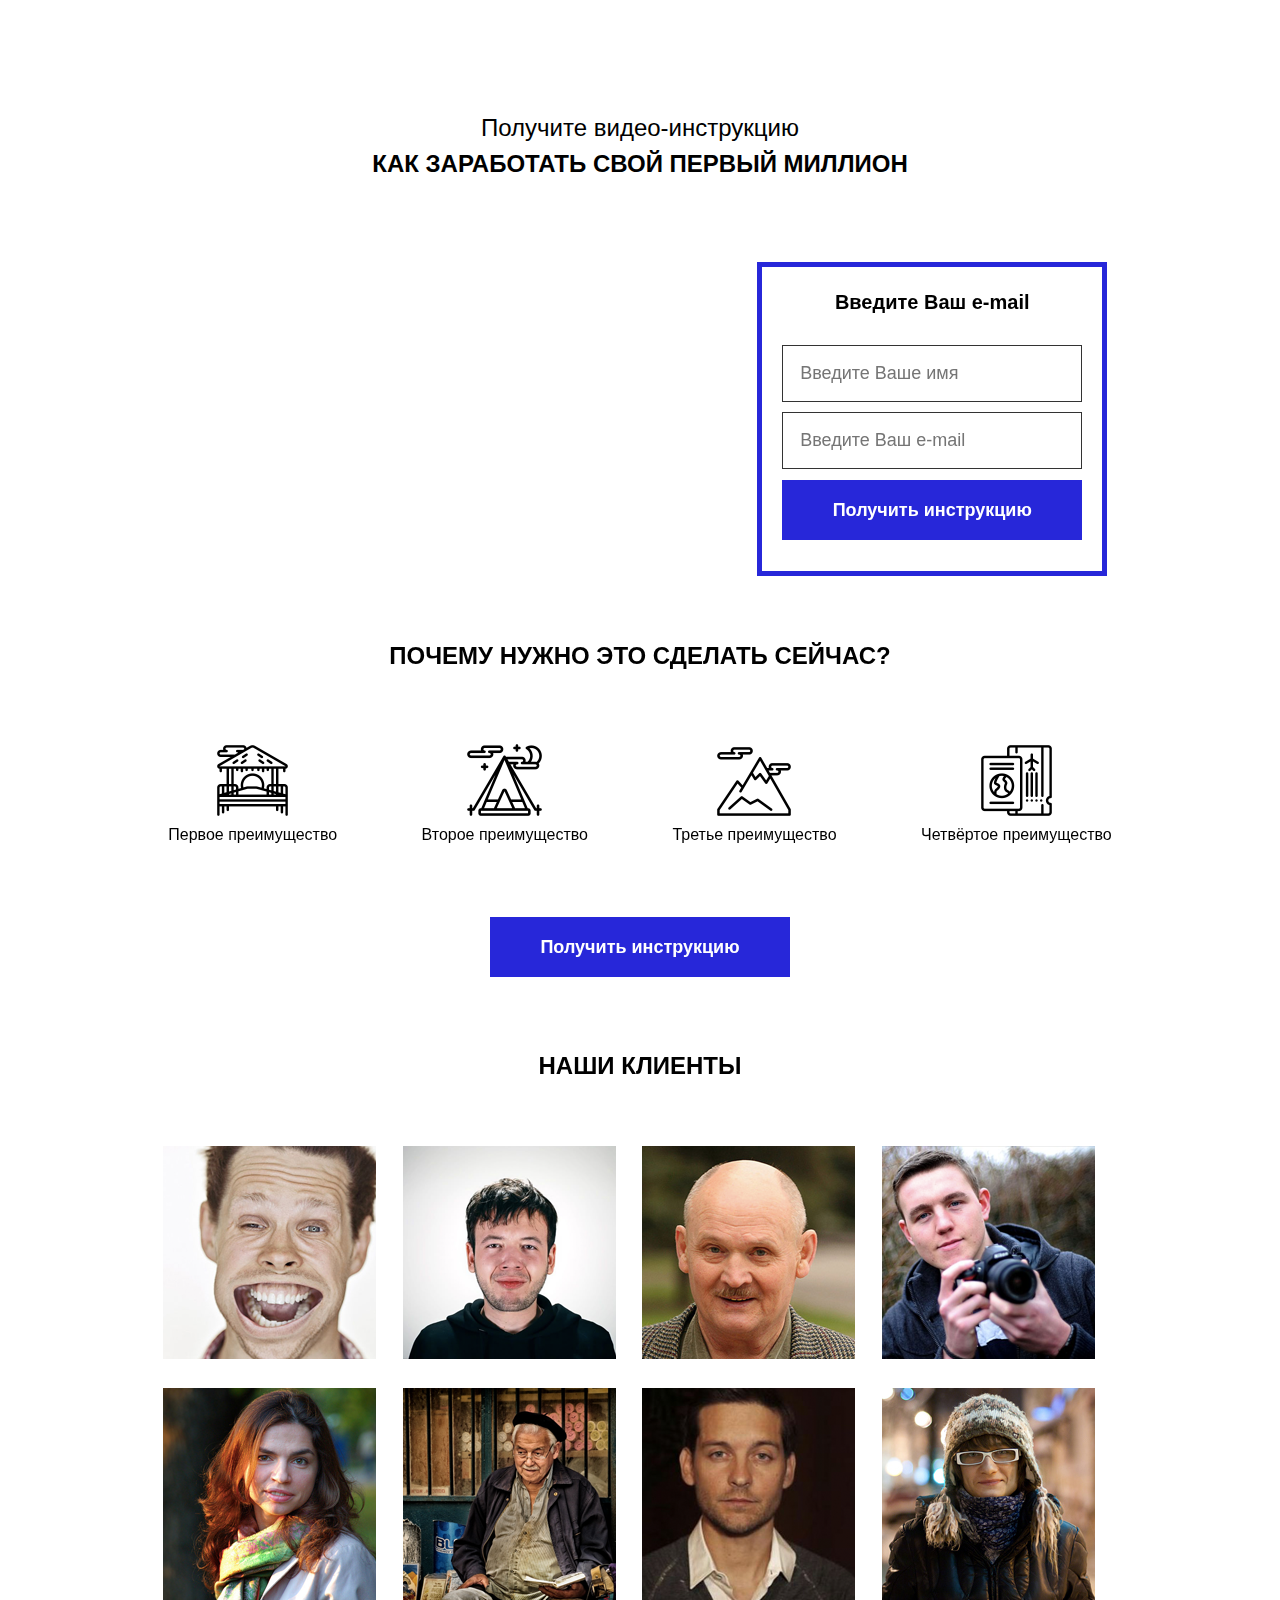
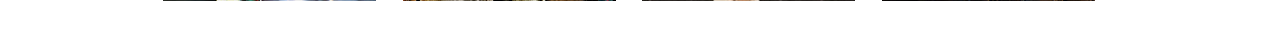
<file: урок-3/src/index.html>
<!DOCTYPE html>
<html lang="en">
<head>
	<meta charset="UTF-8">
	<meta name="viewport" content="width=device-width, initial-scale=1.0">
	<title>My First Site</title>
	<link rel="stylesheet" href="css/reset.css">
	<link rel="stylesheet" href="css/style.css">
</head>
<body>
	<div class="section">
		<h1 class="header"><span>Получите видео-инструкцию</span><strong>Как заработать свой первый миллион</strong></h1>
		<div class="main">
			<div class="video">
				<iframe width="550" height="309" src="https://www.youtube.com/embed/ds3pVqO2SHk" frameborder="0" allow="accelerometer; autoplay; clipboard-write; encrypted-media; gyroscope; picture-in-picture" allowfullscreen>
				</iframe>
			</div>
			<div class="form">
				<form action="#">
					<p class="form-header">Введите Ваш e-mail</p>
					<input type="text" placeholder="Введите Ваше имя">
					<input type="text" placeholder="Введите Ваш e-mail">
					<button class="btn">Получить инструкцию</button>
				</form>
			</div>
		</div>
	</div>
	<div class="section">
		<h2 class="feature-header">Почему нужно это сделать сейчас?</h2>
		<div class="features">
			<div class="col">
				<img src="img/01.png" alt="Первое преимущество">
				<p>Первое преимущество</p>
			</div>
			<div class="col">
				<img src="img/02.png" alt="Второе преимущество">
				<p>Второе преимущество</p>
			</div>
			<div class="col">
				<img src="img/03.png" alt="Третье преимущество">
				<p>Третье преимущество</p>
			</div>
			<div class="col">
				<img src="img/04.png" alt="Четвёртое преимущество">
				<p>Четвёртое преимущество</p>
			</div>
		</div>
		<button class="btn ">Получить инструкцию</button>
	</div>
	<div class="section">
		<h2 class="clients-header">Наши клиенты</h2>
		<div class="galery">
			<div class="row">
			 <img src="img/clients/8.png" alt="Архип">
			 <img src="img/clients/9.png" alt="Борис">
			 <img src="img/clients/10.png" alt="Виталий">
			 <img src="img/clients/11.png" alt="Геннадий">
			</div>
			<div class="row">
				<img src="img/clients/12.png" alt="Дмитрий">
			 <img src="img/clients/13.png" alt="Евгений">
			 <img src="img/clients/14.png" alt="Жорж">
			 <img src="img/clients/15.jpg" alt="Захар">
			</div>
		</div>
	</div>
</body>
</html>
</file>
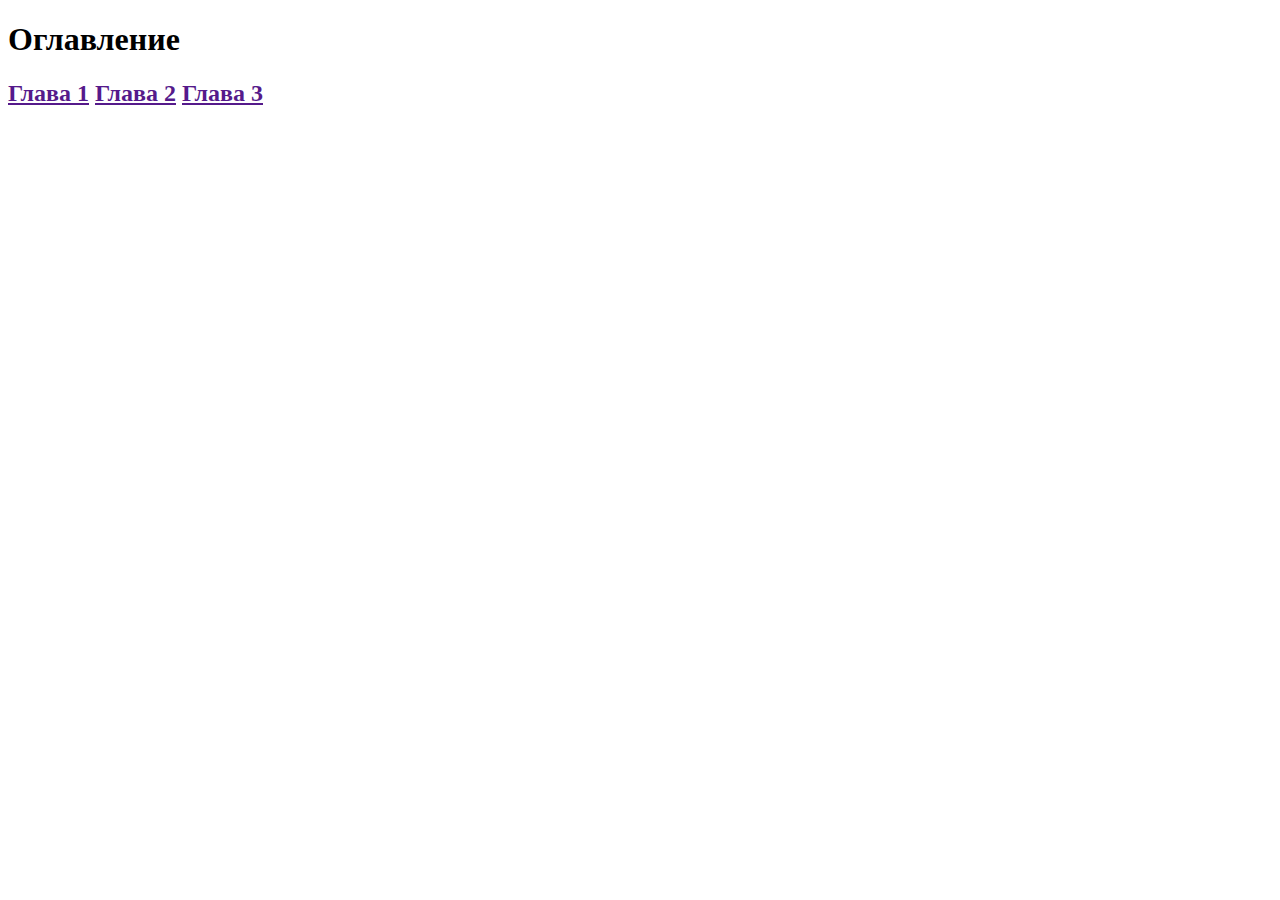
<file: урок-4/src/index.html>
<!DOCTYPE html>
<html lang="en">
<head>	<meta charset="UTF-8">
	<title>Оглавление</title>
</head>
<body>
	<h1>Оглавление</h1>
<h2>
	<a href="">Глава 1</a>
	<a href="">Глава 2</a>
	<a href="">Глава 3</a>
</h2>
</body>
</html>
</file>
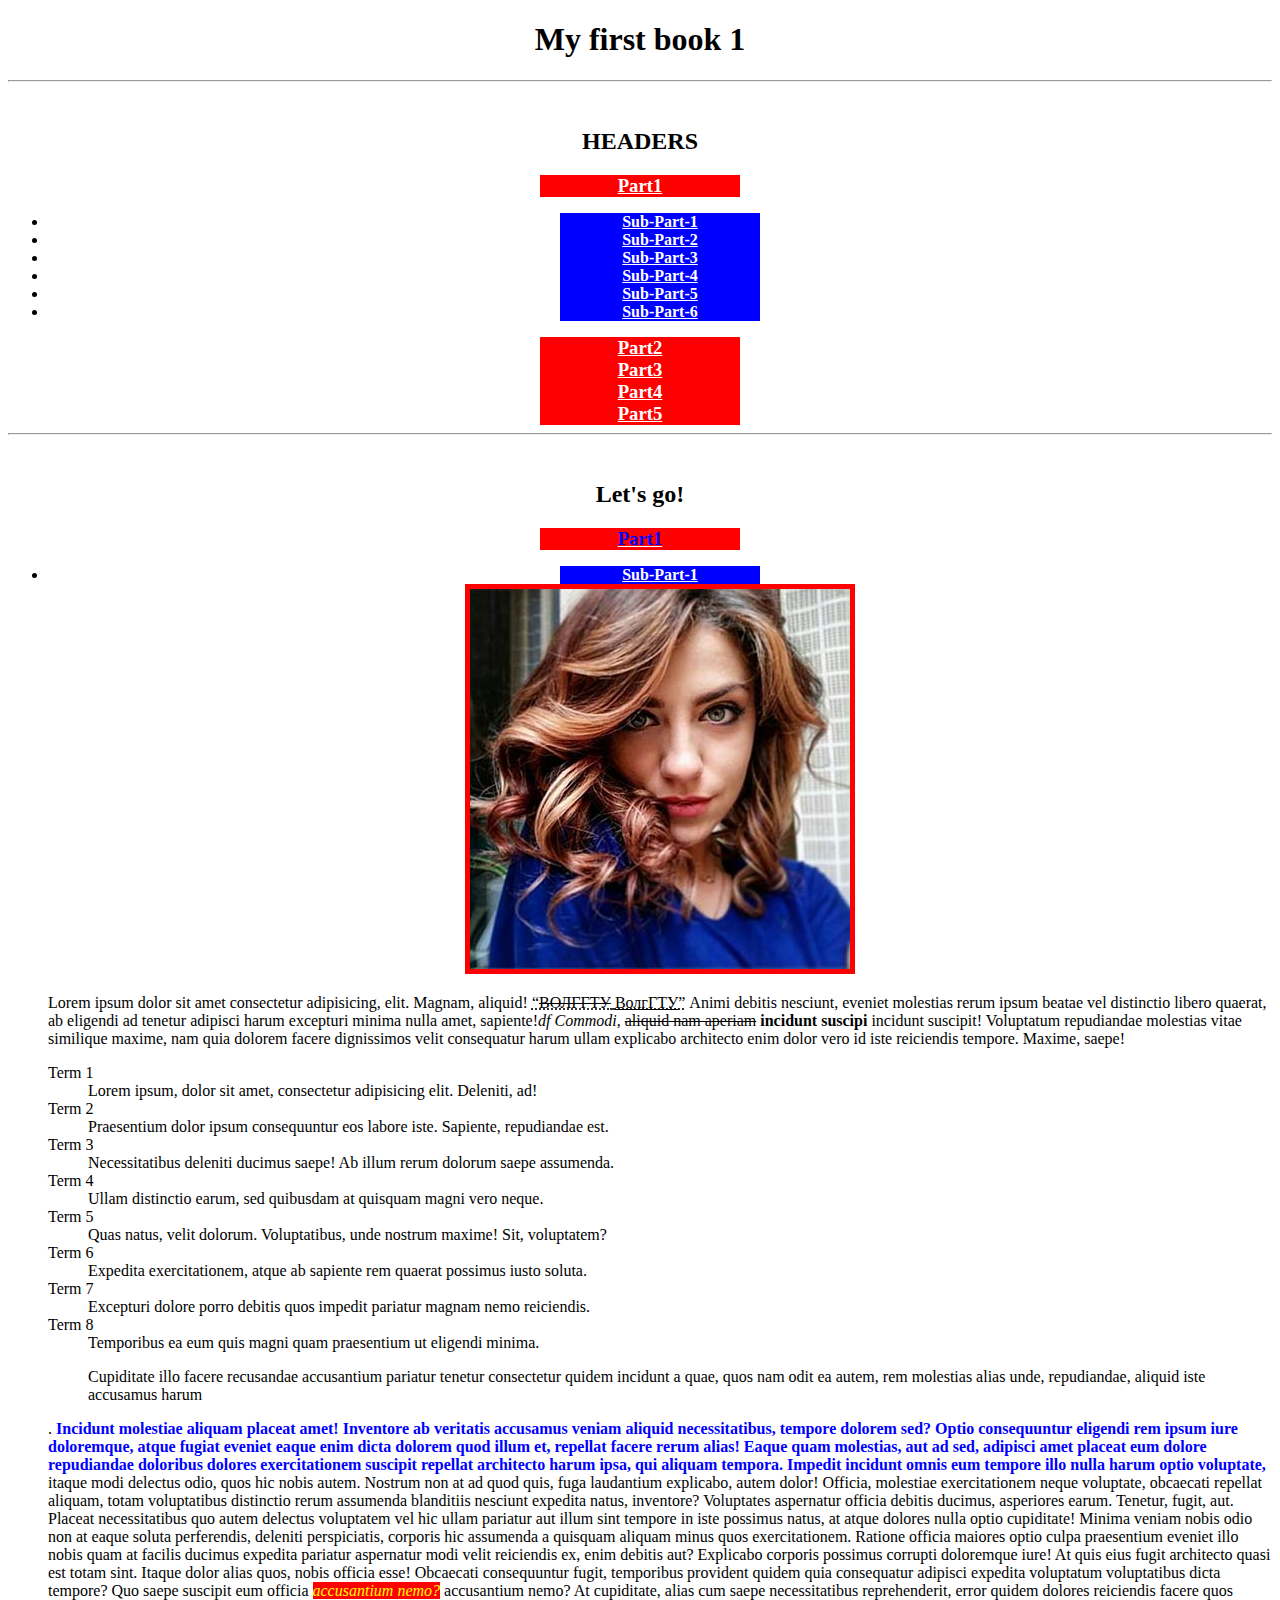
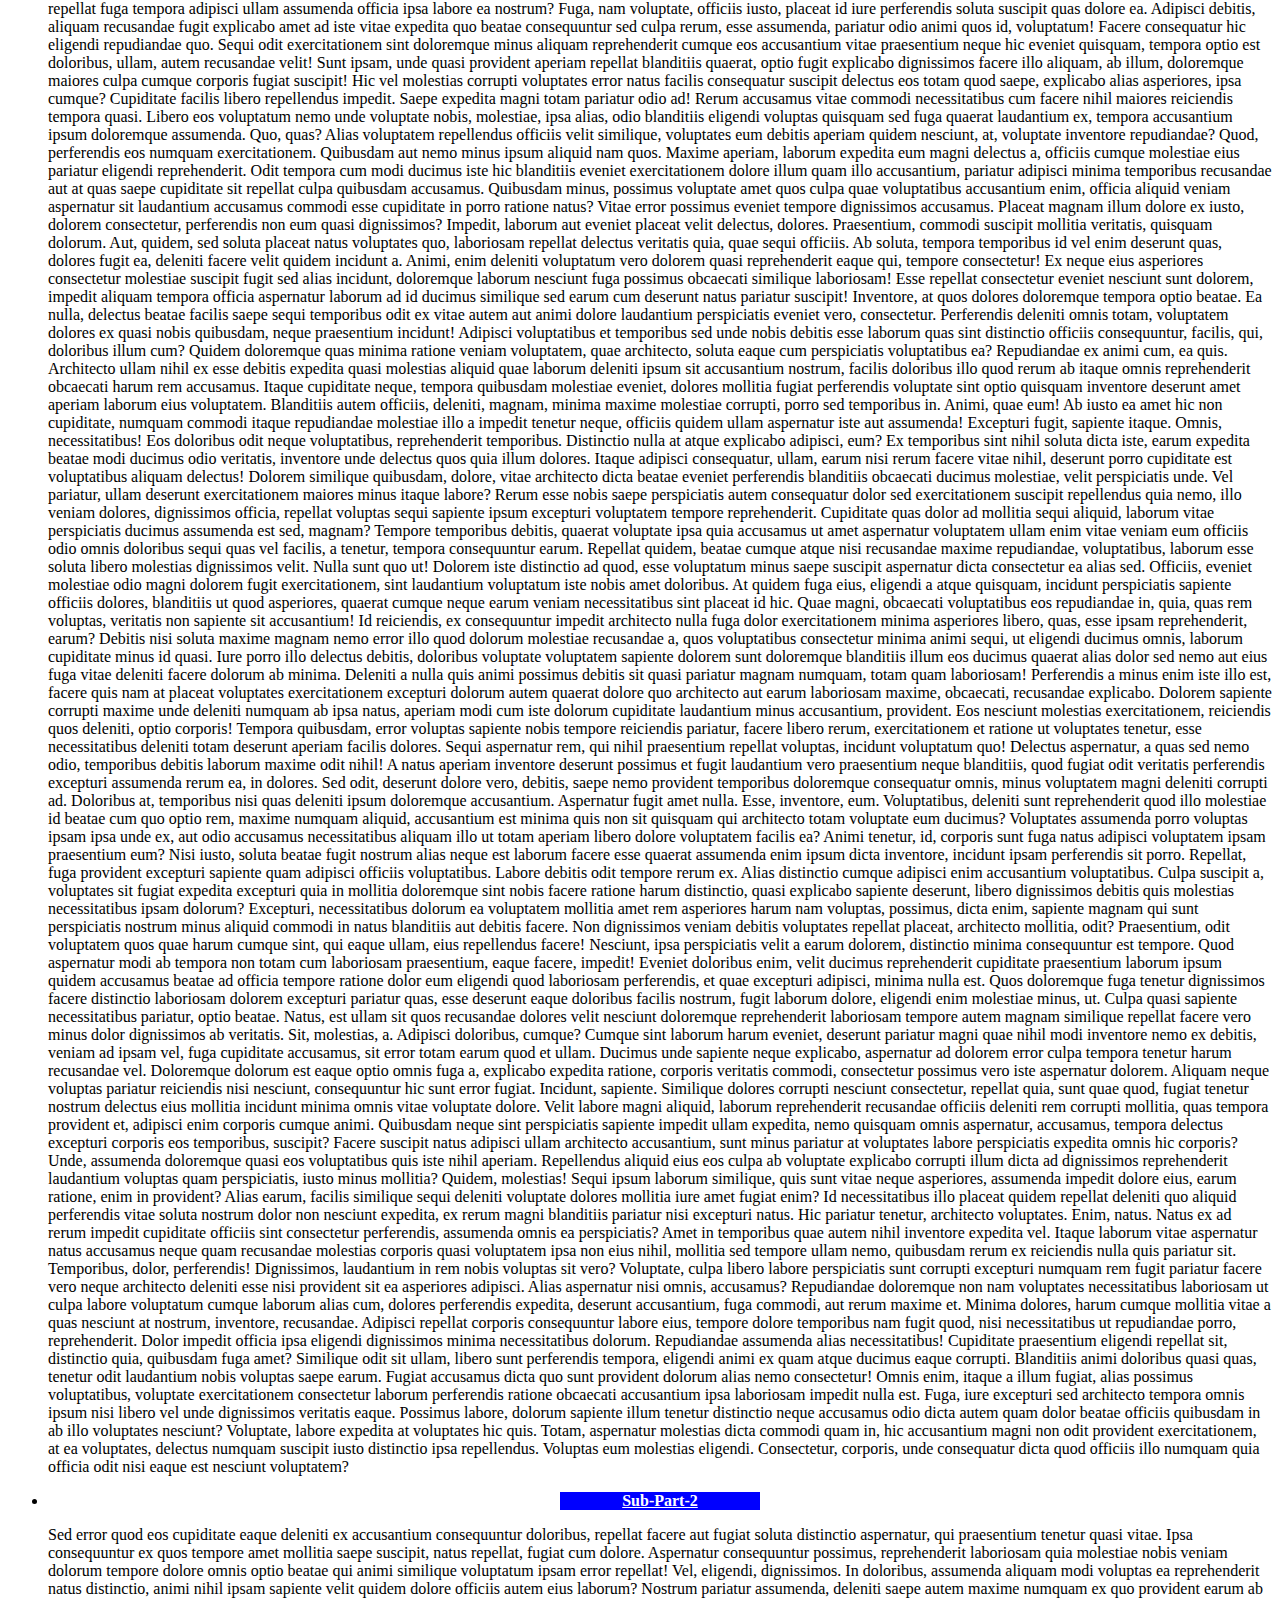
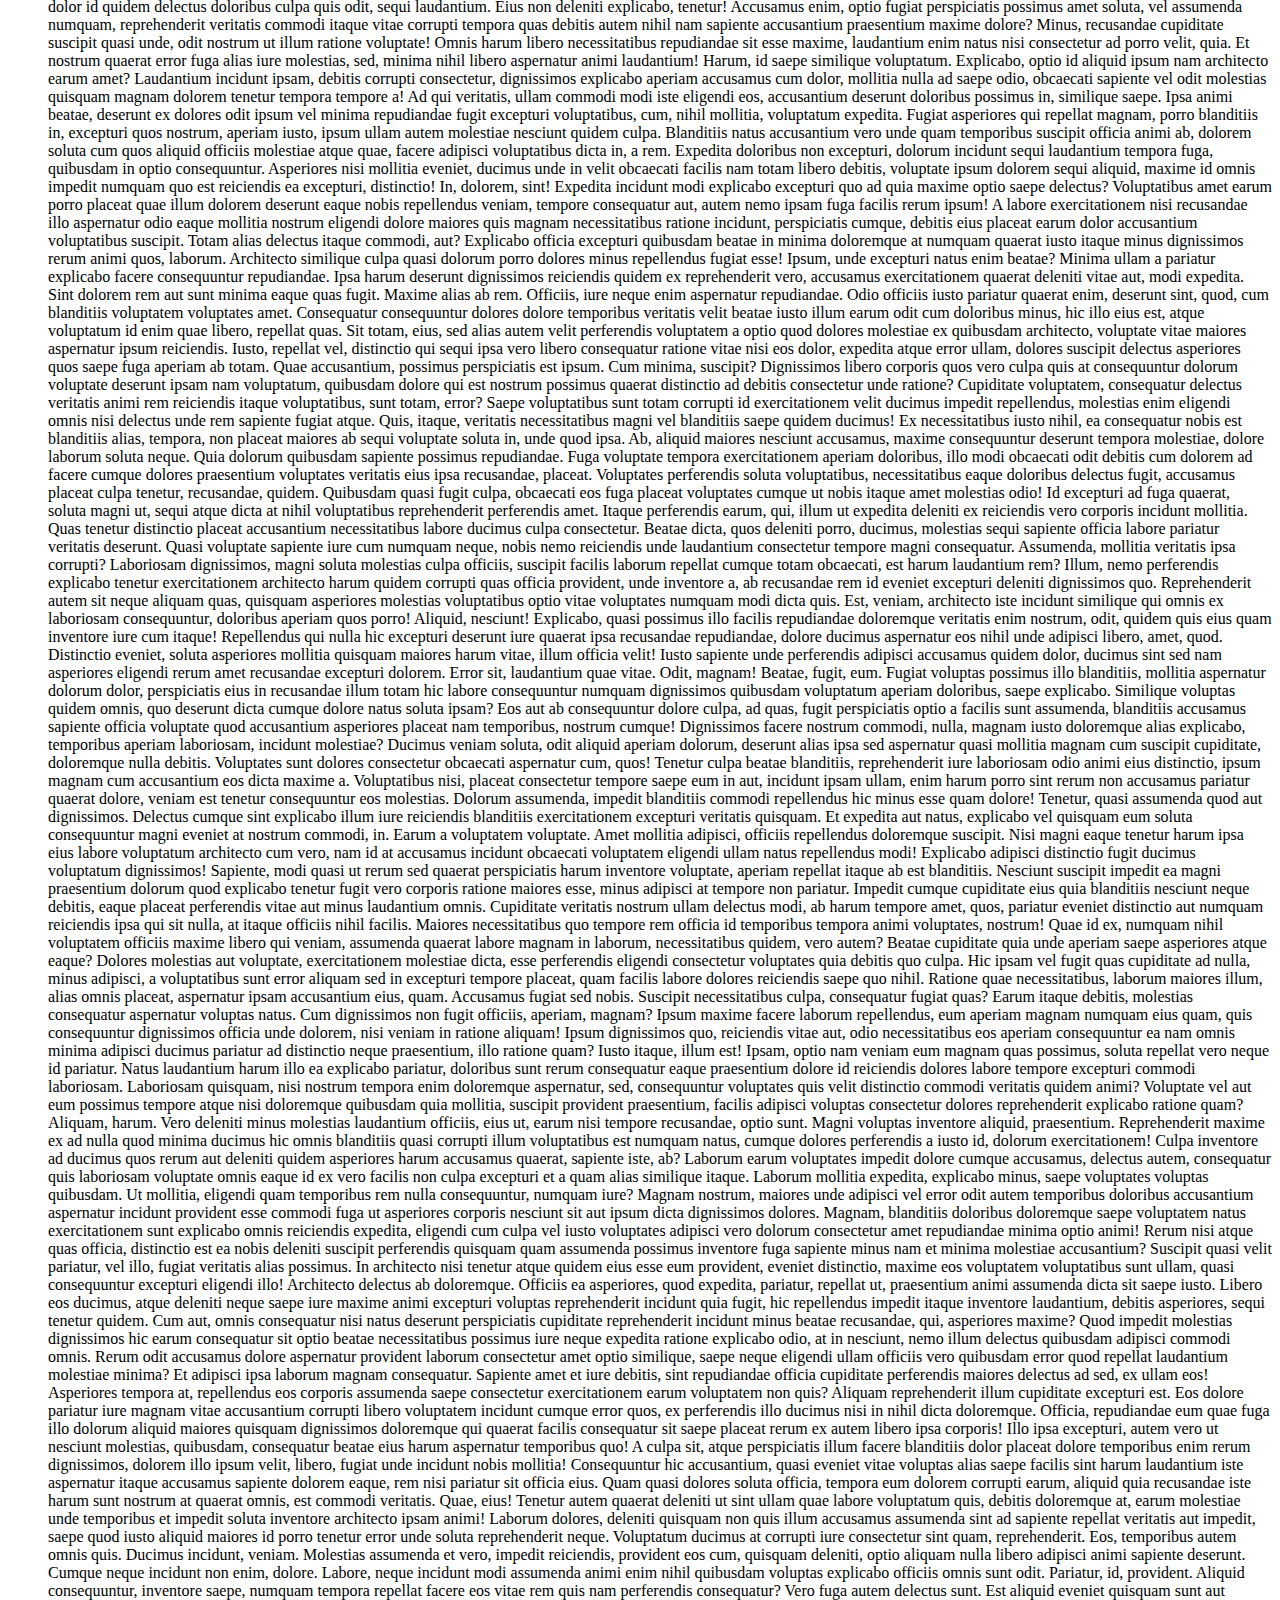
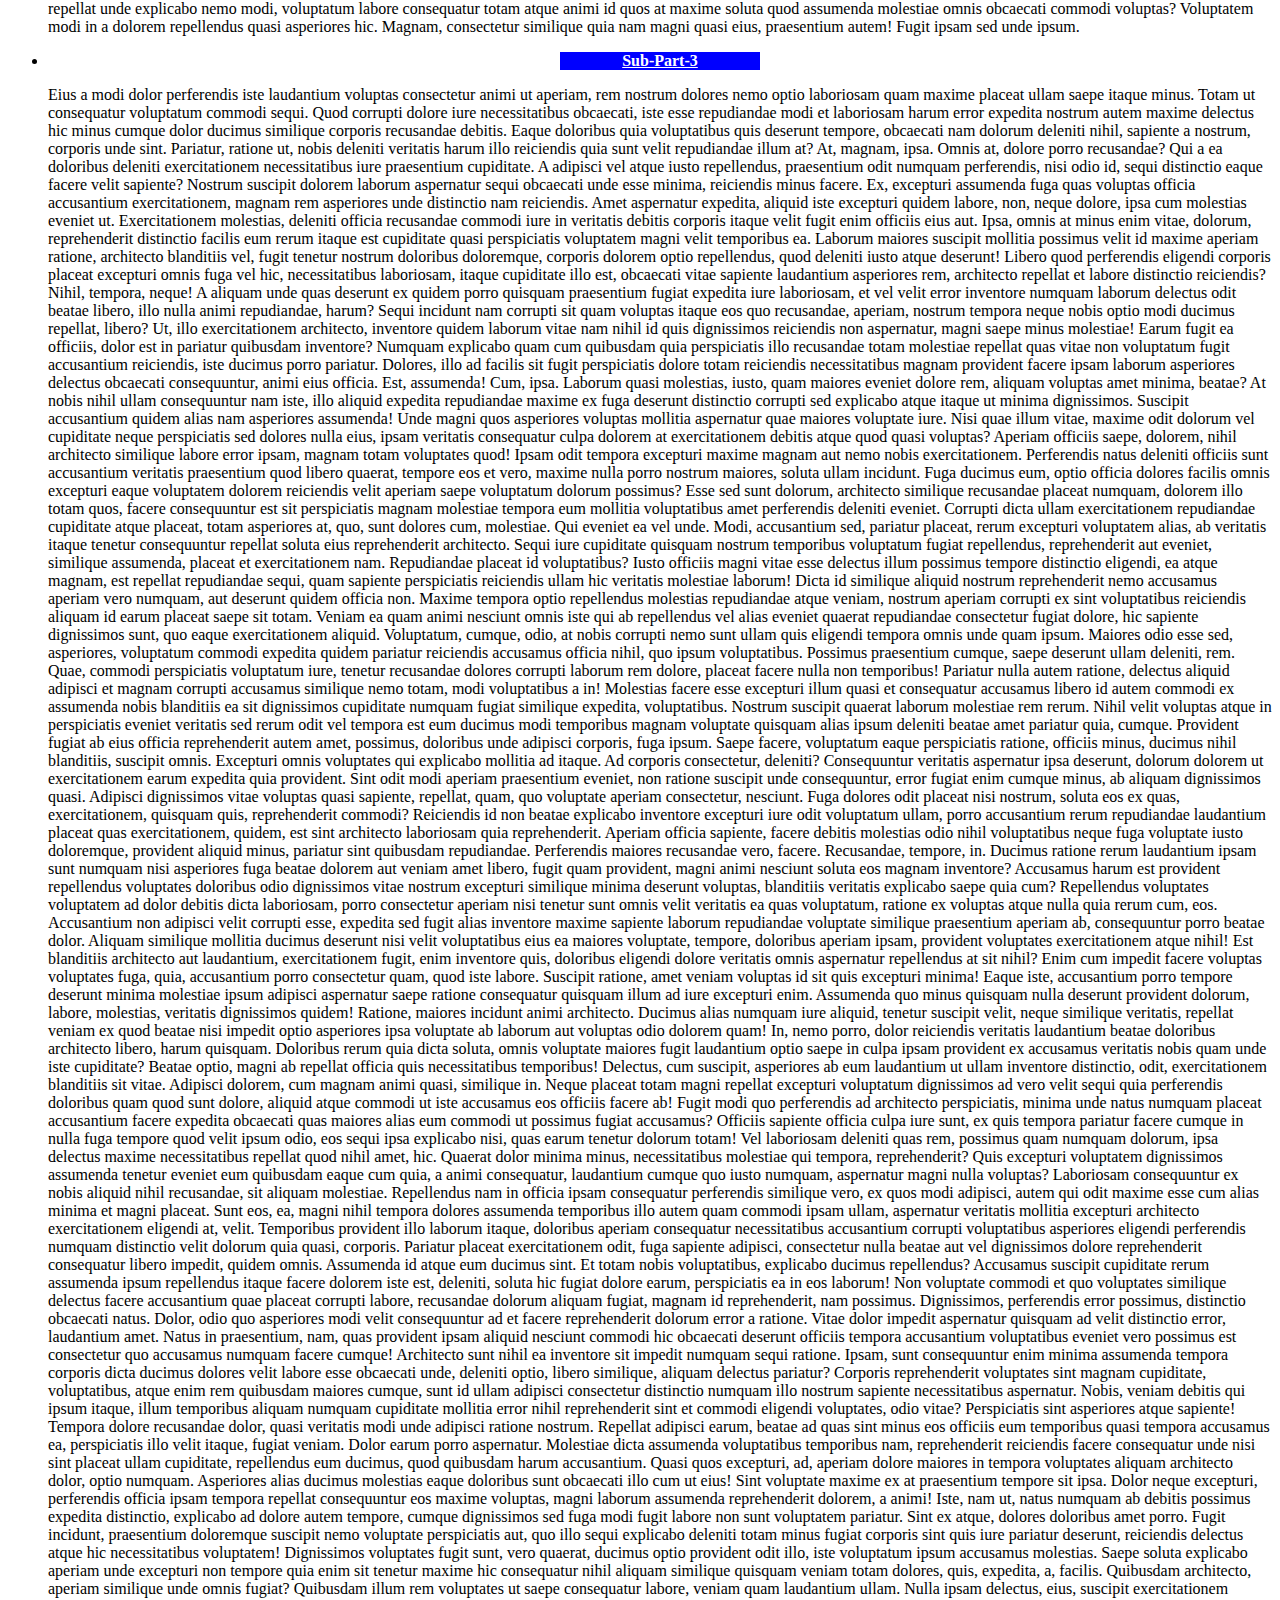
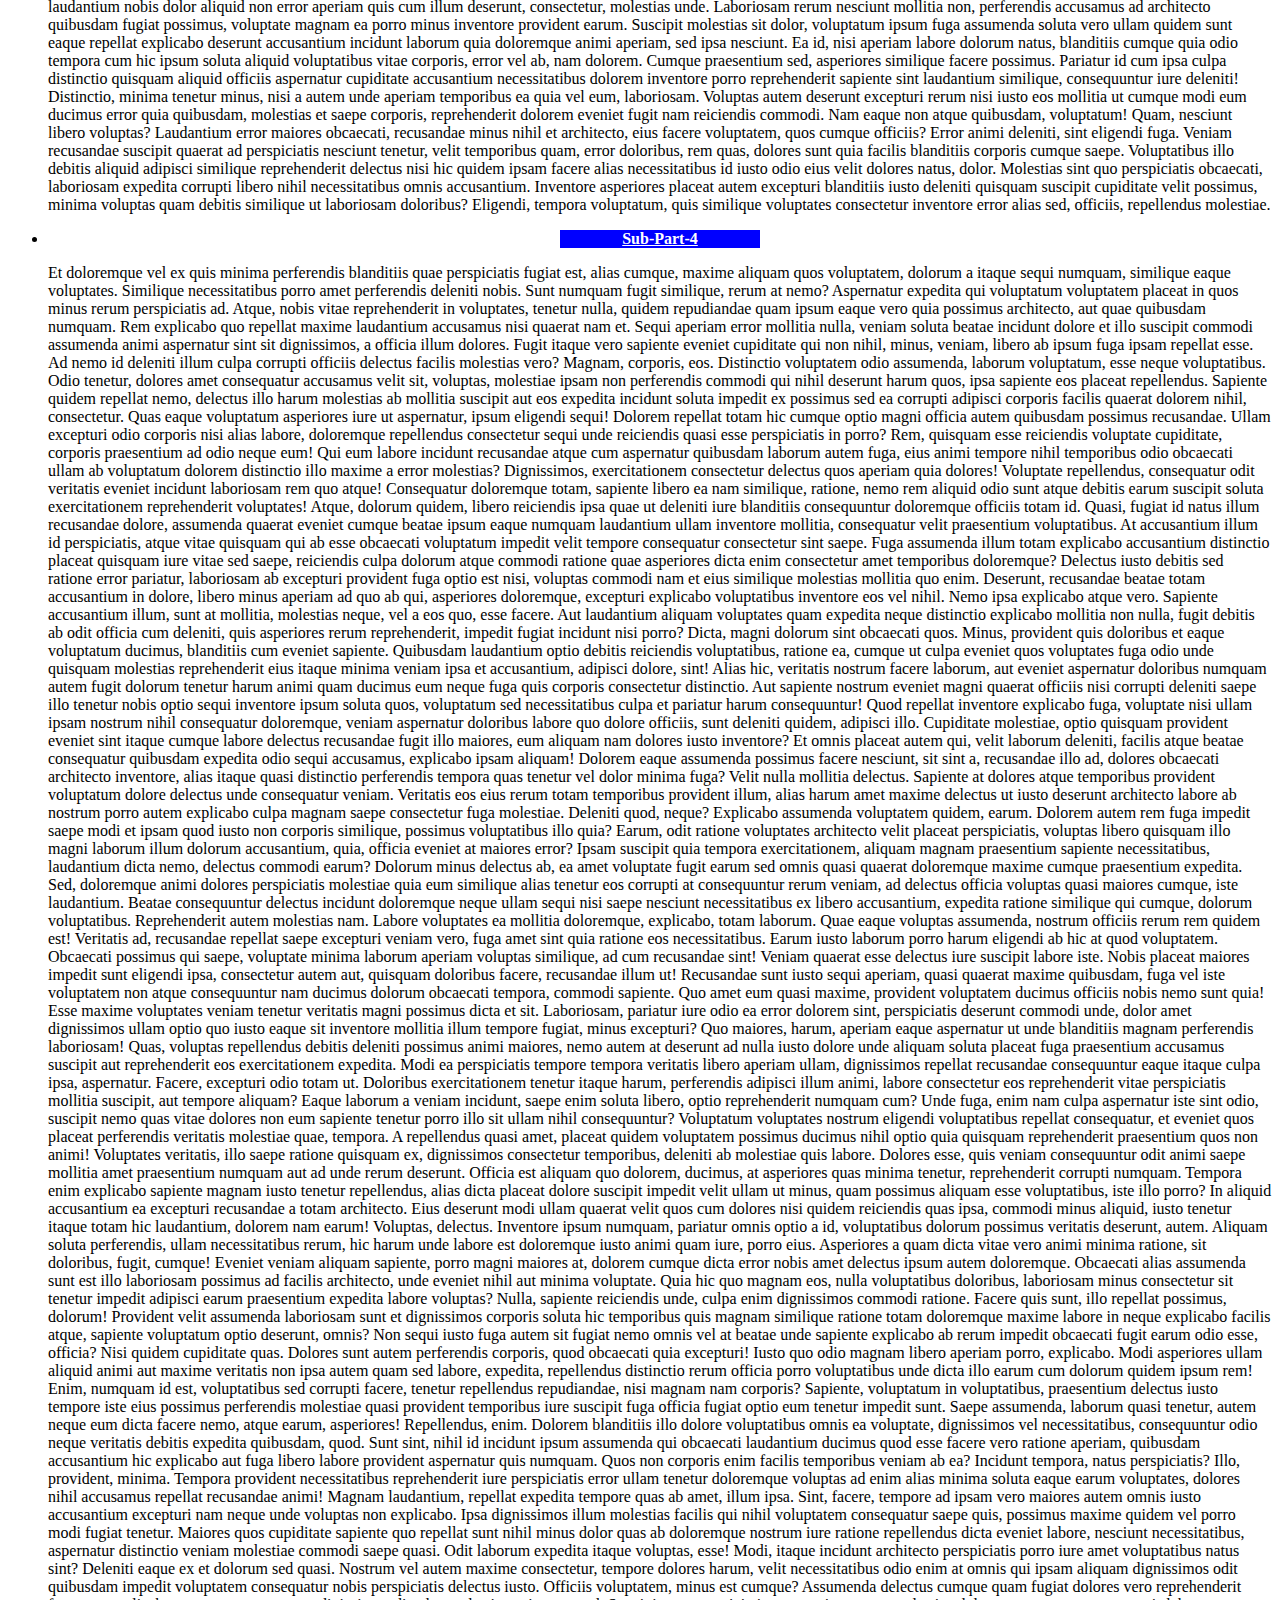
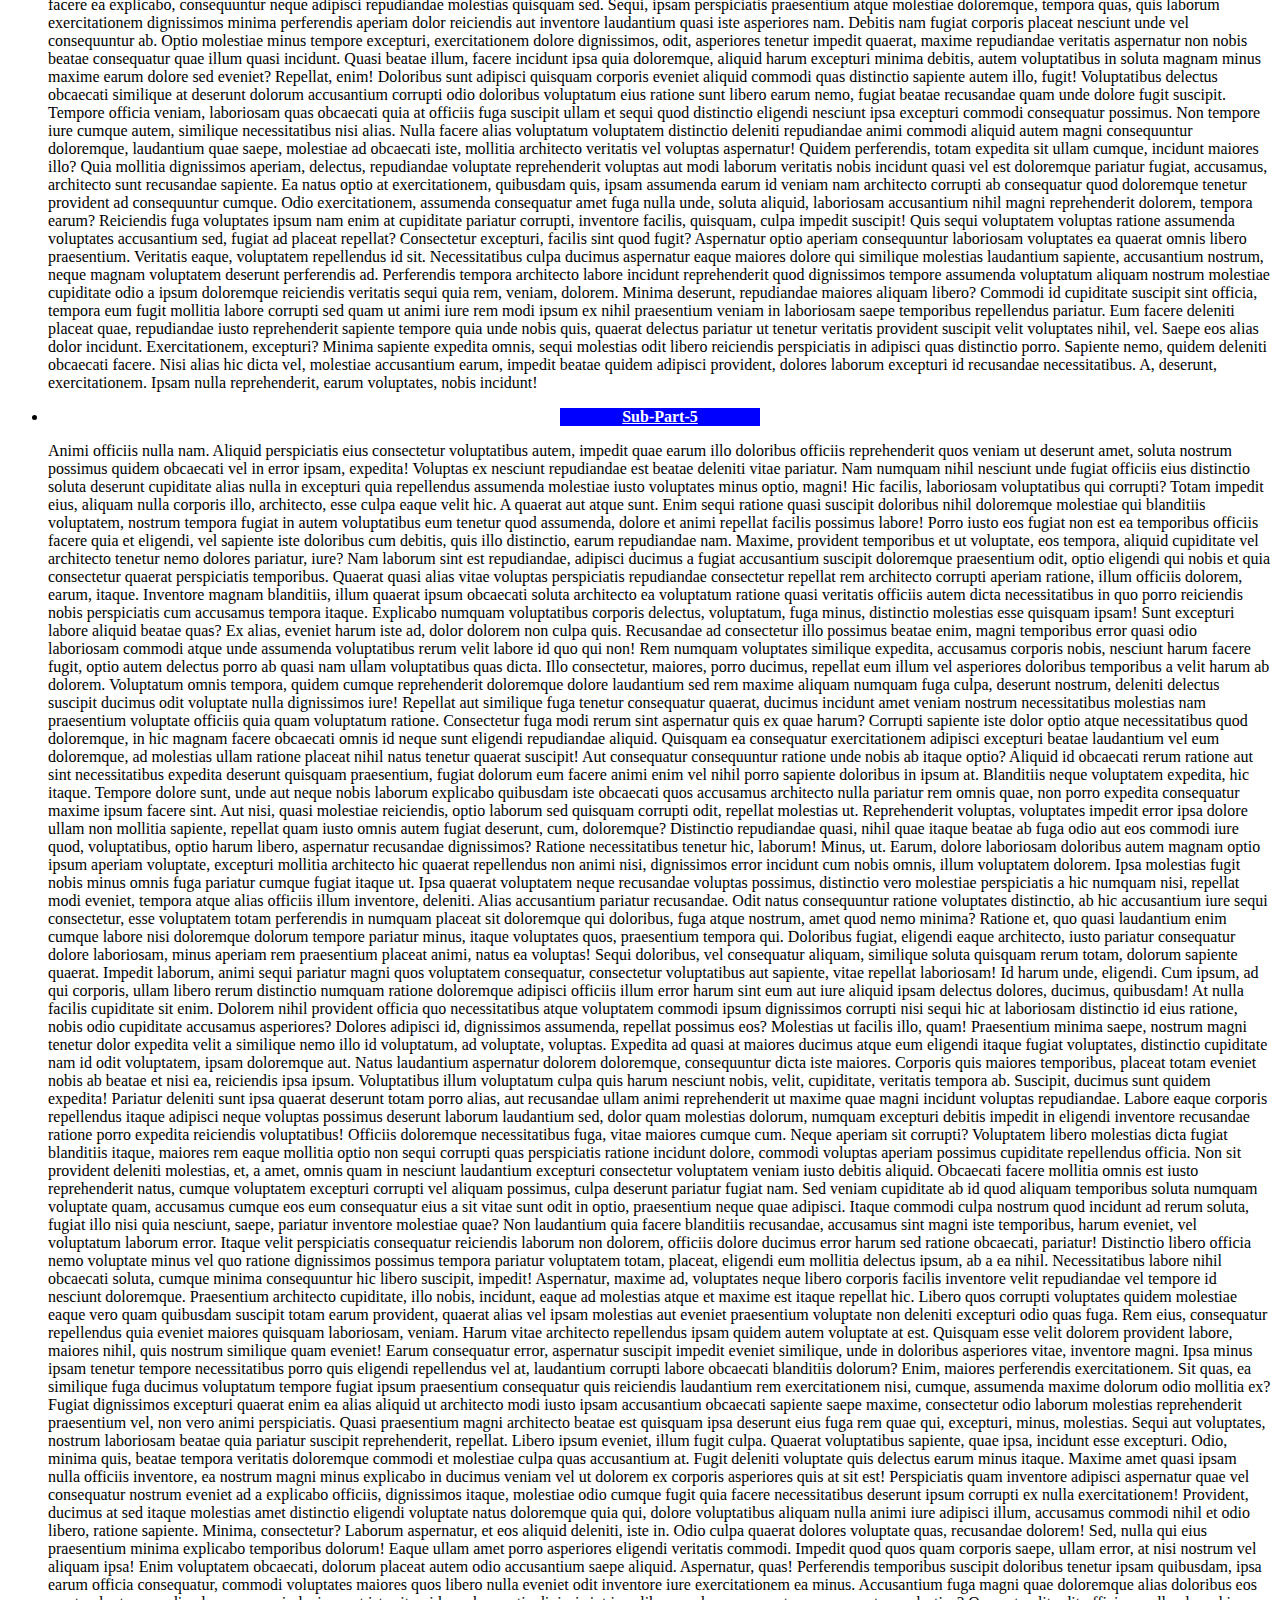
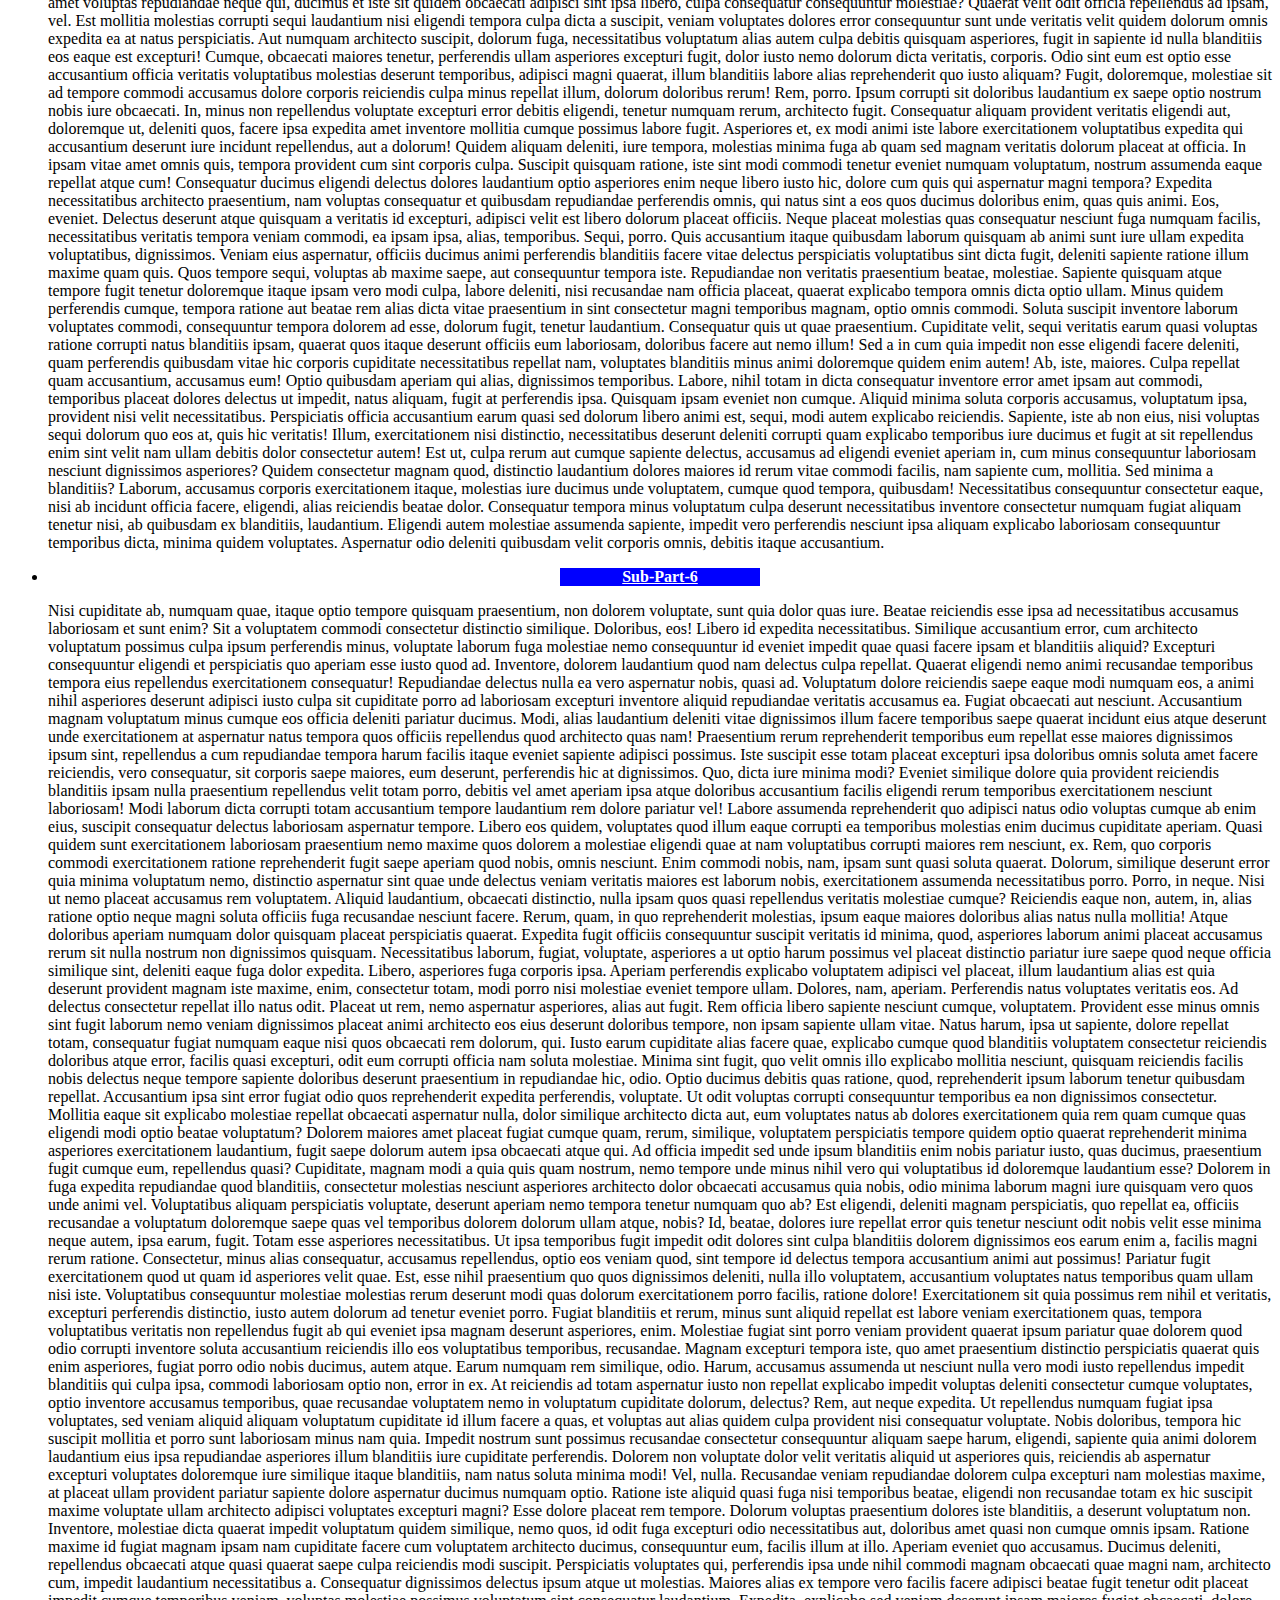
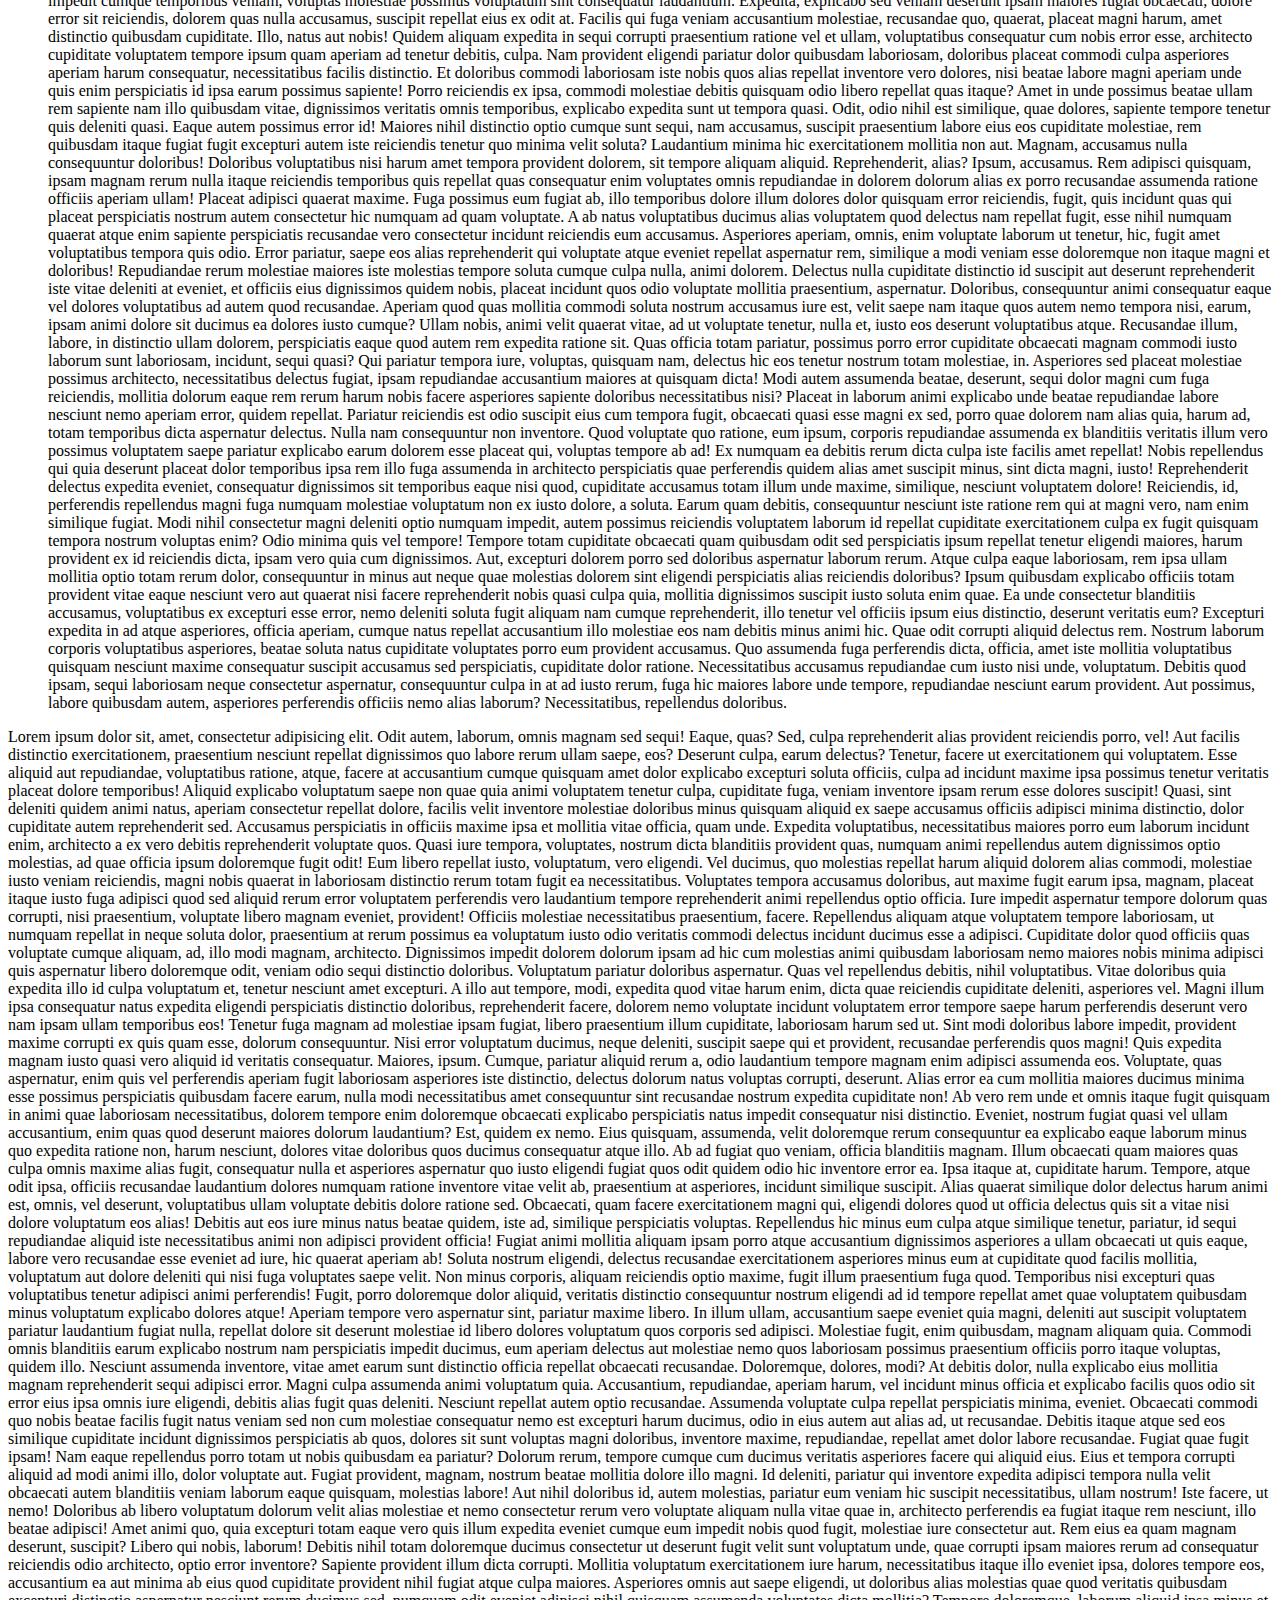
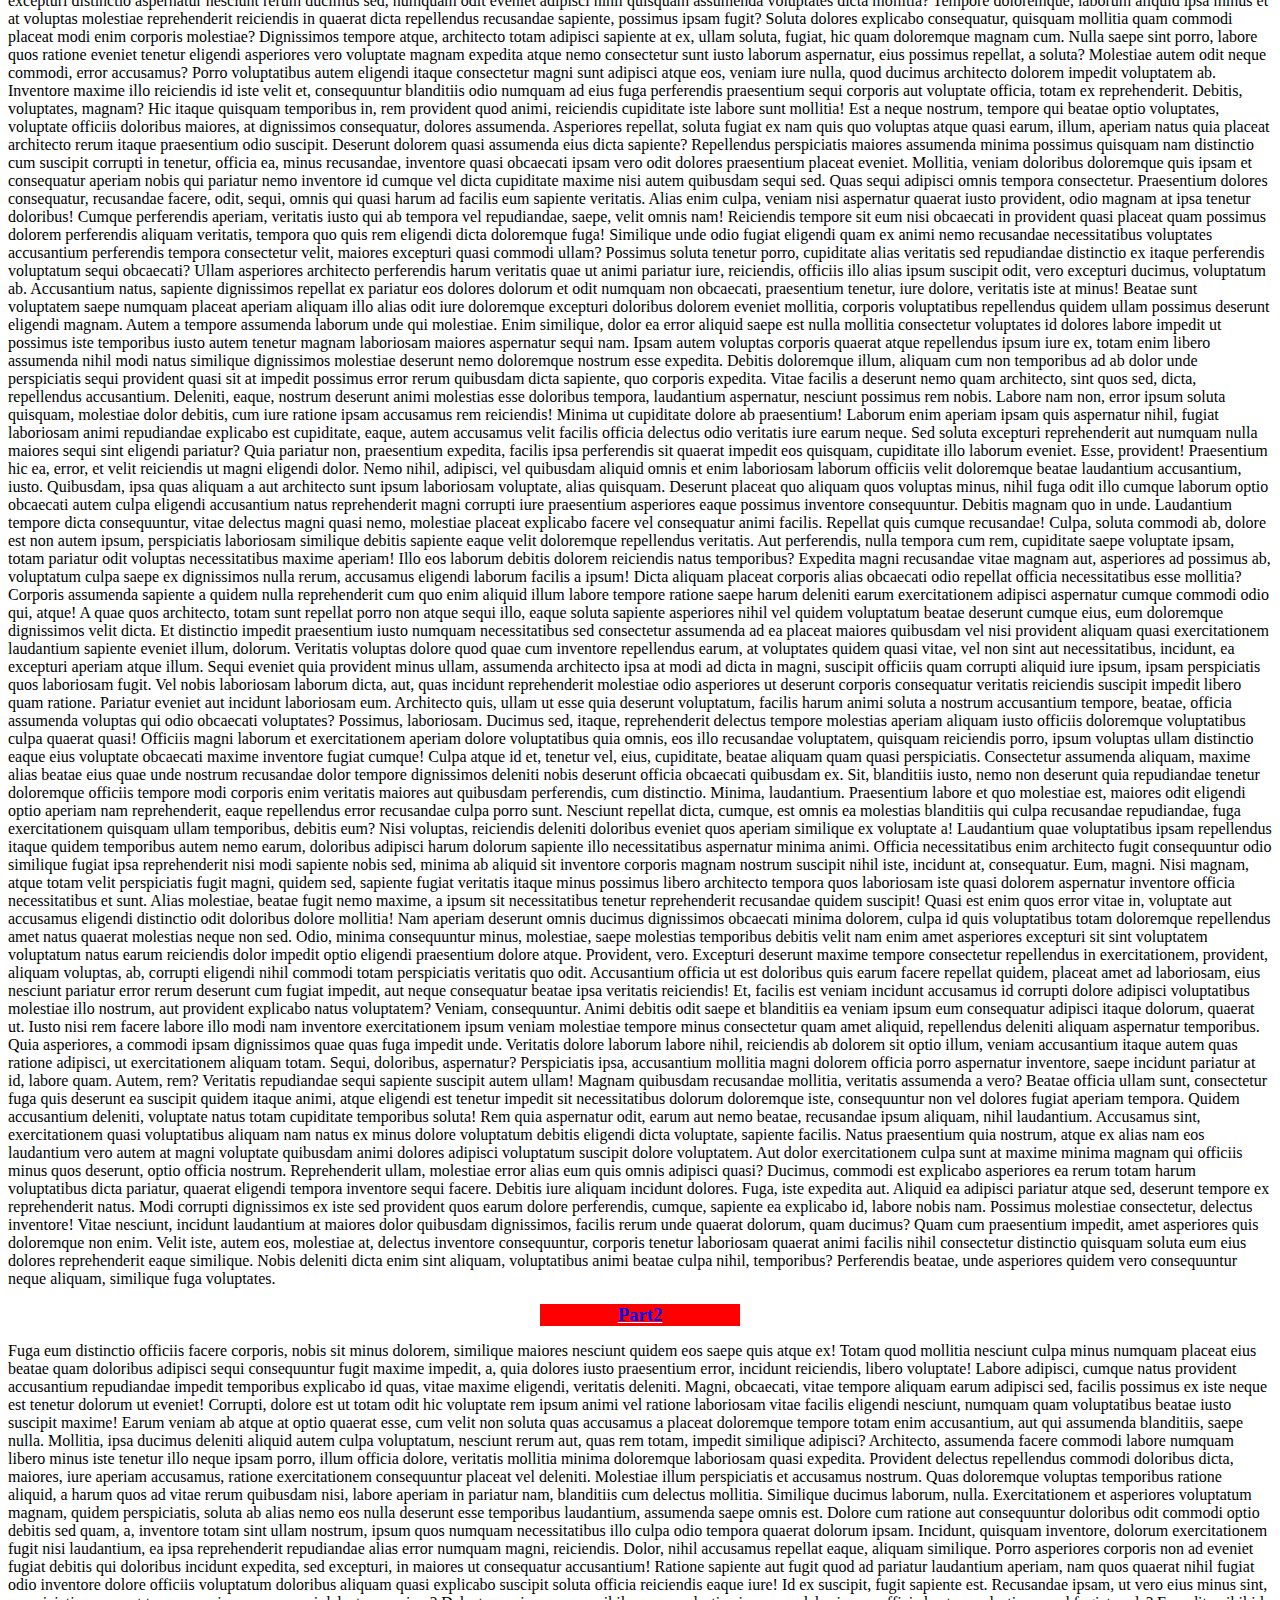
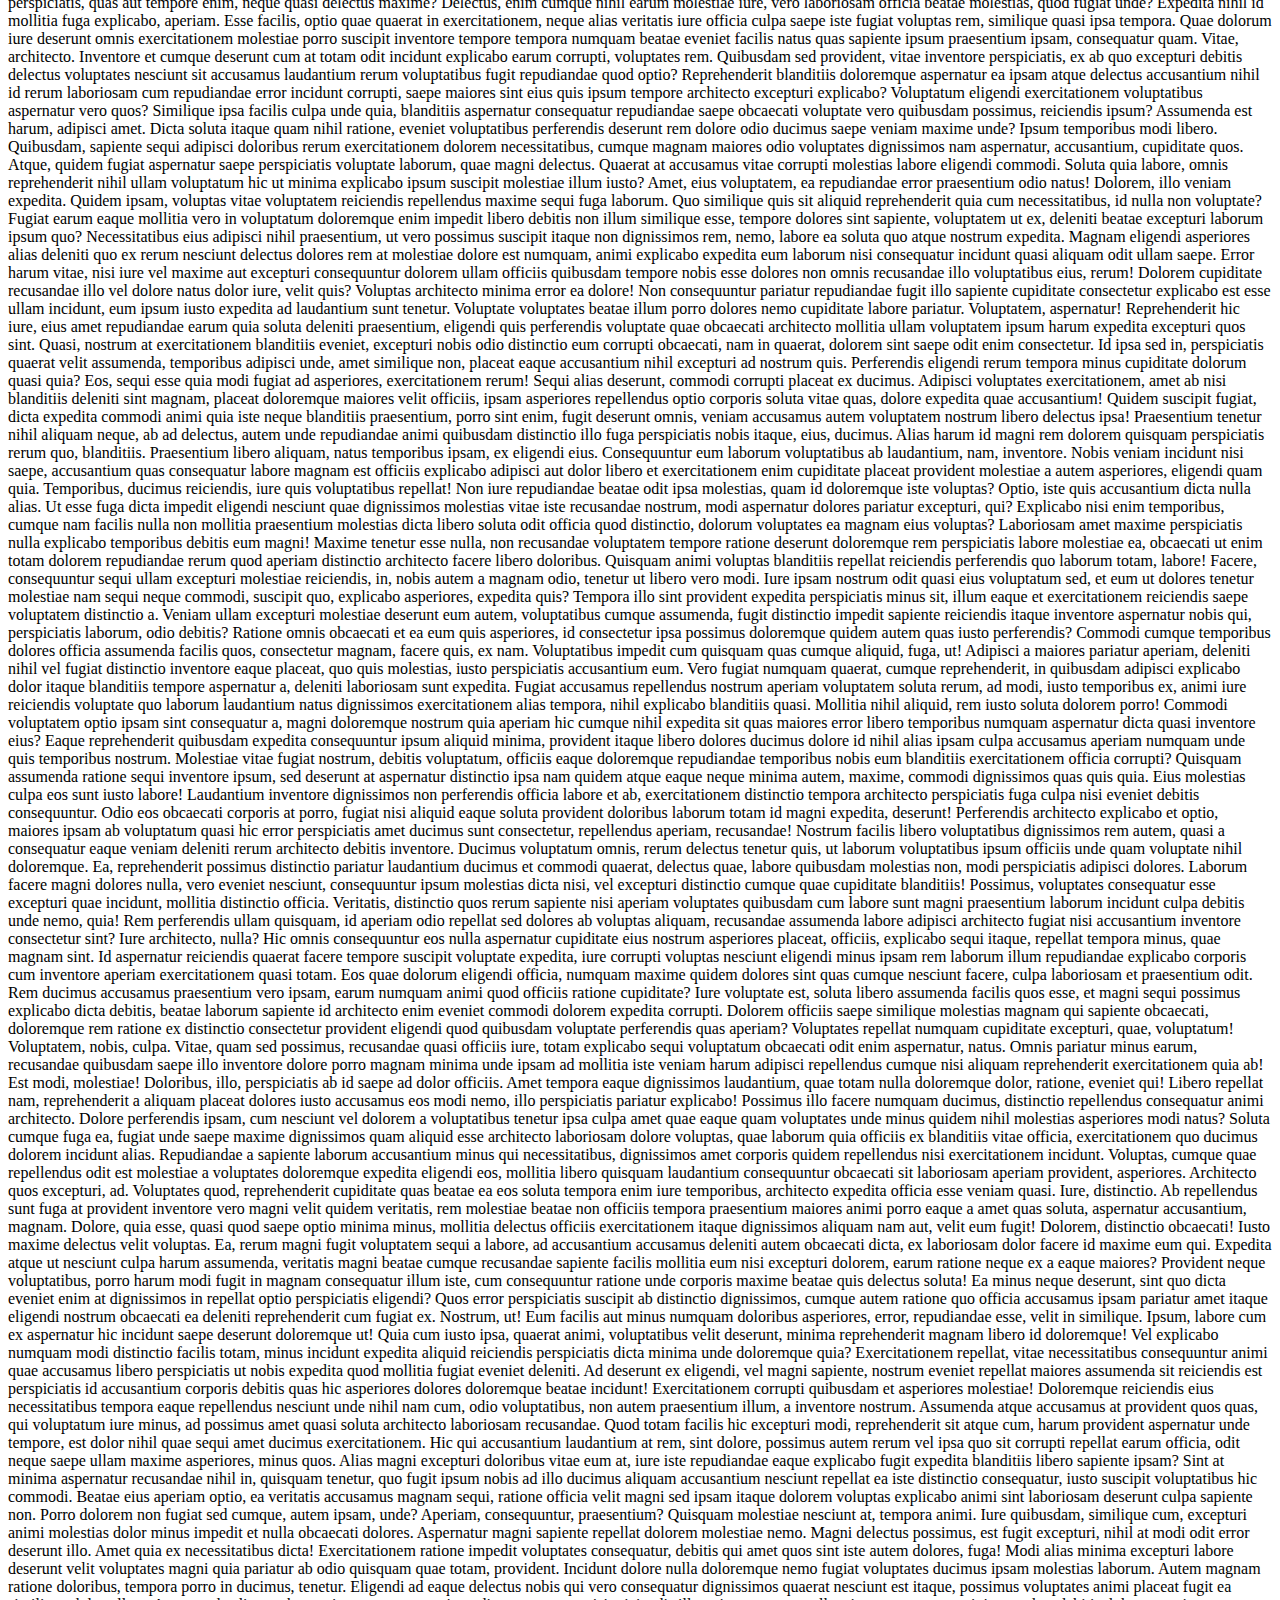
<file: урок-7/src/index.html>
<!DOCTYPE html>
<html lang="en">
<head>
	<meta charset="UTF-8">
	<meta name="viewport" content="width=device-width, initial-scale=1.0">
	<title>Document</title>
	<link rel="stylesheet" href="css/style.css">
</head>
<body>
		<h1>My first book 1</h1>
	<hr>
	<br>
	
	<h2>HEADERS</h2>
	<h3 id="header1"><a href="#Part1">Part1</a></h3>
	<ul>
		<li>
			<h4 id="subheader1"><a href="#Sub-Part1">Sub-Part-1</a></h4>
		</li>
		<li>
			<h4 id="subheader2"><a href="#Sub-Part2">Sub-Part-2</a></h4>
		</li>
		<li>
			<h4 id="subheader3"><a href="#Sub-Part3">Sub-Part-3</a></h4>
		</li>
		<li>
			<h4 id="subheader4"><a href="#Sub-Part4">Sub-Part-4</a></h4>
		</li>
		<li>
			<h4 id="subheader5"><a href="#Sub-Part5">Sub-Part-5</a></h4>
		</li>
		<li>
			<h4 id="subheader6"><a href="#Sub-Part6">Sub-Part-6</a></h4>
		</li>
	</ul>
	<h3 id="header2"><a href="#Part2">Part2</a></h3>
	<h3 id="header3"><a href="#Part3">Part3</a></h3>
	<h3 id="header4"><a href="#Part4">Part4</a></h3>
	<h3 id="header5"><a href="#Part5">Part5</a></h3>
	
	<hr>
	<br>
<h2>Let's go!</h2>
<h3 id="Part1"><a href="#header1"><span class="bold">Part1</span></a></h3>
	<ul>
		<li>
			<h4 id="Sub-Part1"><a href="#subheader1">Sub-Part-1</a></h4>
			<div class="img"><img src="img/Девушка Альфапарф.jpg"  alt="Девушка Альфапарф"></div><p>Lorem ipsum dolor sit amet consectetur adipisicing, elit. Magnam, aliquid! <abbr title="Волгоградский Государственный Технический Университет"><q cite="http://www.vstu.ru/"><del>ВОЛГГТУ</del> <ins>ВолгГТУ</ins></q></abbr> Animi debitis nesciunt, eveniet molestias rerum ipsum beatae vel distinctio libero quaerat, ab eligendi ad tenetur adipisci harum excepturi minima nulla amet, sapiente!<cite>df Commodi</cite>, <s>aliquid nam aperiam</s> <strong>incidunt suscipi</strong> incidunt suscipit! Voluptatum repudiandae molestias vitae similique maxime, nam quia dolorem facere dignissimos velit consequatur harum ullam explicabo architecto enim dolor vero id iste reiciendis tempore. Maxime, saepe!
				<dl>
					<dt>Term 1</dt>
					<dd>Lorem ipsum, dolor sit amet, consectetur adipisicing elit. Deleniti, ad!</dd>
					<dt>Term 2</dt>
					<dd>Praesentium dolor ipsum consequuntur eos labore iste. Sapiente, repudiandae est.</dd>
					<dt>Term 3</dt>
					<dd>Necessitatibus deleniti ducimus saepe! Ab illum rerum dolorum saepe assumenda.</dd>
					<dt>Term 4</dt>
					<dd>Ullam distinctio earum, sed quibusdam at quisquam magni vero neque.</dd>
					<dt>Term 5</dt>
					<dd>Quas natus, velit dolorum. Voluptatibus, unde nostrum maxime! Sit, voluptatem?</dd>
					<dt>Term 6</dt>
					<dd>Expedita exercitationem, atque ab sapiente rem quaerat possimus iusto soluta.</dd>
					<dt>Term 7</dt>
					<dd>Excepturi dolore porro debitis quos impedit pariatur magnam nemo reiciendis.</dd>
					<dt>Term 8</dt>
					<dd>Temporibus ea eum quis magni quam praesentium ut eligendi minima.</dd>
				</dl>

			 <blockquote>Cupiditate illo facere recusandae accusantium pariatur tenetur consectetur quidem incidunt a quae, quos nam odit ea autem, rem molestias alias unde, repudiandae, aliquid iste accusamus harum</blockquote>. <span class="bold">Incidunt molestiae aliquam placeat amet! Inventore ab veritatis accusamus veniam aliquid necessitatibus, tempore dolorem sed? Optio consequuntur eligendi rem ipsum iure doloremque, atque fugiat eveniet eaque enim dicta dolorem quod illum et, repellat facere rerum alias! Eaque quam molestias, aut ad sed, adipisci amet placeat eum dolore repudiandae doloribus dolores exercitationem suscipit repellat architecto harum ipsa, qui aliquam tempora. Impedit incidunt omnis eum tempore illo nulla harum optio voluptate,</span> itaque modi delectus odio, quos hic nobis autem. Nostrum non at ad quod quis, fuga laudantium explicabo, autem dolor! Officia, molestiae exercitationem neque voluptate, obcaecati repellat aliquam, totam voluptatibus distinctio rerum assumenda blanditiis nesciunt expedita natus, inventore? Voluptates aspernatur officia debitis ducimus, asperiores earum. Tenetur, fugit, aut. Placeat necessitatibus quo autem delectus voluptatem vel hic ullam pariatur aut illum sint tempore in iste possimus natus, at atque dolores nulla optio cupiditate! Minima veniam nobis odio non at eaque soluta perferendis, deleniti perspiciatis, corporis hic assumenda a quisquam aliquam minus quos exercitationem. Ratione officia maiores optio culpa praesentium eveniet illo nobis quam at facilis ducimus expedita pariatur aspernatur modi velit reiciendis ex, enim debitis aut? Explicabo corporis possimus corrupti doloremque iure! At quis eius fugit architecto quasi est totam sint. Itaque dolor alias quos, nobis officia esse! Obcaecati consequuntur fugit, temporibus provident quidem quia consequatur adipisci expedita voluptatum voluptatibus dicta tempore? Quo saepe suscipit eum officia <span class="coursive">accusantium nemo?</span> accusantium nemo? At cupiditate, alias cum saepe necessitatibus reprehenderit, error quidem dolores reiciendis facere quos repellat fuga tempora adipisci ullam assumenda officia ipsa labore ea nostrum? Fuga, nam voluptate, officiis iusto, placeat id iure perferendis soluta suscipit quas dolore ea. Adipisci debitis, aliquam recusandae fugit explicabo amet ad iste vitae expedita quo beatae consequuntur sed culpa rerum, esse assumenda, pariatur odio animi quos id, voluptatum! Facere consequatur hic eligendi repudiandae quo. Sequi odit exercitationem sint doloremque minus aliquam reprehenderit cumque eos accusantium vitae praesentium neque hic eveniet quisquam, tempora optio est doloribus, ullam, autem recusandae velit! Sunt ipsam, unde quasi provident aperiam repellat blanditiis quaerat, optio fugit explicabo dignissimos facere illo aliquam, ab illum, doloremque maiores culpa cumque corporis fugiat suscipit! Hic vel molestias corrupti voluptates error natus facilis consequatur suscipit delectus eos totam quod saepe, explicabo alias asperiores, ipsa cumque? Cupiditate facilis libero repellendus impedit. Saepe expedita magni totam pariatur odio ad! Rerum accusamus vitae commodi necessitatibus cum facere nihil maiores reiciendis tempora quasi. Libero eos voluptatum nemo unde voluptate nobis, molestiae, ipsa alias, odio blanditiis eligendi voluptas quisquam sed fuga quaerat laudantium ex, tempora accusantium ipsum doloremque assumenda. Quo, quas? Alias voluptatem repellendus officiis velit similique, voluptates eum debitis aperiam quidem nesciunt, at, voluptate inventore repudiandae? Quod, perferendis eos numquam exercitationem. Quibusdam aut nemo minus ipsum aliquid nam quos. Maxime aperiam, laborum expedita eum magni delectus a, officiis cumque molestiae eius pariatur eligendi reprehenderit. Odit tempora cum modi ducimus iste hic blanditiis eveniet exercitationem dolore illum quam illo accusantium, pariatur adipisci minima temporibus recusandae aut at quas saepe cupiditate sit repellat culpa quibusdam accusamus. Quibusdam minus, possimus voluptate amet quos culpa quae voluptatibus accusantium enim, officia aliquid veniam aspernatur sit laudantium accusamus commodi esse cupiditate in porro ratione natus? Vitae error possimus eveniet tempore dignissimos accusamus. Placeat magnam illum dolore ex iusto, dolorem consectetur, perferendis non eum quasi dignissimos? Impedit, laborum aut eveniet placeat velit delectus, dolores. Praesentium, commodi suscipit mollitia veritatis, quisquam dolorum. Aut, quidem, sed soluta placeat natus voluptates quo, laboriosam repellat delectus veritatis quia, quae sequi officiis. Ab soluta, tempora temporibus id vel enim deserunt quas, dolores fugit ea, deleniti facere velit quidem incidunt a. Animi, enim deleniti voluptatum vero dolorem quasi reprehenderit eaque qui, tempore consectetur! Ex neque eius asperiores consectetur molestiae suscipit fugit sed alias incidunt, doloremque laborum nesciunt fuga possimus obcaecati similique laboriosam! Esse repellat consectetur eveniet nesciunt sunt dolorem, impedit aliquam tempora officia aspernatur laborum ad id ducimus similique sed earum cum deserunt natus pariatur suscipit! Inventore, at quos dolores doloremque tempora optio beatae. Ea nulla, delectus beatae facilis saepe sequi temporibus odit ex vitae autem aut animi dolore laudantium perspiciatis eveniet vero, consectetur. Perferendis deleniti omnis totam, voluptatem dolores ex quasi nobis quibusdam, neque praesentium incidunt! Adipisci voluptatibus et temporibus sed unde nobis debitis esse laborum quas sint distinctio officiis consequuntur, facilis, qui, doloribus illum cum? Quidem doloremque quas minima ratione veniam voluptatem, quae architecto, soluta eaque cum perspiciatis voluptatibus ea? Repudiandae ex animi cum, ea quis. Architecto ullam nihil ex esse debitis expedita quasi molestias aliquid quae laborum deleniti ipsum sit accusantium nostrum, facilis doloribus illo quod rerum ab itaque omnis reprehenderit obcaecati harum rem accusamus. Itaque cupiditate neque, tempora quibusdam molestiae eveniet, dolores mollitia fugiat perferendis voluptate sint optio quisquam inventore deserunt amet aperiam laborum eius voluptatem. Blanditiis autem officiis, deleniti, magnam, minima maxime molestiae corrupti, porro sed temporibus in. Animi, quae eum! Ab iusto ea amet hic non cupiditate, numquam commodi itaque repudiandae molestiae illo a impedit tenetur neque, officiis quidem ullam aspernatur iste aut assumenda! Excepturi fugit, sapiente itaque. Omnis, necessitatibus! Eos doloribus odit neque voluptatibus, reprehenderit temporibus. Distinctio nulla at atque explicabo adipisci, eum? Ex temporibus sint nihil soluta dicta iste, earum expedita beatae modi ducimus odio veritatis, inventore unde delectus quos quia illum dolores. Itaque adipisci consequatur, ullam, earum nisi rerum facere vitae nihil, deserunt porro cupiditate est voluptatibus aliquam delectus! Dolorem similique quibusdam, dolore, vitae architecto dicta beatae eveniet perferendis blanditiis obcaecati ducimus molestiae, velit perspiciatis unde. Vel pariatur, ullam deserunt exercitationem maiores minus itaque labore? Rerum esse nobis saepe perspiciatis autem consequatur dolor sed exercitationem suscipit repellendus quia nemo, illo veniam dolores, dignissimos officia, repellat voluptas sequi sapiente ipsum excepturi voluptatem tempore reprehenderit. Cupiditate quas dolor ad mollitia sequi aliquid, laborum vitae perspiciatis ducimus assumenda est sed, magnam? Tempore temporibus debitis, quaerat voluptate ipsa quia accusamus ut amet aspernatur voluptatem ullam enim vitae veniam eum officiis odio omnis doloribus sequi quas vel facilis, a tenetur, tempora consequuntur earum. Repellat quidem, beatae cumque atque nisi recusandae maxime repudiandae, voluptatibus, laborum esse soluta libero molestias dignissimos velit. Nulla sunt quo ut! Dolorem iste distinctio ad quod, esse voluptatum minus saepe suscipit aspernatur dicta consectetur ea alias sed. Officiis, eveniet molestiae odio magni dolorem fugit exercitationem, sint laudantium voluptatum iste nobis amet doloribus. At quidem fuga eius, eligendi a atque quisquam, incidunt perspiciatis sapiente officiis dolores, blanditiis ut quod asperiores, quaerat cumque neque earum veniam necessitatibus sint placeat id hic. Quae magni, obcaecati voluptatibus eos repudiandae in, quia, quas rem voluptas, veritatis non sapiente sit accusantium! Id reiciendis, ex consequuntur impedit architecto nulla fuga dolor exercitationem minima asperiores libero, quas, esse ipsam reprehenderit, earum? Debitis nisi soluta maxime magnam nemo error illo quod dolorum molestiae recusandae a, quos voluptatibus consectetur minima animi sequi, ut eligendi ducimus omnis, laborum cupiditate minus id quasi. Iure porro illo delectus debitis, doloribus voluptate voluptatem sapiente dolorem sunt doloremque blanditiis illum eos ducimus quaerat alias dolor sed nemo aut eius fuga vitae deleniti facere dolorum ab minima. Deleniti a nulla quis animi possimus debitis sit quasi pariatur magnam numquam, totam quam laboriosam! Perferendis a minus enim iste illo est, facere quis nam at placeat voluptates exercitationem excepturi dolorum autem quaerat dolore quo architecto aut earum laboriosam maxime, obcaecati, recusandae explicabo. Dolorem sapiente corrupti maxime unde deleniti numquam ab ipsa natus, aperiam modi cum iste dolorum cupiditate laudantium minus accusantium, provident. Eos nesciunt molestias exercitationem, reiciendis quos deleniti, optio corporis! Tempora quibusdam, error voluptas sapiente nobis tempore reiciendis pariatur, facere libero rerum, exercitationem et ratione ut voluptates tenetur, esse necessitatibus deleniti totam deserunt aperiam facilis dolores. Sequi aspernatur rem, qui nihil praesentium repellat voluptas, incidunt voluptatum quo! Delectus aspernatur, a quas sed nemo odio, temporibus debitis laborum maxime odit nihil! A natus aperiam inventore deserunt possimus et fugit laudantium vero praesentium neque blanditiis, quod fugiat odit veritatis perferendis excepturi assumenda rerum ea, in dolores. Sed odit, deserunt dolore vero, debitis, saepe nemo provident temporibus doloremque consequatur omnis, minus voluptatem magni deleniti corrupti ad. Doloribus at, temporibus nisi quas deleniti ipsum doloremque accusantium. Aspernatur fugit amet nulla. Esse, inventore, eum. Voluptatibus, deleniti sunt reprehenderit quod illo molestiae id beatae cum quo optio rem, maxime numquam aliquid, accusantium est minima quis non sit quisquam qui architecto totam voluptate eum ducimus? Voluptates assumenda porro voluptas ipsam ipsa unde ex, aut odio accusamus necessitatibus aliquam illo ut totam aperiam libero dolore voluptatem facilis ea? Animi tenetur, id, corporis sunt fuga natus adipisci voluptatem ipsam praesentium eum? Nisi iusto, soluta beatae fugit nostrum alias neque est laborum facere esse quaerat assumenda enim ipsum dicta inventore, incidunt ipsam perferendis sit porro. Repellat, fuga provident excepturi sapiente quam adipisci officiis voluptatibus. Labore debitis odit tempore rerum ex. Alias distinctio cumque adipisci enim accusantium voluptatibus. Culpa suscipit a, voluptates sit fugiat expedita excepturi quia in mollitia doloremque sint nobis facere ratione harum distinctio, quasi explicabo sapiente deserunt, libero dignissimos debitis quis molestias necessitatibus ipsam dolorum? Excepturi, necessitatibus dolorum ea voluptatem mollitia amet rem asperiores harum nam voluptas, possimus, dicta enim, sapiente magnam qui sunt perspiciatis nostrum minus aliquid commodi in natus blanditiis aut debitis facere. Non dignissimos veniam debitis voluptates repellat placeat, architecto mollitia, odit? Praesentium, odit voluptatem quos quae harum cumque sint, qui eaque ullam, eius repellendus facere! Nesciunt, ipsa perspiciatis velit a earum dolorem, distinctio minima consequuntur est tempore. Quod aspernatur modi ab tempora non totam cum laboriosam praesentium, eaque facere, impedit! Eveniet doloribus enim, velit ducimus reprehenderit cupiditate praesentium laborum ipsum quidem accusamus beatae ad officia tempore ratione dolor eum eligendi quod laboriosam perferendis, et quae excepturi adipisci, minima nulla est. Quos doloremque fuga tenetur dignissimos facere distinctio laboriosam dolorem excepturi pariatur quas, esse deserunt eaque doloribus facilis nostrum, fugit laborum dolore, eligendi enim molestiae minus, ut. Culpa quasi sapiente necessitatibus pariatur, optio beatae. Natus, est ullam sit quos recusandae dolores velit nesciunt doloremque reprehenderit laboriosam tempore autem magnam similique repellat facere vero minus dolor dignissimos ab veritatis. Sit, molestias, a. Adipisci doloribus, cumque? Cumque sint laborum harum eveniet, deserunt pariatur magni quae nihil modi inventore nemo ex debitis, veniam ad ipsam vel, fuga cupiditate accusamus, sit error totam earum quod et ullam. Ducimus unde sapiente neque explicabo, aspernatur ad dolorem error culpa tempora tenetur harum recusandae vel. Doloremque dolorum est eaque optio omnis fuga a, explicabo expedita ratione, corporis veritatis commodi, consectetur possimus vero iste aspernatur dolorem. Aliquam neque voluptas pariatur reiciendis nisi nesciunt, consequuntur hic sunt error fugiat. Incidunt, sapiente. Similique dolores corrupti nesciunt consectetur, repellat quia, sunt quae quod, fugiat tenetur nostrum delectus eius mollitia incidunt minima omnis vitae voluptate dolore. Velit labore magni aliquid, laborum reprehenderit recusandae officiis deleniti rem corrupti mollitia, quas tempora provident et, adipisci enim corporis cumque animi. Quibusdam neque sint perspiciatis sapiente impedit ullam expedita, nemo quisquam omnis aspernatur, accusamus, tempora delectus excepturi corporis eos temporibus, suscipit? Facere suscipit natus adipisci ullam architecto accusantium, sunt minus pariatur at voluptates labore perspiciatis expedita omnis hic corporis? Unde, assumenda doloremque quasi eos voluptatibus quis iste nihil aperiam. Repellendus aliquid eius eos culpa ab voluptate explicabo corrupti illum dicta ad dignissimos reprehenderit laudantium voluptas quam perspiciatis, iusto minus mollitia? Quidem, molestias! Sequi ipsum laborum similique, quis sunt vitae neque asperiores, assumenda impedit dolore eius, earum ratione, enim in provident? Alias earum, facilis similique sequi deleniti voluptate dolores mollitia iure amet fugiat enim? Id necessitatibus illo placeat quidem repellat deleniti quo aliquid perferendis vitae soluta nostrum dolor non nesciunt expedita, ex rerum magni blanditiis pariatur nisi excepturi natus. Hic pariatur tenetur, architecto voluptates. Enim, natus. Natus ex ad rerum impedit cupiditate officiis sint consectetur perferendis, assumenda omnis ea perspiciatis? Amet in temporibus quae autem nihil inventore expedita vel. Itaque laborum vitae aspernatur natus accusamus neque quam recusandae molestias corporis quasi voluptatem ipsa non eius nihil, mollitia sed tempore ullam nemo, quibusdam rerum ex reiciendis nulla quis pariatur sit. Temporibus, dolor, perferendis! Dignissimos, laudantium in rem nobis voluptas sit vero? Voluptate, culpa libero labore perspiciatis sunt corrupti excepturi numquam rem fugit pariatur facere vero neque architecto deleniti esse nisi provident sit ea asperiores adipisci. Alias aspernatur nisi omnis, accusamus? Repudiandae doloremque non nam voluptates necessitatibus laboriosam ut culpa labore voluptatum cumque laborum alias cum, dolores perferendis expedita, deserunt accusantium, fuga commodi, aut rerum maxime et. Minima dolores, harum cumque mollitia vitae a quas nesciunt at nostrum, inventore, recusandae. Adipisci repellat corporis consequuntur labore eius, tempore dolore temporibus nam fugit quod, nisi necessitatibus ut repudiandae porro, reprehenderit. Dolor impedit officia ipsa eligendi dignissimos minima necessitatibus dolorum. Repudiandae assumenda alias necessitatibus! Cupiditate praesentium eligendi repellat sit, distinctio quia, quibusdam fuga amet? Similique odit sit ullam, libero sunt perferendis tempora, eligendi animi ex quam atque ducimus eaque corrupti. Blanditiis animi doloribus quasi quas, tenetur odit laudantium nobis voluptas saepe earum. Fugiat accusamus dicta quo sunt provident dolorum alias nemo consectetur! Omnis enim, itaque a illum fugiat, alias possimus voluptatibus, voluptate exercitationem consectetur laborum perferendis ratione obcaecati accusantium ipsa laboriosam impedit nulla est. Fuga, iure excepturi sed architecto tempora omnis ipsum nisi libero vel unde dignissimos veritatis eaque. Possimus labore, dolorum sapiente illum tenetur distinctio neque accusamus odio dicta autem quam dolor beatae officiis quibusdam in ab illo voluptates nesciunt? Voluptate, labore expedita at voluptates hic quis. Totam, aspernatur molestias dicta commodi quam in, hic accusantium magni non odit provident exercitationem, at ea voluptates, delectus numquam suscipit iusto distinctio ipsa repellendus. Voluptas eum molestias eligendi. Consectetur, corporis, unde consequatur dicta quod officiis illo numquam quia officia odit nisi eaque est nesciunt voluptatem?</p>
		</li>
		<li>
			<h4 id="Sub-Part2"><a href="#subheader2">Sub-Part-2</a></h4>
			<p>Sed error quod eos cupiditate eaque deleniti ex accusantium consequuntur doloribus, repellat facere aut fugiat soluta distinctio aspernatur, qui praesentium tenetur quasi vitae. Ipsa consequuntur ex quos tempore amet mollitia saepe suscipit, natus repellat, fugiat cum dolore. Aspernatur consequuntur possimus, reprehenderit laboriosam quia molestiae nobis veniam dolorum tempore dolore omnis optio beatae qui animi similique voluptatum ipsam error repellat! Vel, eligendi, dignissimos. In doloribus, assumenda aliquam modi voluptas ea reprehenderit natus distinctio, animi nihil ipsam sapiente velit quidem dolore officiis autem eius laborum? Nostrum pariatur assumenda, deleniti saepe autem maxime numquam ex quo provident earum ab dolor id quidem delectus doloribus culpa quis odit, sequi laudantium. Eius non deleniti explicabo, tenetur! Accusamus enim, optio fugiat perspiciatis possimus amet soluta, vel assumenda numquam, reprehenderit veritatis commodi itaque vitae corrupti tempora quas debitis autem nihil nam sapiente accusantium praesentium maxime dolore? Minus, recusandae cupiditate suscipit quasi unde, odit nostrum ut illum ratione voluptate! Omnis harum libero necessitatibus repudiandae sit esse maxime, laudantium enim natus nisi consectetur ad porro velit, quia. Et nostrum quaerat error fuga alias iure molestias, sed, minima nihil libero aspernatur animi laudantium! Harum, id saepe similique voluptatum. Explicabo, optio id aliquid ipsum nam architecto earum amet? Laudantium incidunt ipsam, debitis corrupti consectetur, dignissimos explicabo aperiam accusamus cum dolor, mollitia nulla ad saepe odio, obcaecati sapiente vel odit molestias quisquam magnam dolorem tenetur tempora tempore a! Ad qui veritatis, ullam commodi modi iste eligendi eos, accusantium deserunt doloribus possimus in, similique saepe. Ipsa animi beatae, deserunt ex dolores odit ipsum vel minima repudiandae fugit excepturi voluptatibus, cum, nihil mollitia, voluptatum expedita. Fugiat asperiores qui repellat magnam, porro blanditiis in, excepturi quos nostrum, aperiam iusto, ipsum ullam autem molestiae nesciunt quidem culpa. Blanditiis natus accusantium vero unde quam temporibus suscipit officia animi ab, dolorem soluta cum quos aliquid officiis molestiae atque quae, facere adipisci voluptatibus dicta in, a rem. Expedita doloribus non excepturi, dolorum incidunt sequi laudantium tempora fuga, quibusdam in optio consequuntur. Asperiores nisi mollitia eveniet, ducimus unde in velit obcaecati facilis nam totam libero debitis, voluptate ipsum dolorem sequi aliquid, maxime id omnis impedit numquam quo est reiciendis ea excepturi, distinctio! In, dolorem, sint! Expedita incidunt modi explicabo excepturi quo ad quia maxime optio saepe delectus? Voluptatibus amet earum porro placeat quae illum dolorem deserunt eaque nobis repellendus veniam, tempore consequatur aut, autem nemo ipsam fuga facilis rerum ipsum! A labore exercitationem nisi recusandae illo aspernatur odio eaque mollitia nostrum eligendi dolore maiores quis magnam necessitatibus ratione incidunt, perspiciatis cumque, debitis eius placeat earum dolor accusantium voluptatibus suscipit. Totam alias delectus itaque commodi, aut? Explicabo officia excepturi quibusdam beatae in minima doloremque at numquam quaerat iusto itaque minus dignissimos rerum animi quos, laborum. Architecto similique culpa quasi dolorum porro dolores minus repellendus fugiat esse! Ipsum, unde excepturi natus enim beatae? Minima ullam a pariatur explicabo facere consequuntur repudiandae. Ipsa harum deserunt dignissimos reiciendis quidem ex reprehenderit vero, accusamus exercitationem quaerat deleniti vitae aut, modi expedita. Sint dolorem rem aut sunt minima eaque quas fugit. Maxime alias ab rem. Officiis, iure neque enim aspernatur repudiandae. Odio officiis iusto pariatur quaerat enim, deserunt sint, quod, cum blanditiis voluptatem voluptates amet. Consequatur consequuntur dolores dolore temporibus veritatis velit beatae iusto illum earum odit cum doloribus minus, hic illo eius est, atque voluptatum id enim quae libero, repellat quas. Sit totam, eius, sed alias autem velit perferendis voluptatem a optio quod dolores molestiae ex quibusdam architecto, voluptate vitae maiores aspernatur ipsum reiciendis. Iusto, repellat vel, distinctio qui sequi ipsa vero libero consequatur ratione vitae nisi eos dolor, expedita atque error ullam, dolores suscipit delectus asperiores quos saepe fuga aperiam ab totam. Quae accusantium, possimus perspiciatis est ipsum. Cum minima, suscipit? Dignissimos libero corporis quos vero culpa quis at consequuntur dolorum voluptate deserunt ipsam nam voluptatum, quibusdam dolore qui est nostrum possimus quaerat distinctio ad debitis consectetur unde ratione? Cupiditate voluptatem, consequatur delectus veritatis animi rem reiciendis itaque voluptatibus, sunt totam, error? Saepe voluptatibus sunt totam corrupti id exercitationem velit ducimus impedit repellendus, molestias enim eligendi omnis nisi delectus unde rem sapiente fugiat atque. Quis, itaque, veritatis necessitatibus magni vel blanditiis saepe quidem ducimus! Ex necessitatibus iusto nihil, ea consequatur nobis est blanditiis alias, tempora, non placeat maiores ab sequi voluptate soluta in, unde quod ipsa. Ab, aliquid maiores nesciunt accusamus, maxime consequuntur deserunt tempora molestiae, dolore laborum soluta neque. Quia dolorum quibusdam sapiente possimus repudiandae. Fuga voluptate tempora exercitationem aperiam doloribus, illo modi obcaecati odit debitis cum dolorem ad facere cumque dolores praesentium voluptates veritatis eius ipsa recusandae, placeat. Voluptates perferendis soluta voluptatibus, necessitatibus eaque doloribus delectus fugit, accusamus placeat culpa tenetur, recusandae, quidem. Quibusdam quasi fugit culpa, obcaecati eos fuga placeat voluptates cumque ut nobis itaque amet molestias odio! Id excepturi ad fuga quaerat, soluta magni ut, sequi atque dicta at nihil voluptatibus reprehenderit perferendis amet. Itaque perferendis earum, qui, illum ut expedita deleniti ex reiciendis vero corporis incidunt mollitia. Quas tenetur distinctio placeat accusantium necessitatibus labore ducimus culpa consectetur. Beatae dicta, quos deleniti porro, ducimus, molestias sequi sapiente officia labore pariatur veritatis deserunt. Quasi voluptate sapiente iure cum numquam neque, nobis nemo reiciendis unde laudantium consectetur tempore magni consequatur. Assumenda, mollitia veritatis ipsa corrupti? Laboriosam dignissimos, magni soluta molestias culpa officiis, suscipit facilis laborum repellat cumque totam obcaecati, est harum laudantium rem? Illum, nemo perferendis explicabo tenetur exercitationem architecto harum quidem corrupti quas officia provident, unde inventore a, ab recusandae rem id eveniet excepturi deleniti dignissimos quo. Reprehenderit autem sit neque aliquam quas, quisquam asperiores molestias voluptatibus optio vitae voluptates numquam modi dicta quis. Est, veniam, architecto iste incidunt similique qui omnis ex laboriosam consequuntur, doloribus aperiam quos porro! Aliquid, nesciunt! Explicabo, quasi possimus illo facilis repudiandae doloremque veritatis enim nostrum, odit, quidem quis eius quam inventore iure cum itaque! Repellendus qui nulla hic excepturi deserunt iure quaerat ipsa recusandae repudiandae, dolore ducimus aspernatur eos nihil unde adipisci libero, amet, quod. Distinctio eveniet, soluta asperiores mollitia quisquam maiores harum vitae, illum officia velit! Iusto sapiente unde perferendis adipisci accusamus quidem dolor, ducimus sint sed nam asperiores eligendi rerum amet recusandae excepturi dolorem. Error sit, laudantium quae vitae. Odit, magnam! Beatae, fugit, eum. Fugiat voluptas possimus illo blanditiis, mollitia aspernatur dolorum dolor, perspiciatis eius in recusandae illum totam hic labore consequuntur numquam dignissimos quibusdam voluptatum aperiam doloribus, saepe explicabo. Similique voluptas quidem omnis, quo deserunt dicta cumque dolore natus soluta ipsam? Eos aut ab consequuntur dolore culpa, ad quas, fugit perspiciatis optio a facilis sunt assumenda, blanditiis accusamus sapiente officia voluptate quod accusantium asperiores placeat nam temporibus, nostrum cumque! Dignissimos facere nostrum commodi, nulla, magnam iusto doloremque alias explicabo, temporibus aperiam laboriosam, incidunt molestiae? Ducimus veniam soluta, odit aliquid aperiam dolorum, deserunt alias ipsa sed aspernatur quasi mollitia magnam cum suscipit cupiditate, doloremque nulla debitis. Voluptates sunt dolores consectetur obcaecati aspernatur cum, quos! Tenetur culpa beatae blanditiis, reprehenderit iure laboriosam odio animi eius distinctio, ipsum magnam cum accusantium eos dicta maxime a. Voluptatibus nisi, placeat consectetur tempore saepe eum in aut, incidunt ipsam ullam, enim harum porro sint rerum non accusamus pariatur quaerat dolore, veniam est tenetur consequuntur eos molestias. Dolorum assumenda, impedit blanditiis commodi repellendus hic minus esse quam dolore! Tenetur, quasi assumenda quod aut dignissimos. Delectus cumque sint explicabo illum iure reiciendis blanditiis exercitationem excepturi veritatis quisquam. Et expedita aut natus, explicabo vel quisquam eum soluta consequuntur magni eveniet at nostrum commodi, in. Earum a voluptatem voluptate. Amet mollitia adipisci, officiis repellendus doloremque suscipit. Nisi magni eaque tenetur harum ipsa eius labore voluptatum architecto cum vero, nam id at accusamus incidunt obcaecati voluptatem eligendi ullam natus repellendus modi! Explicabo adipisci distinctio fugit ducimus voluptatum dignissimos! Sapiente, modi quasi ut rerum sed quaerat perspiciatis harum inventore voluptate, aperiam repellat itaque ab est blanditiis. Nesciunt suscipit impedit ea magni praesentium dolorum quod explicabo tenetur fugit vero corporis ratione maiores esse, minus adipisci at tempore non pariatur. Impedit cumque cupiditate eius quia blanditiis nesciunt neque debitis, eaque placeat perferendis vitae aut minus laudantium omnis. Cupiditate veritatis nostrum ullam delectus modi, ab harum tempore amet, quos, pariatur eveniet distinctio aut numquam reiciendis ipsa qui sit nulla, at itaque officiis nihil facilis. Maiores necessitatibus quo tempore rem officia id temporibus tempora animi voluptates, nostrum! Quae id ex, numquam nihil voluptatem officiis maxime libero qui veniam, assumenda quaerat labore magnam in laborum, necessitatibus quidem, vero autem? Beatae cupiditate quia unde aperiam saepe asperiores atque eaque? Dolores molestias aut voluptate, exercitationem molestiae dicta, esse perferendis eligendi consectetur voluptates quia debitis quo culpa. Hic ipsam vel fugit quas cupiditate ad nulla, minus adipisci, a voluptatibus sunt error aliquam sed in excepturi tempore placeat, quam facilis labore dolores reiciendis saepe quo nihil. Ratione quae necessitatibus, laborum maiores illum, alias omnis placeat, aspernatur ipsam accusantium eius, quam. Accusamus fugiat sed nobis. Suscipit necessitatibus culpa, consequatur fugiat quas? Earum itaque debitis, molestias consequatur aspernatur voluptas natus. Cum dignissimos non fugit officiis, aperiam, magnam? Ipsum maxime facere laborum repellendus, eum aperiam magnam numquam eius quam, quis consequuntur dignissimos officia unde dolorem, nisi veniam in ratione aliquam! Ipsum dignissimos quo, reiciendis vitae aut, odio necessitatibus eos aperiam consequuntur ea nam omnis minima adipisci ducimus pariatur ad distinctio neque praesentium, illo ratione quam? Iusto itaque, illum est! Ipsam, optio nam veniam eum magnam quas possimus, soluta repellat vero neque id pariatur. Natus laudantium harum illo ea explicabo pariatur, doloribus sunt rerum consequatur eaque praesentium dolore id reiciendis dolores labore tempore excepturi commodi laboriosam. Laboriosam quisquam, nisi nostrum tempora enim doloremque aspernatur, sed, consequuntur voluptates quis velit distinctio commodi veritatis quidem animi? Voluptate vel aut eum possimus tempore atque nisi doloremque quibusdam quia mollitia, suscipit provident praesentium, facilis adipisci voluptas consectetur dolores reprehenderit explicabo ratione quam? Aliquam, harum. Vero deleniti minus molestias laudantium officiis, eius ut, earum nisi tempore recusandae, optio sunt. Magni voluptas inventore aliquid, praesentium. Reprehenderit maxime ex ad nulla quod minima ducimus hic omnis blanditiis quasi corrupti illum voluptatibus est numquam natus, cumque dolores perferendis a iusto id, dolorum exercitationem! Culpa inventore ad ducimus quos rerum aut deleniti quidem asperiores harum accusamus quaerat, sapiente iste, ab? Laborum earum voluptates impedit dolore cumque accusamus, delectus autem, consequatur quis laboriosam voluptate omnis eaque id ex vero facilis non culpa excepturi et a quam alias similique itaque. Laborum mollitia expedita, explicabo minus, saepe voluptates voluptas quibusdam. Ut mollitia, eligendi quam temporibus rem nulla consequuntur, numquam iure? Magnam nostrum, maiores unde adipisci vel error odit autem temporibus doloribus accusantium aspernatur incidunt provident esse commodi fuga ut asperiores corporis nesciunt sit aut ipsum dicta dignissimos dolores. Magnam, blanditiis doloribus doloremque saepe voluptatem natus exercitationem sunt explicabo omnis reiciendis expedita, eligendi cum culpa vel iusto voluptates adipisci vero dolorum consectetur amet repudiandae minima optio animi! Rerum nisi atque quas officia, distinctio est ea nobis deleniti suscipit perferendis quisquam quam assumenda possimus inventore fuga sapiente minus nam et minima molestiae accusantium? Suscipit quasi velit pariatur, vel illo, fugiat veritatis alias possimus. In architecto nisi tenetur atque quidem eius esse eum provident, eveniet distinctio, maxime eos voluptatem voluptatibus sunt ullam, quasi consequuntur excepturi eligendi illo! Architecto delectus ab doloremque. Officiis ea asperiores, quod expedita, pariatur, repellat ut, praesentium animi assumenda dicta sit saepe iusto. Libero eos ducimus, atque deleniti neque saepe iure maxime animi excepturi voluptas reprehenderit incidunt quia fugit, hic repellendus impedit itaque inventore laudantium, debitis asperiores, sequi tenetur quidem. Cum aut, omnis consequatur nisi natus deserunt perspiciatis cupiditate reprehenderit incidunt minus beatae recusandae, qui, asperiores maxime? Quod impedit molestias dignissimos hic earum consequatur sit optio beatae necessitatibus possimus iure neque expedita ratione explicabo odio, at in nesciunt, nemo illum delectus quibusdam adipisci commodi omnis. Rerum odit accusamus dolore aspernatur provident laborum consectetur amet optio similique, saepe neque eligendi ullam officiis vero quibusdam error quod repellat laudantium molestiae minima? Et adipisci ipsa laborum magnam consequatur. Sapiente amet et iure debitis, sint repudiandae officia cupiditate perferendis maiores delectus ad sed, ex ullam eos! Asperiores tempora at, repellendus eos corporis assumenda saepe consectetur exercitationem earum voluptatem non quis? Aliquam reprehenderit illum cupiditate excepturi est. Eos dolore pariatur iure magnam vitae accusantium corrupti libero voluptatem incidunt cumque error quos, ex perferendis illo ducimus nisi in nihil dicta doloremque. Officia, repudiandae eum quae fuga illo dolorum aliquid maiores quisquam dignissimos doloremque qui quaerat facilis consequatur sit saepe placeat rerum ex autem libero ipsa corporis! Illo ipsa excepturi, autem vero ut nesciunt molestias, quibusdam, consequatur beatae eius harum aspernatur temporibus quo! A culpa sit, atque perspiciatis illum facere blanditiis dolor placeat dolore temporibus enim rerum dignissimos, dolorem illo ipsum velit, libero, fugiat unde incidunt nobis mollitia! Consequuntur hic accusantium, quasi eveniet vitae voluptas alias saepe facilis sint harum laudantium iste aspernatur itaque accusamus sapiente dolorem eaque, rem nisi pariatur sit officia eius. Quam quasi dolores soluta officia, tempora eum dolorem corrupti earum, aliquid quia recusandae iste harum sunt nostrum at quaerat omnis, est commodi veritatis. Quae, eius! Tenetur autem quaerat deleniti ut sint ullam quae labore voluptatum quis, debitis doloremque at, earum molestiae unde temporibus et impedit soluta inventore architecto ipsam animi! Laborum dolores, deleniti quisquam non quis illum accusamus assumenda sint ad sapiente repellat veritatis aut impedit, saepe quod iusto aliquid maiores id porro tenetur error unde soluta reprehenderit neque. Voluptatum ducimus at corrupti iure consectetur sint quam, reprehenderit. Eos, temporibus autem omnis quis. Ducimus incidunt, veniam. Molestias assumenda et vero, impedit reiciendis, provident eos cum, quisquam deleniti, optio aliquam nulla libero adipisci animi sapiente deserunt. Cumque neque incidunt non enim, dolore. Labore, neque incidunt modi assumenda animi enim nihil quibusdam voluptas explicabo officiis omnis sunt odit. Pariatur, id, provident. Aliquid consequuntur, inventore saepe, numquam tempora repellat facere eos vitae rem quis nam perferendis consequatur? Vero fuga autem delectus sunt. Est aliquid eveniet quisquam sunt aut repellat unde explicabo nemo modi, voluptatum labore consequatur totam atque animi id quos at maxime soluta quod assumenda molestiae omnis obcaecati commodi voluptas? Voluptatem modi in a dolorem repellendus quasi asperiores hic. Magnam, consectetur similique quia nam magni quasi eius, praesentium autem! Fugit ipsam sed unde ipsum.</p>
		</li>
		<li>
			<h4 id="Sub-Part3"><a href="#subheader3">Sub-Part-3</a></h4>
			<p>Eius a modi dolor perferendis iste laudantium voluptas consectetur animi ut aperiam, rem nostrum dolores nemo optio laboriosam quam maxime placeat ullam saepe itaque minus. Totam ut consequatur voluptatum commodi sequi. Quod corrupti dolore iure necessitatibus obcaecati, iste esse repudiandae modi et laboriosam harum error expedita nostrum autem maxime delectus hic minus cumque dolor ducimus similique corporis recusandae debitis. Eaque doloribus quia voluptatibus quis deserunt tempore, obcaecati nam dolorum deleniti nihil, sapiente a nostrum, corporis unde sint. Pariatur, ratione ut, nobis deleniti veritatis harum illo reiciendis quia sunt velit repudiandae illum at? At, magnam, ipsa. Omnis at, dolore porro recusandae? Qui a ea doloribus deleniti exercitationem necessitatibus iure praesentium cupiditate. A adipisci vel atque iusto repellendus, praesentium odit numquam perferendis, nisi odio id, sequi distinctio eaque facere velit sapiente? Nostrum suscipit dolorem laborum aspernatur sequi obcaecati unde esse minima, reiciendis minus facere. Ex, excepturi assumenda fuga quas voluptas officia accusantium exercitationem, magnam rem asperiores unde distinctio nam reiciendis. Amet aspernatur expedita, aliquid iste excepturi quidem labore, non, neque dolore, ipsa cum molestias eveniet ut. Exercitationem molestias, deleniti officia recusandae commodi iure in veritatis debitis corporis itaque velit fugit enim officiis eius aut. Ipsa, omnis at minus enim vitae, dolorum, reprehenderit distinctio facilis eum rerum itaque est cupiditate quasi perspiciatis voluptatem magni velit temporibus ea. Laborum maiores suscipit mollitia possimus velit id maxime aperiam ratione, architecto blanditiis vel, fugit tenetur nostrum doloribus doloremque, corporis dolorem optio repellendus, quod deleniti iusto atque deserunt! Libero quod perferendis eligendi corporis placeat excepturi omnis fuga vel hic, necessitatibus laboriosam, itaque cupiditate illo est, obcaecati vitae sapiente laudantium asperiores rem, architecto repellat et labore distinctio reiciendis? Nihil, tempora, neque! A aliquam unde quas deserunt ex quidem porro quisquam praesentium fugiat expedita iure laboriosam, et vel velit error inventore numquam laborum delectus odit beatae libero, illo nulla animi repudiandae, harum? Sequi incidunt nam corrupti sit quam voluptas itaque eos quo recusandae, aperiam, nostrum tempora neque nobis optio modi ducimus repellat, libero? Ut, illo exercitationem architecto, inventore quidem laborum vitae nam nihil id quis dignissimos reiciendis non aspernatur, magni saepe minus molestiae! Earum fugit ea officiis, dolor est in pariatur quibusdam inventore? Numquam explicabo quam cum quibusdam quia perspiciatis illo recusandae totam molestiae repellat quas vitae non voluptatum fugit accusantium reiciendis, iste ducimus porro pariatur. Dolores, illo ad facilis sit fugit perspiciatis dolore totam reiciendis necessitatibus magnam provident facere ipsam laborum asperiores delectus obcaecati consequuntur, animi eius officia. Est, assumenda! Cum, ipsa. Laborum quasi molestias, iusto, quam maiores eveniet dolore rem, aliquam voluptas amet minima, beatae? At nobis nihil ullam consequuntur nam iste, illo aliquid expedita repudiandae maxime ex fuga deserunt distinctio corrupti sed explicabo atque itaque ut minima dignissimos. Suscipit accusantium quidem alias nam asperiores assumenda! Unde magni quos asperiores voluptas mollitia aspernatur quae maiores voluptate iure. Nisi quae illum vitae, maxime odit dolorum vel cupiditate neque perspiciatis sed dolores nulla eius, ipsam veritatis consequatur culpa dolorem at exercitationem debitis atque quod quasi voluptas? Aperiam officiis saepe, dolorem, nihil architecto similique labore error ipsam, magnam totam voluptates quod! Ipsam odit tempora excepturi maxime magnam aut nemo nobis exercitationem. Perferendis natus deleniti officiis sunt accusantium veritatis praesentium quod libero quaerat, tempore eos et vero, maxime nulla porro nostrum maiores, soluta ullam incidunt. Fuga ducimus eum, optio officia dolores facilis omnis excepturi eaque voluptatem dolorem reiciendis velit aperiam saepe voluptatum dolorum possimus? Esse sed sunt dolorum, architecto similique recusandae placeat numquam, dolorem illo totam quos, facere consequuntur est sit perspiciatis magnam molestiae tempora eum mollitia voluptatibus amet perferendis deleniti eveniet. Corrupti dicta ullam exercitationem repudiandae cupiditate atque placeat, totam asperiores at, quo, sunt dolores cum, molestiae. Qui eveniet ea vel unde. Modi, accusantium sed, pariatur placeat, rerum excepturi voluptatem alias, ab veritatis itaque tenetur consequuntur repellat soluta eius reprehenderit architecto. Sequi iure cupiditate quisquam nostrum temporibus voluptatum fugiat repellendus, reprehenderit aut eveniet, similique assumenda, placeat et exercitationem nam. Repudiandae placeat id voluptatibus? Iusto officiis magni vitae esse delectus illum possimus tempore distinctio eligendi, ea atque magnam, est repellat repudiandae sequi, quam sapiente perspiciatis reiciendis ullam hic veritatis molestiae laborum! Dicta id similique aliquid nostrum reprehenderit nemo accusamus aperiam vero numquam, aut deserunt quidem officia non. Maxime tempora optio repellendus molestias repudiandae atque veniam, nostrum aperiam corrupti ex sint voluptatibus reiciendis aliquam id earum placeat saepe sit totam. Veniam ea quam animi nesciunt omnis iste qui ab repellendus vel alias eveniet quaerat repudiandae consectetur fugiat dolore, hic sapiente dignissimos sunt, quo eaque exercitationem aliquid. Voluptatum, cumque, odio, at nobis corrupti nemo sunt ullam quis eligendi tempora omnis unde quam ipsum. Maiores odio esse sed, asperiores, voluptatum commodi expedita quidem pariatur reiciendis accusamus officia nihil, quo ipsum voluptatibus. Possimus praesentium cumque, saepe deserunt ullam deleniti, rem. Quae, commodi perspiciatis voluptatum iure, tenetur recusandae dolores corrupti laborum rem dolore, placeat facere nulla non temporibus! Pariatur nulla autem ratione, delectus aliquid adipisci et magnam corrupti accusamus similique nemo totam, modi voluptatibus a in! Molestias facere esse excepturi illum quasi et consequatur accusamus libero id autem commodi ex assumenda nobis blanditiis ea sit dignissimos cupiditate numquam fugiat similique expedita, voluptatibus. Nostrum suscipit quaerat laborum molestiae rem rerum. Nihil velit voluptas atque in perspiciatis eveniet veritatis sed rerum odit vel tempora est eum ducimus modi temporibus magnam voluptate quisquam alias ipsum deleniti beatae amet pariatur quia, cumque. Provident fugiat ab eius officia reprehenderit autem amet, possimus, doloribus unde adipisci corporis, fuga ipsum. Saepe facere, voluptatum eaque perspiciatis ratione, officiis minus, ducimus nihil blanditiis, suscipit omnis. Excepturi omnis voluptates qui explicabo mollitia ad itaque. Ad corporis consectetur, deleniti? Consequuntur veritatis aspernatur ipsa deserunt, dolorum dolorem ut exercitationem earum expedita quia provident. Sint odit modi aperiam praesentium eveniet, non ratione suscipit unde consequuntur, error fugiat enim cumque minus, ab aliquam dignissimos quasi. Adipisci dignissimos vitae voluptas quasi sapiente, repellat, quam, quo voluptate aperiam consectetur, nesciunt. Fuga dolores odit placeat nisi nostrum, soluta eos ex quas, exercitationem, quisquam quis, reprehenderit commodi? Reiciendis id non beatae explicabo inventore excepturi iure odit voluptatum ullam, porro accusantium rerum repudiandae laudantium placeat quas exercitationem, quidem, est sint architecto laboriosam quia reprehenderit. Aperiam officia sapiente, facere debitis molestias odio nihil voluptatibus neque fuga voluptate iusto doloremque, provident aliquid minus, pariatur sint quibusdam repudiandae. Perferendis maiores recusandae vero, facere. Recusandae, tempore, in. Ducimus ratione rerum laudantium ipsam sunt numquam nisi asperiores fuga beatae dolorem aut veniam amet libero, fugit quam provident, magni animi nesciunt soluta eos magnam inventore? Accusamus harum est provident repellendus voluptates doloribus odio dignissimos vitae nostrum excepturi similique minima deserunt voluptas, blanditiis veritatis explicabo saepe quia cum? Repellendus voluptates voluptatem ad dolor debitis dicta laboriosam, porro consectetur aperiam nisi tenetur sunt omnis velit veritatis ea quas voluptatum, ratione ex voluptas atque nulla quia rerum cum, eos. Accusantium non adipisci velit corrupti esse, expedita sed fugit alias inventore maxime sapiente laborum repudiandae voluptate similique praesentium aperiam ab, consequuntur porro beatae dolor. Aliquam similique mollitia ducimus deserunt nisi velit voluptatibus eius ea maiores voluptate, tempore, doloribus aperiam ipsam, provident voluptates exercitationem atque nihil! Est blanditiis architecto aut laudantium, exercitationem fugit, enim inventore quis, doloribus eligendi dolore veritatis omnis aspernatur repellendus at sit nihil? Enim cum impedit facere voluptas voluptates fuga, quia, accusantium porro consectetur quam, quod iste labore. Suscipit ratione, amet veniam voluptas id sit quis excepturi minima! Eaque iste, accusantium porro tempore deserunt minima molestiae ipsum adipisci aspernatur saepe ratione consequatur quisquam illum ad iure excepturi enim. Assumenda quo minus quisquam nulla deserunt provident dolorum, labore, molestias, veritatis dignissimos quidem! Ratione, maiores incidunt animi architecto. Ducimus alias numquam iure aliquid, tenetur suscipit velit, neque similique veritatis, repellat veniam ex quod beatae nisi impedit optio asperiores ipsa voluptate ab laborum aut voluptas odio dolorem quam! In, nemo porro, dolor reiciendis veritatis laudantium beatae doloribus architecto libero, harum quisquam. Doloribus rerum quia dicta soluta, omnis voluptate maiores fugit laudantium optio saepe in culpa ipsam provident ex accusamus veritatis nobis quam unde iste cupiditate? Beatae optio, magni ab repellat officia quis necessitatibus temporibus! Delectus, cum suscipit, asperiores ab eum laudantium ut ullam inventore distinctio, odit, exercitationem blanditiis sit vitae. Adipisci dolorem, cum magnam animi quasi, similique in. Neque placeat totam magni repellat excepturi voluptatum dignissimos ad vero velit sequi quia perferendis doloribus quam quod sunt dolore, aliquid atque commodi ut iste accusamus eos officiis facere ab! Fugit modi quo perferendis ad architecto perspiciatis, minima unde natus numquam placeat accusantium facere expedita obcaecati quas maiores alias eum commodi ut possimus fugiat accusamus? Officiis sapiente officia culpa iure sunt, ex quis tempora pariatur facere cumque in nulla fuga tempore quod velit ipsum odio, eos sequi ipsa explicabo nisi, quas earum tenetur dolorum totam! Vel laboriosam deleniti quas rem, possimus quam numquam dolorum, ipsa delectus maxime necessitatibus repellat quod nihil amet, hic. Quaerat dolor minima minus, necessitatibus molestiae qui tempora, reprehenderit? Quis excepturi voluptatem dignissimos assumenda tenetur eveniet eum quibusdam eaque cum quia, a animi consequatur, laudantium cumque quo iusto numquam, aspernatur magni nulla voluptas? Laboriosam consequuntur ex nobis aliquid nihil recusandae, sit aliquam molestiae. Repellendus nam in officia ipsam consequatur perferendis similique vero, ex quos modi adipisci, autem qui odit maxime esse cum alias minima et magni placeat. Sunt eos, ea, magni nihil tempora dolores assumenda temporibus illo autem quam commodi ipsam ullam, aspernatur veritatis mollitia excepturi architecto exercitationem eligendi at, velit. Temporibus provident illo laborum itaque, doloribus aperiam consequatur necessitatibus accusantium corrupti voluptatibus asperiores eligendi perferendis numquam distinctio velit dolorum quia quasi, corporis. Pariatur placeat exercitationem odit, fuga sapiente adipisci, consectetur nulla beatae aut vel dignissimos dolore reprehenderit consequatur libero impedit, quidem omnis. Assumenda id atque eum ducimus sint. Et totam nobis voluptatibus, explicabo ducimus repellendus? Accusamus suscipit cupiditate rerum assumenda ipsum repellendus itaque facere dolorem iste est, deleniti, soluta hic fugiat dolore earum, perspiciatis ea in eos laborum! Non voluptate commodi et quo voluptates similique delectus facere accusantium quae placeat corrupti labore, recusandae dolorum aliquam fugiat, magnam id reprehenderit, nam possimus. Dignissimos, perferendis error possimus, distinctio obcaecati natus. Dolor, odio quo asperiores modi velit consequuntur ad et facere reprehenderit dolorum error a ratione. Vitae dolor impedit aspernatur quisquam ad velit distinctio error, laudantium amet. Natus in praesentium, nam, quas provident ipsam aliquid nesciunt commodi hic obcaecati deserunt officiis tempora accusantium voluptatibus eveniet vero possimus est consectetur quo accusamus numquam facere cumque! Architecto sunt nihil ea inventore sit impedit numquam sequi ratione. Ipsam, sunt consequuntur enim minima assumenda tempora corporis dicta ducimus dolores velit labore esse obcaecati unde, deleniti optio, libero similique, aliquam delectus pariatur? Corporis reprehenderit voluptates sint magnam cupiditate, voluptatibus, atque enim rem quibusdam maiores cumque, sunt id ullam adipisci consectetur distinctio numquam illo nostrum sapiente necessitatibus aspernatur. Nobis, veniam debitis qui ipsum itaque, illum temporibus aliquam numquam cupiditate mollitia error nihil reprehenderit sint et commodi eligendi voluptates, odio vitae? Perspiciatis sint asperiores atque sapiente! Tempora dolore recusandae dolor, quasi veritatis modi unde adipisci ratione nostrum. Repellat adipisci earum, beatae ad quas sint minus eos officiis eum temporibus quasi tempora accusamus ea, perspiciatis illo velit itaque, fugiat veniam. Dolor earum porro aspernatur. Molestiae dicta assumenda voluptatibus temporibus nam, reprehenderit reiciendis facere consequatur unde nisi sint placeat ullam cupiditate, repellendus eum ducimus, quod quibusdam harum accusantium. Quasi quos excepturi, ad, aperiam dolore maiores in tempora voluptates aliquam architecto dolor, optio numquam. Asperiores alias ducimus molestias eaque doloribus sunt obcaecati illo cum ut eius! Sint voluptate maxime ex at praesentium tempore sit ipsa. Dolor neque excepturi, perferendis officia ipsam tempora repellat consequuntur eos maxime voluptas, magni laborum assumenda reprehenderit dolorem, a animi! Iste, nam ut, natus numquam ab debitis possimus expedita distinctio, explicabo ad dolore autem tempore, cumque dignissimos sed fuga modi fugit labore non sunt voluptatem pariatur. Sint ex atque, dolores doloribus amet porro. Fugit incidunt, praesentium doloremque suscipit nemo voluptate perspiciatis aut, quo illo sequi explicabo deleniti totam minus fugiat corporis sint quis iure pariatur deserunt, reiciendis delectus atque hic necessitatibus voluptatem! Dignissimos voluptates fugit sunt, vero quaerat, ducimus optio provident odit illo, iste voluptatum ipsum accusamus molestias. Saepe soluta explicabo aperiam unde excepturi non tempore quia enim sit tenetur maxime hic consequatur nihil aliquam similique quisquam veniam totam dolores, quis, expedita, a, facilis. Quibusdam architecto, aperiam similique unde omnis fugiat? Quibusdam illum rem voluptates ut saepe consequatur labore, veniam quam laudantium ullam. Nulla ipsam delectus, eius, suscipit exercitationem laudantium nobis dolor aliquid non error aperiam quis cum illum deserunt, consectetur, molestias unde. Laboriosam rerum nesciunt mollitia non, perferendis accusamus ad architecto quibusdam fugiat possimus, voluptate magnam ea porro minus inventore provident earum. Suscipit molestias sit dolor, voluptatum ipsum fuga assumenda soluta vero ullam quidem sunt eaque repellat explicabo deserunt accusantium incidunt laborum quia doloremque animi aperiam, sed ipsa nesciunt. Ea id, nisi aperiam labore dolorum natus, blanditiis cumque quia odio tempora cum hic ipsum soluta aliquid voluptatibus vitae corporis, error vel ab, nam dolorem. Cumque praesentium sed, asperiores similique facere possimus. Pariatur id cum ipsa culpa distinctio quisquam aliquid officiis aspernatur cupiditate accusantium necessitatibus dolorem inventore porro reprehenderit sapiente sint laudantium similique, consequuntur iure deleniti! Distinctio, minima tenetur minus, nisi a autem unde aperiam temporibus ea quia vel eum, laboriosam. Voluptas autem deserunt excepturi rerum nisi iusto eos mollitia ut cumque modi eum ducimus error quia quibusdam, molestias et saepe corporis, reprehenderit dolorem eveniet fugit nam reiciendis commodi. Nam eaque non atque quibusdam, voluptatum! Quam, nesciunt libero voluptas? Laudantium error maiores obcaecati, recusandae minus nihil et architecto, eius facere voluptatem, quos cumque officiis? Error animi deleniti, sint eligendi fuga. Veniam recusandae suscipit quaerat ad perspiciatis nesciunt tenetur, velit temporibus quam, error doloribus, rem quas, dolores sunt quia facilis blanditiis corporis cumque saepe. Voluptatibus illo debitis aliquid adipisci similique reprehenderit delectus nisi hic quidem ipsam facere alias necessitatibus id iusto odio eius velit dolores natus, dolor. Molestias sint quo perspiciatis obcaecati, laboriosam expedita corrupti libero nihil necessitatibus omnis accusantium. Inventore asperiores placeat autem excepturi blanditiis iusto deleniti quisquam suscipit cupiditate velit possimus, minima voluptas quam debitis similique ut laboriosam doloribus? Eligendi, tempora voluptatum, quis similique voluptates consectetur inventore error alias sed, officiis, repellendus molestiae.</p>
		</li>
		<li>
			<h4 id="Sub-Part4"><a href="#subheader4">Sub-Part-4</a></h4>
			<p>Et doloremque vel ex quis minima perferendis blanditiis quae perspiciatis fugiat est, alias cumque, maxime aliquam quos voluptatem, dolorum a itaque sequi numquam, similique eaque voluptates. Similique necessitatibus porro amet perferendis deleniti nobis. Sunt numquam fugit similique, rerum at nemo? Aspernatur expedita qui voluptatum voluptatem placeat in quos minus rerum perspiciatis ad. Atque, nobis vitae reprehenderit in voluptates, tenetur nulla, quidem repudiandae quam ipsum eaque vero quia possimus architecto, aut quae quibusdam numquam. Rem explicabo quo repellat maxime laudantium accusamus nisi quaerat nam et. Sequi aperiam error mollitia nulla, veniam soluta beatae incidunt dolore et illo suscipit commodi assumenda animi aspernatur sint sit dignissimos, a officia illum dolores. Fugit itaque vero sapiente eveniet cupiditate qui non nihil, minus, veniam, libero ab ipsum fuga ipsam repellat esse. Ad nemo id deleniti illum culpa corrupti officiis delectus facilis molestias vero? Magnam, corporis, eos. Distinctio voluptatem odio assumenda, laborum voluptatum, esse neque voluptatibus. Odio tenetur, dolores amet consequatur accusamus velit sit, voluptas, molestiae ipsam non perferendis commodi qui nihil deserunt harum quos, ipsa sapiente eos placeat repellendus. Sapiente quidem repellat nemo, delectus illo harum molestias ab mollitia suscipit aut eos expedita incidunt soluta impedit ex possimus sed ea corrupti adipisci corporis facilis quaerat dolorem nihil, consectetur. Quas eaque voluptatum asperiores iure ut aspernatur, ipsum eligendi sequi! Dolorem repellat totam hic cumque optio magni officia autem quibusdam possimus recusandae. Ullam excepturi odio corporis nisi alias labore, doloremque repellendus consectetur sequi unde reiciendis quasi esse perspiciatis in porro? Rem, quisquam esse reiciendis voluptate cupiditate, corporis praesentium ad odio neque eum! Qui eum labore incidunt recusandae atque cum aspernatur quibusdam laborum autem fuga, eius animi tempore nihil temporibus odio obcaecati ullam ab voluptatum dolorem distinctio illo maxime a error molestias? Dignissimos, exercitationem consectetur delectus quos aperiam quia dolores! Voluptate repellendus, consequatur odit veritatis eveniet incidunt laboriosam rem quo atque! Consequatur doloremque totam, sapiente libero ea nam similique, ratione, nemo rem aliquid odio sunt atque debitis earum suscipit soluta exercitationem reprehenderit voluptates! Atque, dolorum quidem, libero reiciendis ipsa quae ut deleniti iure blanditiis consequuntur doloremque officiis totam id. Quasi, fugiat id natus illum recusandae dolore, assumenda quaerat eveniet cumque beatae ipsum eaque numquam laudantium ullam inventore mollitia, consequatur velit praesentium voluptatibus. At accusantium illum id perspiciatis, atque vitae quisquam qui ab esse obcaecati voluptatum impedit velit tempore consequatur consectetur sint saepe. Fuga assumenda illum totam explicabo accusantium distinctio placeat quisquam iure vitae sed saepe, reiciendis culpa dolorum atque commodi ratione quae asperiores dicta enim consectetur amet temporibus doloremque? Delectus iusto debitis sed ratione error pariatur, laboriosam ab excepturi provident fuga optio est nisi, voluptas commodi nam et eius similique molestias mollitia quo enim. Deserunt, recusandae beatae totam accusantium in dolore, libero minus aperiam ad quo ab qui, asperiores doloremque, excepturi explicabo voluptatibus inventore eos vel nihil. Nemo ipsa explicabo atque vero. Sapiente accusantium illum, sunt at mollitia, molestias neque, vel a eos quo, esse facere. Aut laudantium aliquam voluptates quam expedita neque distinctio explicabo mollitia non nulla, fugit debitis ab odit officia cum deleniti, quis asperiores rerum reprehenderit, impedit fugiat incidunt nisi porro? Dicta, magni dolorum sint obcaecati quos. Minus, provident quis doloribus et eaque voluptatum ducimus, blanditiis cum eveniet sapiente. Quibusdam laudantium optio debitis reiciendis voluptatibus, ratione ea, cumque ut culpa eveniet quos voluptates fuga odio unde quisquam molestias reprehenderit eius itaque minima veniam ipsa et accusantium, adipisci dolore, sint! Alias hic, veritatis nostrum facere laborum, aut eveniet aspernatur doloribus numquam autem fugit dolorum tenetur harum animi quam ducimus eum neque fuga quis corporis consectetur distinctio. Aut sapiente nostrum eveniet magni quaerat officiis nisi corrupti deleniti saepe illo tenetur nobis optio sequi inventore ipsum soluta quos, voluptatum sed necessitatibus culpa et pariatur harum consequuntur! Quod repellat inventore explicabo fuga, voluptate nisi ullam ipsam nostrum nihil consequatur doloremque, veniam aspernatur doloribus labore quo dolore officiis, sunt deleniti quidem, adipisci illo. Cupiditate molestiae, optio quisquam provident eveniet sint itaque cumque labore delectus recusandae fugit illo maiores, eum aliquam nam dolores iusto inventore? Et omnis placeat autem qui, velit laborum deleniti, facilis atque beatae consequatur quibusdam expedita odio sequi accusamus, explicabo ipsam aliquam! Dolorem eaque assumenda possimus facere nesciunt, sit sint a, recusandae illo ad, dolores obcaecati architecto inventore, alias itaque quasi distinctio perferendis tempora quas tenetur vel dolor minima fuga? Velit nulla mollitia delectus. Sapiente at dolores atque temporibus provident voluptatum dolore delectus unde consequatur veniam. Veritatis eos eius rerum totam temporibus provident illum, alias harum amet maxime delectus ut iusto deserunt architecto labore ab nostrum porro autem explicabo culpa magnam saepe consectetur fuga molestiae. Deleniti quod, neque? Explicabo assumenda voluptatem quidem, earum. Dolorem autem rem fuga impedit saepe modi et ipsam quod iusto non corporis similique, possimus voluptatibus illo quia? Earum, odit ratione voluptates architecto velit placeat perspiciatis, voluptas libero quisquam illo magni laborum illum dolorum accusantium, quia, officia eveniet at maiores error? Ipsam suscipit quia tempora exercitationem, aliquam magnam praesentium sapiente necessitatibus, laudantium dicta nemo, delectus commodi earum? Dolorum minus delectus ab, ea amet voluptate fugit earum sed omnis quasi quaerat doloremque maxime cumque praesentium expedita. Sed, doloremque animi dolores perspiciatis molestiae quia eum similique alias tenetur eos corrupti at consequuntur rerum veniam, ad delectus officia voluptas quasi maiores cumque, iste laudantium. Beatae consequuntur delectus incidunt doloremque neque ullam sequi nisi saepe nesciunt necessitatibus ex libero accusantium, expedita ratione similique qui cumque, dolorum voluptatibus. Reprehenderit autem molestias nam. Labore voluptates ea mollitia doloremque, explicabo, totam laborum. Quae eaque voluptas assumenda, nostrum officiis rerum rem quidem est! Veritatis ad, recusandae repellat saepe excepturi veniam vero, fuga amet sint quia ratione eos necessitatibus. Earum iusto laborum porro harum eligendi ab hic at quod voluptatem. Obcaecati possimus qui saepe, voluptate minima laborum aperiam voluptas similique, ad cum recusandae sint! Veniam quaerat esse delectus iure suscipit labore iste. Nobis placeat maiores impedit sunt eligendi ipsa, consectetur autem aut, quisquam doloribus facere, recusandae illum ut! Recusandae sunt iusto sequi aperiam, quasi quaerat maxime quibusdam, fuga vel iste voluptatem non atque consequuntur nam ducimus dolorum obcaecati tempora, commodi sapiente. Quo amet eum quasi maxime, provident voluptatem ducimus officiis nobis nemo sunt quia! Esse maxime voluptates veniam tenetur veritatis magni possimus dicta et sit. Laboriosam, pariatur iure odio ea error dolorem sint, perspiciatis deserunt commodi unde, dolor amet dignissimos ullam optio quo iusto eaque sit inventore mollitia illum tempore fugiat, minus excepturi? Quo maiores, harum, aperiam eaque aspernatur ut unde blanditiis magnam perferendis laboriosam! Quas, voluptas repellendus debitis deleniti possimus animi maiores, nemo autem at deserunt ad nulla iusto dolore unde aliquam soluta placeat fuga praesentium accusamus suscipit aut reprehenderit eos exercitationem expedita. Modi ea perspiciatis tempore tempora veritatis libero aperiam ullam, dignissimos repellat recusandae consequuntur eaque itaque culpa ipsa, aspernatur. Facere, excepturi odio totam ut. Doloribus exercitationem tenetur itaque harum, perferendis adipisci illum animi, labore consectetur eos reprehenderit vitae perspiciatis mollitia suscipit, aut tempore aliquam? Eaque laborum a veniam incidunt, saepe enim soluta libero, optio reprehenderit numquam cum? Unde fuga, enim nam culpa aspernatur iste sint odio, suscipit nemo quas vitae dolores non eum sapiente tenetur porro illo sit ullam nihil consequuntur? Voluptatum voluptates nostrum eligendi voluptatibus repellat consequatur, et eveniet quos placeat perferendis veritatis molestiae quae, tempora. A repellendus quasi amet, placeat quidem voluptatem possimus ducimus nihil optio quia quisquam reprehenderit praesentium quos non animi! Voluptates veritatis, illo saepe ratione quisquam ex, dignissimos consectetur temporibus, deleniti ab molestiae quis labore. Dolores esse, quis veniam consequuntur odit animi saepe mollitia amet praesentium numquam aut ad unde rerum deserunt. Officia est aliquam quo dolorem, ducimus, at asperiores quas minima tenetur, reprehenderit corrupti numquam. Tempora enim explicabo sapiente magnam iusto tenetur repellendus, alias dicta placeat dolore suscipit impedit velit ullam ut minus, quam possimus aliquam esse voluptatibus, iste illo porro? In aliquid accusantium ea excepturi recusandae a totam architecto. Eius deserunt modi ullam quaerat velit quos cum dolores nisi quidem reiciendis quas ipsa, commodi minus aliquid, iusto tenetur itaque totam hic laudantium, dolorem nam earum! Voluptas, delectus. Inventore ipsum numquam, pariatur omnis optio a id, voluptatibus dolorum possimus veritatis deserunt, autem. Aliquam soluta perferendis, ullam necessitatibus rerum, hic harum unde labore est doloremque iusto animi quam iure, porro eius. Asperiores a quam dicta vitae vero animi minima ratione, sit doloribus, fugit, cumque! Eveniet veniam aliquam sapiente, porro magni maiores at, dolorem cumque dicta error nobis amet delectus ipsum autem doloremque. Obcaecati alias assumenda sunt est illo laboriosam possimus ad facilis architecto, unde eveniet nihil aut minima voluptate. Quia hic quo magnam eos, nulla voluptatibus doloribus, laboriosam minus consectetur sit tenetur impedit adipisci earum praesentium expedita labore voluptas? Nulla, sapiente reiciendis unde, culpa enim dignissimos commodi ratione. Facere quis sunt, illo repellat possimus, dolorum! Provident velit assumenda laboriosam sunt et dignissimos corporis soluta hic temporibus quis magnam similique ratione totam doloremque maxime labore in neque explicabo facilis atque, sapiente voluptatum optio deserunt, omnis? Non sequi iusto fuga autem sit fugiat nemo omnis vel at beatae unde sapiente explicabo ab rerum impedit obcaecati fugit earum odio esse, officia? Nisi quidem cupiditate quas. Dolores sunt autem perferendis corporis, quod obcaecati quia excepturi! Iusto quo odio magnam libero aperiam porro, explicabo. Modi asperiores ullam aliquid animi aut maxime veritatis non ipsa autem quam sed labore, expedita, repellendus distinctio rerum officia porro voluptatibus unde dicta illo earum cum dolorum quidem ipsum rem! Enim, numquam id est, voluptatibus sed corrupti facere, tenetur repellendus repudiandae, nisi magnam nam corporis? Sapiente, voluptatum in voluptatibus, praesentium delectus iusto tempore iste eius possimus perferendis molestiae quasi provident temporibus iure suscipit fuga officia fugiat optio eum tenetur impedit sunt. Saepe assumenda, laborum quasi tenetur, autem neque eum dicta facere nemo, atque earum, asperiores! Repellendus, enim. Dolorem blanditiis illo dolore voluptatibus omnis ea voluptate, dignissimos vel necessitatibus, consequuntur odio neque veritatis debitis expedita quibusdam, quod. Sunt sint, nihil id incidunt ipsum assumenda qui obcaecati laudantium ducimus quod esse facere vero ratione aperiam, quibusdam accusantium hic explicabo aut fuga libero labore provident aspernatur quis numquam. Quos non corporis enim facilis temporibus veniam ab ea? Incidunt tempora, natus perspiciatis? Illo, provident, minima. Tempora provident necessitatibus reprehenderit iure perspiciatis error ullam tenetur doloremque voluptas ad enim alias minima soluta eaque earum voluptates, dolores nihil accusamus repellat recusandae animi! Magnam laudantium, repellat expedita tempore quas ab amet, illum ipsa. Sint, facere, tempore ad ipsam vero maiores autem omnis iusto accusantium excepturi nam neque unde voluptas non explicabo. Ipsa dignissimos illum molestias facilis qui nihil voluptatem consequatur saepe quis, possimus maxime quidem vel porro modi fugiat tenetur. Maiores quos cupiditate sapiente quo repellat sunt nihil minus dolor quas ab doloremque nostrum iure ratione repellendus dicta eveniet labore, nesciunt necessitatibus, aspernatur distinctio veniam molestiae commodi saepe quasi. Odit laborum expedita itaque voluptas, esse! Modi, itaque incidunt architecto perspiciatis porro iure amet voluptatibus natus sint? Deleniti eaque ex et dolorum sed quasi. Nostrum vel autem maxime consectetur, tempore dolores harum, velit necessitatibus odio enim at omnis qui ipsam aliquam dignissimos odit quibusdam impedit voluptatem consequatur nobis perspiciatis delectus iusto. Officiis voluptatem, minus est cumque? Assumenda delectus cumque quam fugiat dolores vero reprehenderit facere ea explicabo, consequuntur neque adipisci repudiandae molestias quisquam sed. Sequi, ipsam perspiciatis praesentium atque molestiae doloremque, tempora quas, quis laborum exercitationem dignissimos minima perferendis aperiam dolor reiciendis aut inventore laudantium quasi iste asperiores nam. Debitis nam fugiat corporis placeat nesciunt unde vel consequuntur ab. Optio molestiae minus tempore excepturi, exercitationem dolore dignissimos, odit, asperiores tenetur impedit quaerat, maxime repudiandae veritatis aspernatur non nobis beatae consequatur quae illum quasi incidunt. Quasi beatae illum, facere incidunt ipsa quia doloremque, aliquid harum excepturi minima debitis, autem voluptatibus in soluta magnam minus maxime earum dolore sed eveniet? Repellat, enim! Doloribus sunt adipisci quisquam corporis eveniet aliquid commodi quas distinctio sapiente autem illo, fugit! Voluptatibus delectus obcaecati similique at deserunt dolorum accusantium corrupti odio doloribus voluptatum eius ratione sunt libero earum nemo, fugiat beatae recusandae quam unde dolore fugit suscipit. Tempore officia veniam, laboriosam quas obcaecati quia at officiis fuga suscipit ullam et sequi quod distinctio eligendi nesciunt ipsa excepturi commodi consequatur possimus. Non tempore iure cumque autem, similique necessitatibus nisi alias. Nulla facere alias voluptatum voluptatem distinctio deleniti repudiandae animi commodi aliquid autem magni consequuntur doloremque, laudantium quae saepe, molestiae ad obcaecati iste, mollitia architecto veritatis vel voluptas aspernatur! Quidem perferendis, totam expedita sit ullam cumque, incidunt maiores illo? Quia mollitia dignissimos aperiam, delectus, repudiandae voluptate reprehenderit voluptas aut modi laborum veritatis nobis incidunt quasi vel est doloremque pariatur fugiat, accusamus, architecto sunt recusandae sapiente. Ea natus optio at exercitationem, quibusdam quis, ipsam assumenda earum id veniam nam architecto corrupti ab consequatur quod doloremque tenetur provident ad consequuntur cumque. Odio exercitationem, assumenda consequatur amet fuga nulla unde, soluta aliquid, laboriosam accusantium nihil magni reprehenderit dolorem, tempora earum? Reiciendis fuga voluptates ipsum nam enim at cupiditate pariatur corrupti, inventore facilis, quisquam, culpa impedit suscipit! Quis sequi voluptatem voluptas ratione assumenda voluptates accusantium sed, fugiat ad placeat repellat? Consectetur excepturi, facilis sint quod fugit? Aspernatur optio aperiam consequuntur laboriosam voluptates ea quaerat omnis libero praesentium. Veritatis eaque, voluptatem repellendus id sit. Necessitatibus culpa ducimus aspernatur eaque maiores dolore qui similique molestias laudantium sapiente, accusantium nostrum, neque magnam voluptatem deserunt perferendis ad. Perferendis tempora architecto labore incidunt reprehenderit quod dignissimos tempore assumenda voluptatum aliquam nostrum molestiae cupiditate odio a ipsum doloremque reiciendis veritatis sequi quia rem, veniam, dolorem. Minima deserunt, repudiandae maiores aliquam libero? Commodi id cupiditate suscipit sint officia, tempora eum fugit mollitia labore corrupti sed quam ut animi iure rem modi ipsum ex nihil praesentium veniam in laboriosam saepe temporibus repellendus pariatur. Eum facere deleniti placeat quae, repudiandae iusto reprehenderit sapiente tempore quia unde nobis quis, quaerat delectus pariatur ut tenetur veritatis provident suscipit velit voluptates nihil, vel. Saepe eos alias dolor incidunt. Exercitationem, excepturi? Minima sapiente expedita omnis, sequi molestias odit libero reiciendis perspiciatis in adipisci quas distinctio porro. Sapiente nemo, quidem deleniti obcaecati facere. Nisi alias hic dicta vel, molestiae accusantium earum, impedit beatae quidem adipisci provident, dolores laborum excepturi id recusandae necessitatibus. A, deserunt, exercitationem. Ipsam nulla reprehenderit, earum voluptates, nobis incidunt!</p>
		</li>
		<li>
			<h4 id="Sub-Part5"><a href="#subheader5">Sub-Part-5</a></h4>
			<p>Animi officiis nulla nam. Aliquid perspiciatis eius consectetur voluptatibus autem, impedit quae earum illo doloribus officiis reprehenderit quos veniam ut deserunt amet, soluta nostrum possimus quidem obcaecati vel in error ipsam, expedita! Voluptas ex nesciunt repudiandae est beatae deleniti vitae pariatur. Nam numquam nihil nesciunt unde fugiat officiis eius distinctio soluta deserunt cupiditate alias nulla in excepturi quia repellendus assumenda molestiae iusto voluptates minus optio, magni! Hic facilis, laboriosam voluptatibus qui corrupti? Totam impedit eius, aliquam nulla corporis illo, architecto, esse culpa eaque velit hic. A quaerat aut atque sunt. Enim sequi ratione quasi suscipit doloribus nihil doloremque molestiae qui blanditiis voluptatem, nostrum tempora fugiat in autem voluptatibus eum tenetur quod assumenda, dolore et animi repellat facilis possimus labore! Porro iusto eos fugiat non est ea temporibus officiis facere quia et eligendi, vel sapiente iste doloribus cum debitis, quis illo distinctio, earum repudiandae nam. Maxime, provident temporibus et ut voluptate, eos tempora, aliquid cupiditate vel architecto tenetur nemo dolores pariatur, iure? Nam laborum sint est repudiandae, adipisci ducimus a fugiat accusantium suscipit doloremque praesentium odit, optio eligendi qui nobis et quia consectetur quaerat perspiciatis temporibus. Quaerat quasi alias vitae voluptas perspiciatis repudiandae consectetur repellat rem architecto corrupti aperiam ratione, illum officiis dolorem, earum, itaque. Inventore magnam blanditiis, illum quaerat ipsum obcaecati soluta architecto ea voluptatum ratione quasi veritatis officiis autem dicta necessitatibus in quo porro reiciendis nobis perspiciatis cum accusamus tempora itaque. Explicabo numquam voluptatibus corporis delectus, voluptatum, fuga minus, distinctio molestias esse quisquam ipsam! Sunt excepturi labore aliquid beatae quas? Ex alias, eveniet harum iste ad, dolor dolorem non culpa quis. Recusandae ad consectetur illo possimus beatae enim, magni temporibus error quasi odio laboriosam commodi atque unde assumenda voluptatibus rerum velit labore id quo qui non! Rem numquam voluptates similique expedita, accusamus corporis nobis, nesciunt harum facere fugit, optio autem delectus porro ab quasi nam ullam voluptatibus quas dicta. Illo consectetur, maiores, porro ducimus, repellat eum illum vel asperiores doloribus temporibus a velit harum ab dolorem. Voluptatum omnis tempora, quidem cumque reprehenderit doloremque dolore laudantium sed rem maxime aliquam numquam fuga culpa, deserunt nostrum, deleniti delectus suscipit ducimus odit voluptate nulla dignissimos iure! Repellat aut similique fuga tenetur consequatur quaerat, ducimus incidunt amet veniam nostrum necessitatibus molestias nam praesentium voluptate officiis quia quam voluptatum ratione. Consectetur fuga modi rerum sint aspernatur quis ex quae harum? Corrupti sapiente iste dolor optio atque necessitatibus quod doloremque, in hic magnam facere obcaecati omnis id neque sunt eligendi repudiandae aliquid. Quisquam ea consequatur exercitationem adipisci excepturi beatae laudantium vel eum doloremque, ad molestias ullam ratione placeat nihil natus tenetur quaerat suscipit! Aut consequatur consequuntur ratione unde nobis ab itaque optio? Aliquid id obcaecati rerum ratione aut sint necessitatibus expedita deserunt quisquam praesentium, fugiat dolorum eum facere animi enim vel nihil porro sapiente doloribus in ipsum at. Blanditiis neque voluptatem expedita, hic itaque. Tempore dolore sunt, unde aut neque nobis laborum explicabo quibusdam iste obcaecati quos accusamus architecto nulla pariatur rem omnis quae, non porro expedita consequatur maxime ipsum facere sint. Aut nisi, quasi molestiae reiciendis, optio laborum sed quisquam corrupti odit, repellat molestias ut. Reprehenderit voluptas, voluptates impedit error ipsa dolore ullam non mollitia sapiente, repellat quam iusto omnis autem fugiat deserunt, cum, doloremque? Distinctio repudiandae quasi, nihil quae itaque beatae ab fuga odio aut eos commodi iure quod, voluptatibus, optio harum libero, aspernatur recusandae dignissimos? Ratione necessitatibus tenetur hic, laborum! Minus, ut. Earum, dolore laboriosam doloribus autem magnam optio ipsum aperiam voluptate, excepturi mollitia architecto hic quaerat repellendus non animi nisi, dignissimos error incidunt cum nobis omnis, illum voluptatem dolorem. Ipsa molestias fugit nobis minus omnis fuga pariatur cumque fugiat itaque ut. Ipsa quaerat voluptatem neque recusandae voluptas possimus, distinctio vero molestiae perspiciatis a hic numquam nisi, repellat modi eveniet, tempora atque alias officiis illum inventore, deleniti. Alias accusantium pariatur recusandae. Odit natus consequuntur ratione voluptates distinctio, ab hic accusantium iure sequi consectetur, esse voluptatem totam perferendis in numquam placeat sit doloremque qui doloribus, fuga atque nostrum, amet quod nemo minima? Ratione et, quo quasi laudantium enim cumque labore nisi doloremque dolorum tempore pariatur minus, itaque voluptates quos, praesentium tempora qui. Doloribus fugiat, eligendi eaque architecto, iusto pariatur consequatur dolore laboriosam, minus aperiam rem praesentium placeat animi, natus ea voluptas! Sequi doloribus, vel consequatur aliquam, similique soluta quisquam rerum totam, dolorum sapiente quaerat. Impedit laborum, animi sequi pariatur magni quos voluptatem consequatur, consectetur voluptatibus aut sapiente, vitae repellat laboriosam! Id harum unde, eligendi. Cum ipsum, ad qui corporis, ullam libero rerum distinctio numquam ratione doloremque adipisci officiis illum error harum sint eum aut iure aliquid ipsam delectus dolores, ducimus, quibusdam! At nulla facilis cupiditate sit enim. Dolorem nihil provident officia quo necessitatibus atque voluptatem commodi ipsum dignissimos corrupti nisi sequi hic at laboriosam distinctio id eius ratione, nobis odio cupiditate accusamus asperiores? Dolores adipisci id, dignissimos assumenda, repellat possimus eos? Molestias ut facilis illo, quam! Praesentium minima saepe, nostrum magni tenetur dolor expedita velit a similique nemo illo id voluptatum, ad voluptate, voluptas. Expedita ad quasi at maiores ducimus atque eum eligendi itaque fugiat voluptates, distinctio cupiditate nam id odit voluptatem, ipsam doloremque aut. Natus laudantium aspernatur dolorem doloremque, consequuntur dicta iste maiores. Corporis quis maiores temporibus, placeat totam eveniet nobis ab beatae et nisi ea, reiciendis ipsa ipsum. Voluptatibus illum voluptatum culpa quis harum nesciunt nobis, velit, cupiditate, veritatis tempora ab. Suscipit, ducimus sunt quidem expedita! Pariatur deleniti sunt ipsa quaerat deserunt totam porro alias, aut recusandae ullam animi reprehenderit ut maxime quae magni incidunt voluptas repudiandae. Labore eaque corporis repellendus itaque adipisci neque voluptas possimus deserunt laborum laudantium sed, dolor quam molestias dolorum, numquam excepturi debitis impedit in eligendi inventore recusandae ratione porro expedita reiciendis voluptatibus! Officiis doloremque necessitatibus fuga, vitae maiores cumque cum. Neque aperiam sit corrupti? Voluptatem libero molestias dicta fugiat blanditiis itaque, maiores rem eaque mollitia optio non sequi corrupti quas perspiciatis ratione incidunt dolore, commodi voluptas aperiam possimus cupiditate repellendus officia. Non sit provident deleniti molestias, et, a amet, omnis quam in nesciunt laudantium excepturi consectetur voluptatem veniam iusto debitis aliquid. Obcaecati facere mollitia omnis est iusto reprehenderit natus, cumque voluptatem excepturi corrupti vel aliquam possimus, culpa deserunt pariatur fugiat nam. Sed veniam cupiditate ab id quod aliquam temporibus soluta numquam voluptate quam, accusamus cumque eos eum consequatur eius a sit vitae sunt odit in optio, praesentium neque quae adipisci. Itaque commodi culpa nostrum quod incidunt ad rerum soluta, fugiat illo nisi quia nesciunt, saepe, pariatur inventore molestiae quae? Non laudantium quia facere blanditiis recusandae, accusamus sint magni iste temporibus, harum eveniet, vel voluptatum laborum error. Itaque velit perspiciatis consequatur reiciendis laborum non dolorem, officiis dolore ducimus error harum sed ratione obcaecati, pariatur! Distinctio libero officia nemo voluptate minus vel quo ratione dignissimos possimus tempora pariatur voluptatem totam, placeat, eligendi eum mollitia delectus ipsum, ab a ea nihil. Necessitatibus labore nihil obcaecati soluta, cumque minima consequuntur hic libero suscipit, impedit! Aspernatur, maxime ad, voluptates neque libero corporis facilis inventore velit repudiandae vel tempore id nesciunt doloremque. Praesentium architecto cupiditate, illo nobis, incidunt, eaque ad molestias atque et maxime est itaque repellat hic. Libero quos corrupti voluptates quidem molestiae eaque vero quam quibusdam suscipit totam earum provident, quaerat alias vel ipsam molestias aut eveniet praesentium voluptate non deleniti excepturi odio quas fuga. Rem eius, consequatur repellendus quia eveniet maiores quisquam laboriosam, veniam. Harum vitae architecto repellendus ipsam quidem autem voluptate at est. Quisquam esse velit dolorem provident labore, maiores nihil, quis nostrum similique quam eveniet! Earum consequatur error, aspernatur suscipit impedit eveniet similique, unde in doloribus asperiores vitae, inventore magni. Ipsa minus ipsam tenetur tempore necessitatibus porro quis eligendi repellendus vel at, laudantium corrupti labore obcaecati blanditiis dolorum? Enim, maiores perferendis exercitationem. Sit quas, ea similique fuga ducimus voluptatum tempore fugiat ipsum praesentium consequatur quis reiciendis laudantium rem exercitationem nisi, cumque, assumenda maxime dolorum odio mollitia ex? Fugiat dignissimos excepturi quaerat enim ea alias aliquid ut architecto modi iusto ipsam accusantium obcaecati sapiente saepe maxime, consectetur odio laborum molestias reprehenderit praesentium vel, non vero animi perspiciatis. Quasi praesentium magni architecto beatae est quisquam ipsa deserunt eius fuga rem quae qui, excepturi, minus, molestias. Sequi aut voluptates, nostrum laboriosam beatae quia pariatur suscipit reprehenderit, repellat. Libero ipsum eveniet, illum fugit culpa. Quaerat voluptatibus sapiente, quae ipsa, incidunt esse excepturi. Odio, minima quis, beatae tempora veritatis doloremque commodi et molestiae culpa quas accusantium at. Fugit deleniti voluptate quis delectus earum minus itaque. Maxime amet quasi ipsam nulla officiis inventore, ea nostrum magni minus explicabo in ducimus veniam vel ut dolorem ex corporis asperiores quis at sit est! Perspiciatis quam inventore adipisci aspernatur quae vel consequatur nostrum eveniet ad a explicabo officiis, dignissimos itaque, molestiae odio cumque fugit quia facere necessitatibus deserunt ipsum corrupti ex nulla exercitationem! Provident, ducimus at sed itaque molestias amet distinctio eligendi voluptate natus doloremque quia qui, dolore voluptatibus aliquam nulla animi iure adipisci illum, accusamus commodi nihil et odio libero, ratione sapiente. Minima, consectetur? Laborum aspernatur, et eos aliquid deleniti, iste in. Odio culpa quaerat dolores voluptate quas, recusandae dolorem! Sed, nulla qui eius praesentium minima explicabo temporibus dolorum! Eaque ullam amet porro asperiores eligendi veritatis commodi. Impedit quod quos quam corporis saepe, ullam error, at nisi nostrum vel aliquam ipsa! Enim voluptatem obcaecati, dolorum placeat autem odio accusantium saepe aliquid. Aspernatur, quas! Perferendis temporibus suscipit doloribus tenetur ipsam quibusdam, ipsa earum officia consequatur, commodi voluptates maiores quos libero nulla eveniet odit inventore iure exercitationem ea minus. Accusantium fuga magni quae doloremque alias doloribus eos amet voluptas repudiandae neque qui, ducimus et iste sit quidem obcaecati adipisci sint ipsa libero, culpa consequatur consequuntur molestiae? Quaerat velit odit officia repellendus ad ipsam, vel. Est mollitia molestias corrupti sequi laudantium nisi eligendi tempora culpa dicta a suscipit, veniam voluptates dolores error consequuntur sunt unde veritatis velit quidem dolorum omnis expedita ea at natus perspiciatis. Aut numquam architecto suscipit, dolorum fuga, necessitatibus voluptatum alias autem culpa debitis quisquam asperiores, fugit in sapiente id nulla blanditiis eos eaque est excepturi! Cumque, obcaecati maiores tenetur, perferendis ullam asperiores excepturi fugit, dolor iusto nemo dolorum dicta veritatis, corporis. Odio sint eum est optio esse accusantium officia veritatis voluptatibus molestias deserunt temporibus, adipisci magni quaerat, illum blanditiis labore alias reprehenderit quo iusto aliquam? Fugit, doloremque, molestiae sit ad tempore commodi accusamus dolore corporis reiciendis culpa minus repellat illum, dolorum doloribus rerum! Rem, porro. Ipsum corrupti sit doloribus laudantium ex saepe optio nostrum nobis iure obcaecati. In, minus non repellendus voluptate excepturi error debitis eligendi, tenetur numquam rerum, architecto fugit. Consequatur aliquam provident veritatis eligendi aut, doloremque ut, deleniti quos, facere ipsa expedita amet inventore mollitia cumque possimus labore fugit. Asperiores et, ex modi animi iste labore exercitationem voluptatibus expedita qui accusantium deserunt iure incidunt repellendus, aut a dolorum! Quidem aliquam deleniti, iure tempora, molestias minima fuga ab quam sed magnam veritatis dolorum placeat at officia. In ipsam vitae amet omnis quis, tempora provident cum sint corporis culpa. Suscipit quisquam ratione, iste sint modi commodi tenetur eveniet numquam voluptatum, nostrum assumenda eaque repellat atque cum! Consequatur ducimus eligendi delectus dolores laudantium optio asperiores enim neque libero iusto hic, dolore cum quis qui aspernatur magni tempora? Expedita necessitatibus architecto praesentium, nam voluptas consequatur et quibusdam repudiandae perferendis omnis, qui natus sint a eos quos ducimus doloribus enim, quas quis animi. Eos, eveniet. Delectus deserunt atque quisquam a veritatis id excepturi, adipisci velit est libero dolorum placeat officiis. Neque placeat molestias quas consequatur nesciunt fuga numquam facilis, necessitatibus veritatis tempora veniam commodi, ea ipsam ipsa, alias, temporibus. Sequi, porro. Quis accusantium itaque quibusdam laborum quisquam ab animi sunt iure ullam expedita voluptatibus, dignissimos. Veniam eius aspernatur, officiis ducimus animi perferendis blanditiis facere vitae delectus perspiciatis voluptatibus sint dicta fugit, deleniti sapiente ratione illum maxime quam quis. Quos tempore sequi, voluptas ab maxime saepe, aut consequuntur tempora iste. Repudiandae non veritatis praesentium beatae, molestiae. Sapiente quisquam atque tempore fugit tenetur doloremque itaque ipsam vero modi culpa, labore deleniti, nisi recusandae nam officia placeat, quaerat explicabo tempora omnis dicta optio ullam. Minus quidem perferendis cumque, tempora ratione aut beatae rem alias dicta vitae praesentium in sint consectetur magni temporibus magnam, optio omnis commodi. Soluta suscipit inventore laborum voluptates commodi, consequuntur tempora dolorem ad esse, dolorum fugit, tenetur laudantium. Consequatur quis ut quae praesentium. Cupiditate velit, sequi veritatis earum quasi voluptas ratione corrupti natus blanditiis ipsam, quaerat quos itaque deserunt officiis eum laboriosam, doloribus facere aut nemo illum! Sed a in cum quia impedit non esse eligendi facere deleniti, quam perferendis quibusdam vitae hic corporis cupiditate necessitatibus repellat nam, voluptates blanditiis minus animi doloremque quidem enim autem! Ab, iste, maiores. Culpa repellat quam accusantium, accusamus eum! Optio quibusdam aperiam qui alias, dignissimos temporibus. Labore, nihil totam in dicta consequatur inventore error amet ipsam aut commodi, temporibus placeat dolores delectus ut impedit, natus aliquam, fugit at perferendis ipsa. Quisquam ipsam eveniet non cumque. Aliquid minima soluta corporis accusamus, voluptatum ipsa, provident nisi velit necessitatibus. Perspiciatis officia accusantium earum quasi sed dolorum libero animi est, sequi, modi autem explicabo reiciendis. Sapiente, iste ab non eius, nisi voluptas sequi dolorum quo eos at, quis hic veritatis! Illum, exercitationem nisi distinctio, necessitatibus deserunt deleniti corrupti quam explicabo temporibus iure ducimus et fugit at sit repellendus enim sint velit nam ullam debitis dolor consectetur autem! Est ut, culpa rerum aut cumque sapiente delectus, accusamus ad eligendi eveniet aperiam in, cum minus consequuntur laboriosam nesciunt dignissimos asperiores? Quidem consectetur magnam quod, distinctio laudantium dolores maiores id rerum vitae commodi facilis, nam sapiente cum, mollitia. Sed minima a blanditiis? Laborum, accusamus corporis exercitationem itaque, molestias iure ducimus unde voluptatem, cumque quod tempora, quibusdam! Necessitatibus consequuntur consectetur eaque, nisi ab incidunt officia facere, eligendi, alias reiciendis beatae dolor. Consequatur tempora minus voluptatum culpa deserunt necessitatibus inventore consectetur numquam fugiat aliquam tenetur nisi, ab quibusdam ex blanditiis, laudantium. Eligendi autem molestiae assumenda sapiente, impedit vero perferendis nesciunt ipsa aliquam explicabo laboriosam consequuntur temporibus dicta, minima quidem voluptates. Aspernatur odio deleniti quibusdam velit corporis omnis, debitis itaque accusantium.</p>
		</li>
		<li>
			<h4 id="Sub-Part6"><a href="#subheader6">Sub-Part-6</a></h4>
			<p>Nisi cupiditate ab, numquam quae, itaque optio tempore quisquam praesentium, non dolorem voluptate, sunt quia dolor quas iure. Beatae reiciendis esse ipsa ad necessitatibus accusamus laboriosam et sunt enim? Sit a voluptatem commodi consectetur distinctio similique. Doloribus, eos! Libero id expedita necessitatibus. Similique accusantium error, cum architecto voluptatum possimus culpa ipsum perferendis minus, voluptate laborum fuga molestiae nemo consequuntur id eveniet impedit quae quasi facere ipsam et blanditiis aliquid? Excepturi consequuntur eligendi et perspiciatis quo aperiam esse iusto quod ad. Inventore, dolorem laudantium quod nam delectus culpa repellat. Quaerat eligendi nemo animi recusandae temporibus tempora eius repellendus exercitationem consequatur! Repudiandae delectus nulla ea vero aspernatur nobis, quasi ad. Voluptatum dolore reiciendis saepe eaque modi numquam eos, a animi nihil asperiores deserunt adipisci iusto culpa sit cupiditate porro ad laboriosam excepturi inventore aliquid repudiandae veritatis accusamus ea. Fugiat obcaecati aut nesciunt. Accusantium magnam voluptatum minus cumque eos officia deleniti pariatur ducimus. Modi, alias laudantium deleniti vitae dignissimos illum facere temporibus saepe quaerat incidunt eius atque deserunt unde exercitationem at aspernatur natus tempora quos officiis repellendus quod architecto quas nam! Praesentium rerum reprehenderit temporibus eum repellat esse maiores dignissimos ipsum sint, repellendus a cum repudiandae tempora harum facilis itaque eveniet sapiente adipisci possimus. Iste suscipit esse totam placeat excepturi ipsa doloribus omnis soluta amet facere reiciendis, vero consequatur, sit corporis saepe maiores, eum deserunt, perferendis hic at dignissimos. Quo, dicta iure minima modi? Eveniet similique dolore quia provident reiciendis blanditiis ipsam nulla praesentium repellendus velit totam porro, debitis vel amet aperiam ipsa atque doloribus accusantium facilis eligendi rerum temporibus exercitationem nesciunt laboriosam! Modi laborum dicta corrupti totam accusantium tempore laudantium rem dolore pariatur vel! Labore assumenda reprehenderit quo adipisci natus odio voluptas cumque ab enim eius, suscipit consequatur delectus laboriosam aspernatur tempore. Libero eos quidem, voluptates quod illum eaque corrupti ea temporibus molestias enim ducimus cupiditate aperiam. Quasi quidem sunt exercitationem laboriosam praesentium nemo maxime quos dolorem a molestiae eligendi quae at nam voluptatibus corrupti maiores rem nesciunt, ex. Rem, quo corporis commodi exercitationem ratione reprehenderit fugit saepe aperiam quod nobis, omnis nesciunt. Enim commodi nobis, nam, ipsam sunt quasi soluta quaerat. Dolorum, similique deserunt error quia minima voluptatum nemo, distinctio aspernatur sint quae unde delectus veniam veritatis maiores est laborum nobis, exercitationem assumenda necessitatibus porro. Porro, in neque. Nisi ut nemo placeat accusamus rem voluptatem. Aliquid laudantium, obcaecati distinctio, nulla ipsam quos quasi repellendus veritatis molestiae cumque? Reiciendis eaque non, autem, in, alias ratione optio neque magni soluta officiis fuga recusandae nesciunt facere. Rerum, quam, in quo reprehenderit molestias, ipsum eaque maiores doloribus alias natus nulla mollitia! Atque doloribus aperiam numquam dolor quisquam placeat perspiciatis quaerat. Expedita fugit officiis consequuntur suscipit veritatis id minima, quod, asperiores laborum animi placeat accusamus rerum sit nulla nostrum non dignissimos quisquam. Necessitatibus laborum, fugiat, voluptate, asperiores a ut optio harum possimus vel placeat distinctio pariatur iure saepe quod neque officia similique sint, deleniti eaque fuga dolor expedita. Libero, asperiores fuga corporis ipsa. Aperiam perferendis explicabo voluptatem adipisci vel placeat, illum laudantium alias est quia deserunt provident magnam iste maxime, enim, consectetur totam, modi porro nisi molestiae eveniet tempore ullam. Dolores, nam, aperiam. Perferendis natus voluptates veritatis eos. Ad delectus consectetur repellat illo natus odit. Placeat ut rem, nemo aspernatur asperiores, alias aut fugit. Rem officia libero sapiente nesciunt cumque, voluptatem. Provident esse minus omnis sint fugit laborum nemo veniam dignissimos placeat animi architecto eos eius deserunt doloribus tempore, non ipsam sapiente ullam vitae. Natus harum, ipsa ut sapiente, dolore repellat totam, consequatur fugiat numquam eaque nisi quos obcaecati rem dolorum, qui. Iusto earum cupiditate alias facere quae, explicabo cumque quod blanditiis voluptatem consectetur reiciendis doloribus atque error, facilis quasi excepturi, odit eum corrupti officia nam soluta molestiae. Minima sint fugit, quo velit omnis illo explicabo mollitia nesciunt, quisquam reiciendis facilis nobis delectus neque tempore sapiente doloribus deserunt praesentium in repudiandae hic, odio. Optio ducimus debitis quas ratione, quod, reprehenderit ipsum laborum tenetur quibusdam repellat. Accusantium ipsa sint error fugiat odio quos reprehenderit expedita perferendis, voluptate. Ut odit voluptas corrupti consequuntur temporibus ea non dignissimos consectetur. Mollitia eaque sit explicabo molestiae repellat obcaecati aspernatur nulla, dolor similique architecto dicta aut, eum voluptates natus ab dolores exercitationem quia rem quam cumque quas eligendi modi optio beatae voluptatum? Dolorem maiores amet placeat fugiat cumque quam, rerum, similique, voluptatem perspiciatis tempore quidem optio quaerat reprehenderit minima asperiores exercitationem laudantium, fugit saepe dolorum autem ipsa obcaecati atque qui. Ad officia impedit sed unde ipsum blanditiis enim nobis pariatur iusto, quas ducimus, praesentium fugit cumque eum, repellendus quasi? Cupiditate, magnam modi a quia quis quam nostrum, nemo tempore unde minus nihil vero qui voluptatibus id doloremque laudantium esse? Dolorem in fuga expedita repudiandae quod blanditiis, consectetur molestias nesciunt asperiores architecto dolor obcaecati accusamus quia nobis, odio minima laborum magni iure quisquam vero quos unde animi vel. Voluptatibus aliquam perspiciatis voluptate, deserunt aperiam nemo tempora tenetur numquam quo ab? Est eligendi, deleniti magnam perspiciatis, quo repellat ea, officiis recusandae a voluptatum doloremque saepe quas vel temporibus dolorem dolorum ullam atque, nobis? Id, beatae, dolores iure repellat error quis tenetur nesciunt odit nobis velit esse minima neque autem, ipsa earum, fugit. Totam esse asperiores necessitatibus. Ut ipsa temporibus fugit impedit odit dolores sint culpa blanditiis dolorem dignissimos eos earum enim a, facilis magni rerum ratione. Consectetur, minus alias consequatur, accusamus repellendus, optio eos veniam quod, sint tempore id delectus tempora accusantium animi aut possimus! Pariatur fugit exercitationem quod ut quam id asperiores velit quae. Est, esse nihil praesentium quo quos dignissimos deleniti, nulla illo voluptatem, accusantium voluptates natus temporibus quam ullam nisi iste. Voluptatibus consequuntur molestiae molestias rerum deserunt modi quas dolorum exercitationem porro facilis, ratione dolore! Exercitationem sit quia possimus rem nihil et veritatis, excepturi perferendis distinctio, iusto autem dolorum ad tenetur eveniet porro. Fugiat blanditiis et rerum, minus sunt aliquid repellat est labore veniam exercitationem quas, tempora voluptatibus veritatis non repellendus fugit ab qui eveniet ipsa magnam deserunt asperiores, enim. Molestiae fugiat sint porro veniam provident quaerat ipsum pariatur quae dolorem quod odio corrupti inventore soluta accusantium reiciendis illo eos voluptatibus temporibus, recusandae. Magnam excepturi tempora iste, quo amet praesentium distinctio perspiciatis quaerat quis enim asperiores, fugiat porro odio nobis ducimus, autem atque. Earum numquam rem similique, odio. Harum, accusamus assumenda ut nesciunt nulla vero modi iusto repellendus impedit blanditiis qui culpa ipsa, commodi laboriosam optio non, error in ex. At reiciendis ad totam aspernatur iusto non repellat explicabo impedit voluptas deleniti consectetur cumque voluptates, optio inventore accusamus temporibus, quae recusandae voluptatem nemo in voluptatum cupiditate dolorum, delectus? Rem, aut neque expedita. Ut repellendus numquam fugiat ipsa voluptates, sed veniam aliquid aliquam voluptatum cupiditate id illum facere a quas, et voluptas aut alias quidem culpa provident nisi consequatur voluptate. Nobis doloribus, tempora hic suscipit mollitia et porro sunt laboriosam minus nam quia. Impedit nostrum sunt possimus recusandae consectetur consequuntur aliquam saepe harum, eligendi, sapiente quia animi dolorem laudantium eius ipsa repudiandae asperiores illum blanditiis iure cupiditate perferendis. Dolorem non voluptate dolor velit veritatis aliquid ut asperiores quis, reiciendis ab aspernatur excepturi voluptates doloremque iure similique itaque blanditiis, nam natus soluta minima modi! Vel, nulla. Recusandae veniam repudiandae dolorem culpa excepturi nam molestias maxime, at placeat ullam provident pariatur sapiente dolore aspernatur ducimus numquam optio. Ratione iste aliquid quasi fuga nisi temporibus beatae, eligendi non recusandae totam ex hic suscipit maxime voluptate ullam architecto adipisci voluptates excepturi magni? Esse dolore placeat rem tempore. Dolorum voluptas praesentium dolores iste blanditiis, a deserunt voluptatum non. Inventore, molestiae dicta quaerat impedit voluptatum quidem similique, nemo quos, id odit fuga excepturi odio necessitatibus aut, doloribus amet quasi non cumque omnis ipsam. Ratione maxime id fugiat magnam ipsam nam cupiditate facere cum voluptatem architecto ducimus, consequuntur eum, facilis illum at illo. Aperiam eveniet quo accusamus. Ducimus deleniti, repellendus obcaecati atque quasi quaerat saepe culpa reiciendis modi suscipit. Perspiciatis voluptates qui, perferendis ipsa unde nihil commodi magnam obcaecati quae magni nam, architecto cum, impedit laudantium necessitatibus a. Consequatur dignissimos delectus ipsum atque ut molestias. Maiores alias ex tempore vero facilis facere adipisci beatae fugit tenetur odit placeat impedit cumque temporibus veniam, voluptas molestiae possimus voluptatum sint consequatur laudantium. Expedita, explicabo sed veniam deserunt ipsam maiores fugiat obcaecati, dolore error sit reiciendis, dolorem quas nulla accusamus, suscipit repellat eius ex odit at. Facilis qui fuga veniam accusantium molestiae, recusandae quo, quaerat, placeat magni harum, amet distinctio quibusdam cupiditate. Illo, natus aut nobis! Quidem aliquam expedita in sequi corrupti praesentium ratione vel et ullam, voluptatibus consequatur cum nobis error esse, architecto cupiditate voluptatem tempore ipsum quam aperiam ad tenetur debitis, culpa. Nam provident eligendi pariatur dolor quibusdam laboriosam, doloribus placeat commodi culpa asperiores aperiam harum consequatur, necessitatibus facilis distinctio. Et doloribus commodi laboriosam iste nobis quos alias repellat inventore vero dolores, nisi beatae labore magni aperiam unde quis enim perspiciatis id ipsa earum possimus sapiente! Porro reiciendis ex ipsa, commodi molestiae debitis quisquam odio libero repellat quas itaque? Amet in unde possimus beatae ullam rem sapiente nam illo quibusdam vitae, dignissimos veritatis omnis temporibus, explicabo expedita sunt ut tempora quasi. Odit, odio nihil est similique, quae dolores, sapiente tempore tenetur quis deleniti quasi. Eaque autem possimus error id! Maiores nihil distinctio optio cumque sunt sequi, nam accusamus, suscipit praesentium labore eius eos cupiditate molestiae, rem quibusdam itaque fugiat fugit excepturi autem iste reiciendis tenetur quo minima velit soluta? Laudantium minima hic exercitationem mollitia non aut. Magnam, accusamus nulla consequuntur doloribus! Doloribus voluptatibus nisi harum amet tempora provident dolorem, sit tempore aliquam aliquid. Reprehenderit, alias? Ipsum, accusamus. Rem adipisci quisquam, ipsam magnam rerum nulla itaque reiciendis temporibus quis repellat quas consequatur enim voluptates omnis repudiandae in dolorem dolorum alias ex porro recusandae assumenda ratione officiis aperiam ullam! Placeat adipisci quaerat maxime. Fuga possimus eum fugiat ab, illo temporibus dolore illum dolores dolor quisquam error reiciendis, fugit, quis incidunt quas qui placeat perspiciatis nostrum autem consectetur hic numquam ad quam voluptate. A ab natus voluptatibus ducimus alias voluptatem quod delectus nam repellat fugit, esse nihil numquam quaerat atque enim sapiente perspiciatis recusandae vero consectetur incidunt reiciendis eum accusamus. Asperiores aperiam, omnis, enim voluptate laborum ut tenetur, hic, fugit amet voluptatibus tempora quis odio. Error pariatur, saepe eos alias reprehenderit qui voluptate atque eveniet repellat aspernatur rem, similique a modi veniam esse doloremque non itaque magni et doloribus! Repudiandae rerum molestiae maiores iste molestias tempore soluta cumque culpa nulla, animi dolorem. Delectus nulla cupiditate distinctio id suscipit aut deserunt reprehenderit iste vitae deleniti at eveniet, et officiis eius dignissimos quidem nobis, placeat incidunt quos odio voluptate mollitia praesentium, aspernatur. Doloribus, consequuntur animi consequatur eaque vel dolores voluptatibus ad autem quod recusandae. Aperiam quod quas mollitia commodi soluta nostrum accusamus iure est, velit saepe nam itaque quos autem nemo tempora nisi, earum, ipsam animi dolore sit ducimus ea dolores iusto cumque? Ullam nobis, animi velit quaerat vitae, ad ut voluptate tenetur, nulla et, iusto eos deserunt voluptatibus atque. Recusandae illum, labore, in distinctio ullam dolorem, perspiciatis eaque quod autem rem expedita ratione sit. Quas officia totam pariatur, possimus porro error cupiditate obcaecati magnam commodi iusto laborum sunt laboriosam, incidunt, sequi quasi? Qui pariatur tempora iure, voluptas, quisquam nam, delectus hic eos tenetur nostrum totam molestiae, in. Asperiores sed placeat molestiae possimus architecto, necessitatibus delectus fugiat, ipsam repudiandae accusantium maiores at quisquam dicta! Modi autem assumenda beatae, deserunt, sequi dolor magni cum fuga reiciendis, mollitia dolorum eaque rem rerum harum nobis facere asperiores sapiente doloribus necessitatibus nisi? Placeat in laborum animi explicabo unde beatae repudiandae labore nesciunt nemo aperiam error, quidem repellat. Pariatur reiciendis est odio suscipit eius cum tempora fugit, obcaecati quasi esse magni ex sed, porro quae dolorem nam alias quia, harum ad, totam temporibus dicta aspernatur delectus. Nulla nam consequuntur non inventore. Quod voluptate quo ratione, eum ipsum, corporis repudiandae assumenda ex blanditiis veritatis illum vero possimus voluptatem saepe pariatur explicabo earum dolorem esse placeat qui, voluptas tempore ab ad! Ex numquam ea debitis rerum dicta culpa iste facilis amet repellat! Nobis repellendus qui quia deserunt placeat dolor temporibus ipsa rem illo fuga assumenda in architecto perspiciatis quae perferendis quidem alias amet suscipit minus, sint dicta magni, iusto! Reprehenderit delectus expedita eveniet, consequatur dignissimos sit temporibus eaque nisi quod, cupiditate accusamus totam illum unde maxime, similique, nesciunt voluptatem dolore! Reiciendis, id, perferendis repellendus magni fuga numquam molestiae voluptatum non ex iusto dolore, a soluta. Earum quam debitis, consequuntur nesciunt iste ratione rem qui at magni vero, nam enim similique fugiat. Modi nihil consectetur magni deleniti optio numquam impedit, autem possimus reiciendis voluptatem laborum id repellat cupiditate exercitationem culpa ex fugit quisquam tempora nostrum voluptas enim? Odio minima quis vel tempore! Tempore totam cupiditate obcaecati quam quibusdam odit sed perspiciatis ipsum repellat tenetur eligendi maiores, harum provident ex id reiciendis dicta, ipsam vero quia cum dignissimos. Aut, excepturi dolorem porro sed doloribus aspernatur laborum rerum. Atque culpa eaque laboriosam, rem ipsa ullam mollitia optio totam rerum dolor, consequuntur in minus aut neque quae molestias dolorem sint eligendi perspiciatis alias reiciendis doloribus? Ipsum quibusdam explicabo officiis totam provident vitae eaque nesciunt vero aut quaerat nisi facere reprehenderit nobis quasi culpa quia, mollitia dignissimos suscipit iusto soluta enim quae. Ea unde consectetur blanditiis accusamus, voluptatibus ex excepturi esse error, nemo deleniti soluta fugit aliquam nam cumque reprehenderit, illo tenetur vel officiis ipsum eius distinctio, deserunt veritatis eum? Excepturi expedita in ad atque asperiores, officia aperiam, cumque natus repellat accusantium illo molestiae eos nam debitis minus animi hic. Quae odit corrupti aliquid delectus rem. Nostrum laborum corporis voluptatibus asperiores, beatae soluta natus cupiditate voluptates porro eum provident accusamus. Quo assumenda fuga perferendis dicta, officia, amet iste mollitia voluptatibus quisquam nesciunt maxime consequatur suscipit accusamus sed perspiciatis, cupiditate dolor ratione. Necessitatibus accusamus repudiandae cum iusto nisi unde, voluptatum. Debitis quod ipsam, sequi laboriosam neque consectetur aspernatur, consequuntur culpa in at ad iusto rerum, fuga hic maiores labore unde tempore, repudiandae nesciunt earum provident. Aut possimus, labore quibusdam autem, asperiores perferendis officiis nemo alias laborum? Necessitatibus, repellendus doloribus.</p>
		</li>
	</ul>
<p>Lorem ipsum dolor sit, amet, consectetur adipisicing elit. Odit autem, laborum, omnis magnam sed sequi! Eaque, quas? Sed, culpa reprehenderit alias provident reiciendis porro, vel! Aut facilis distinctio exercitationem, praesentium nesciunt repellat dignissimos quo labore rerum ullam saepe, eos? Deserunt culpa, earum delectus? Tenetur, facere ut exercitationem qui voluptatem. Esse aliquid aut repudiandae, voluptatibus ratione, atque, facere at accusantium cumque quisquam amet dolor explicabo excepturi soluta officiis, culpa ad incidunt maxime ipsa possimus tenetur veritatis placeat dolore temporibus! Aliquid explicabo voluptatum saepe non quae quia animi voluptatem tenetur culpa, cupiditate fuga, veniam inventore ipsam rerum esse dolores suscipit! Quasi, sint deleniti quidem animi natus, aperiam consectetur repellat dolore, facilis velit inventore molestiae doloribus minus quisquam aliquid ex saepe accusamus officiis adipisci minima distinctio, dolor cupiditate autem reprehenderit sed. Accusamus perspiciatis in officiis maxime ipsa et mollitia vitae officia, quam unde. Expedita voluptatibus, necessitatibus maiores porro eum laborum incidunt enim, architecto a ex vero debitis reprehenderit voluptate quos. Quasi iure tempora, voluptates, nostrum dicta blanditiis provident quas, numquam animi repellendus autem dignissimos optio molestias, ad quae officia ipsum doloremque fugit odit! Eum libero repellat iusto, voluptatum, vero eligendi. Vel ducimus, quo molestias repellat harum aliquid dolorem alias commodi, molestiae iusto veniam reiciendis, magni nobis quaerat in laboriosam distinctio rerum totam fugit ea necessitatibus. Voluptates tempora accusamus doloribus, aut maxime fugit earum ipsa, magnam, placeat itaque iusto fuga adipisci quod sed aliquid rerum error voluptatem perferendis vero laudantium tempore reprehenderit animi repellendus optio officia. Iure impedit aspernatur tempore dolorum quas corrupti, nisi praesentium, voluptate libero magnam eveniet, provident! Officiis molestiae necessitatibus praesentium, facere. Repellendus aliquam atque voluptatem tempore laboriosam, ut numquam repellat in neque soluta dolor, praesentium at rerum possimus ea voluptatum iusto odio veritatis commodi delectus incidunt ducimus esse a adipisci. Cupiditate dolor quod officiis quas voluptate cumque aliquam, ad, illo modi magnam, architecto. Dignissimos impedit dolorem dolorum ipsam ad hic cum molestias animi quibusdam laboriosam nemo maiores nobis minima adipisci quis aspernatur libero doloremque odit, veniam odio sequi distinctio doloribus. Voluptatum pariatur doloribus aspernatur. Quas vel repellendus debitis, nihil voluptatibus. Vitae doloribus quia expedita illo id culpa voluptatum et, tenetur nesciunt amet excepturi. A illo aut tempore, modi, expedita quod vitae harum enim, dicta quae reiciendis cupiditate deleniti, asperiores vel. Magni illum ipsa consequatur natus expedita eligendi perspiciatis distinctio doloribus, reprehenderit facere, dolorem nemo voluptate incidunt voluptatem error tempore saepe harum perferendis deserunt vero nam ipsam ullam temporibus eos! Tenetur fuga magnam ad molestiae ipsam fugiat, libero praesentium illum cupiditate, laboriosam harum sed ut. Sint modi doloribus labore impedit, provident maxime corrupti ex quis quam esse, dolorum consequuntur. Nisi error voluptatum ducimus, neque deleniti, suscipit saepe qui et provident, recusandae perferendis quos magni! Quis expedita magnam iusto quasi vero aliquid id veritatis consequatur. Maiores, ipsum. Cumque, pariatur aliquid rerum a, odio laudantium tempore magnam enim adipisci assumenda eos. Voluptate, quas aspernatur, enim quis vel perferendis aperiam fugit laboriosam asperiores iste distinctio, delectus dolorum natus voluptas corrupti, deserunt. Alias error ea cum mollitia maiores ducimus minima esse possimus perspiciatis quibusdam facere earum, nulla modi necessitatibus amet consequuntur sint recusandae nostrum expedita cupiditate non! Ab vero rem unde et omnis itaque fugit quisquam in animi quae laboriosam necessitatibus, dolorem tempore enim doloremque obcaecati explicabo perspiciatis natus impedit consequatur nisi distinctio. Eveniet, nostrum fugiat quasi vel ullam accusantium, enim quas quod deserunt maiores dolorum laudantium? Est, quidem ex nemo. Eius quisquam, assumenda, velit doloremque rerum consequuntur ea explicabo eaque laborum minus quo expedita ratione non, harum nesciunt, dolores vitae doloribus quos ducimus consequatur atque illo. Ab ad fugiat quo veniam, officia blanditiis magnam. Illum obcaecati quam maiores quas culpa omnis maxime alias fugit, consequatur nulla et asperiores aspernatur quo iusto eligendi fugiat quos odit quidem odio hic inventore error ea. Ipsa itaque at, cupiditate harum. Tempore, atque odit ipsa, officiis recusandae laudantium dolores numquam ratione inventore vitae velit ab, praesentium at asperiores, incidunt similique suscipit. Alias quaerat similique dolor delectus harum animi est, omnis, vel deserunt, voluptatibus ullam voluptate debitis dolore ratione sed. Obcaecati, quam facere exercitationem magni qui, eligendi dolores quod ut officia delectus quis sit a vitae nisi dolore voluptatum eos alias! Debitis aut eos iure minus natus beatae quidem, iste ad, similique perspiciatis voluptas. Repellendus hic minus eum culpa atque similique tenetur, pariatur, id sequi repudiandae aliquid iste necessitatibus animi non adipisci provident officia! Fugiat animi mollitia aliquam ipsam porro atque accusantium dignissimos asperiores a ullam obcaecati ut quis eaque, labore vero recusandae esse eveniet ad iure, hic quaerat aperiam ab! Soluta nostrum eligendi, delectus recusandae exercitationem asperiores minus eum at cupiditate quod facilis mollitia, voluptatum aut dolore deleniti qui nisi fuga voluptates saepe velit. Non minus corporis, aliquam reiciendis optio maxime, fugit illum praesentium fuga quod. Temporibus nisi excepturi quas voluptatibus tenetur adipisci animi perferendis! Fugit, porro doloremque dolor aliquid, veritatis distinctio consequuntur nostrum eligendi ad id tempore repellat amet quae voluptatem quibusdam minus voluptatum explicabo dolores atque! Aperiam tempore vero aspernatur sint, pariatur maxime libero. In illum ullam, accusantium saepe eveniet quia magni, deleniti aut suscipit voluptatem pariatur laudantium fugiat nulla, repellat dolore sit deserunt molestiae id libero dolores voluptatum quos corporis sed adipisci. Molestiae fugit, enim quibusdam, magnam aliquam quia. Commodi omnis blanditiis earum explicabo nostrum nam perspiciatis impedit ducimus, eum aperiam delectus aut molestiae nemo quos laboriosam possimus praesentium officiis porro itaque voluptas, quidem illo. Nesciunt assumenda inventore, vitae amet earum sunt distinctio officia repellat obcaecati recusandae. Doloremque, dolores, modi? At debitis dolor, nulla explicabo eius mollitia magnam reprehenderit sequi adipisci error. Magni culpa assumenda animi voluptatum quia. Accusantium, repudiandae, aperiam harum, vel incidunt minus officia et explicabo facilis quos odio sit error eius ipsa omnis iure eligendi, debitis alias fugit quas deleniti. Nesciunt repellat autem optio recusandae. Assumenda voluptate culpa repellat perspiciatis minima, eveniet. Obcaecati commodi quo nobis beatae facilis fugit natus veniam sed non cum molestiae consequatur nemo est excepturi harum ducimus, odio in eius autem aut alias ad, ut recusandae. Debitis itaque atque sed eos similique cupiditate incidunt dignissimos perspiciatis ab quos, dolores sit sunt voluptas magni doloribus, inventore maxime, repudiandae, repellat amet dolor labore recusandae. Fugiat quae fugit ipsam! Nam eaque repellendus porro totam ut nobis quibusdam ea pariatur? Dolorum rerum, tempore cumque cum ducimus veritatis asperiores facere qui aliquid eius. Eius et tempora corrupti aliquid ad modi animi illo, dolor voluptate aut. Fugiat provident, magnam, nostrum beatae mollitia dolore illo magni. Id deleniti, pariatur qui inventore expedita adipisci tempora nulla velit obcaecati autem blanditiis veniam laborum eaque quisquam, molestias labore! Aut nihil doloribus id, autem molestias, pariatur eum veniam hic suscipit necessitatibus, ullam nostrum! Iste facere, ut nemo! Doloribus ab libero voluptatum dolorum velit alias molestiae et nemo consectetur rerum vero voluptate aliquam nulla vitae quae in, architecto perferendis ea fugiat itaque rem nesciunt, illo beatae adipisci! Amet animi quo, quia excepturi totam eaque vero quis illum expedita eveniet cumque eum impedit nobis quod fugit, molestiae iure consectetur aut. Rem eius ea quam magnam deserunt, suscipit? Libero qui nobis, laborum! Debitis nihil totam doloremque ducimus consectetur ut deserunt fugit velit sunt voluptatum unde, quae corrupti ipsam maiores rerum ad consequatur reiciendis odio architecto, optio error inventore? Sapiente provident illum dicta corrupti. Mollitia voluptatum exercitationem iure harum, necessitatibus itaque illo eveniet ipsa, dolores tempore eos, accusantium ea aut minima ab eius quod cupiditate provident nihil fugiat atque culpa maiores. Asperiores omnis aut saepe eligendi, ut doloribus alias molestias quae quod veritatis quibusdam excepturi distinctio aspernatur nesciunt rerum ducimus sed, numquam odit eveniet adipisci nihil quisquam assumenda voluptates dicta mollitia? Tempore doloremque, laborum aliquid ipsa minus et at voluptas molestiae reprehenderit reiciendis in quaerat dicta repellendus recusandae sapiente, possimus ipsam fugit? Soluta dolores explicabo consequatur, quisquam mollitia quam commodi placeat modi enim corporis molestiae? Dignissimos tempore atque, architecto totam adipisci sapiente at ex, ullam soluta, fugiat, hic quam doloremque magnam cum. Nulla saepe sint porro, labore quos ratione eveniet tenetur eligendi asperiores vero voluptate magnam expedita atque nemo consectetur sunt iusto laborum aspernatur, eius possimus repellat, a soluta? Molestiae autem odit neque commodi, error accusamus? Porro voluptatibus autem eligendi itaque consectetur magni sunt adipisci atque eos, veniam iure nulla, quod ducimus architecto dolorem impedit voluptatem ab. Inventore maxime illo reiciendis id iste velit et, consequuntur blanditiis odio numquam ad eius fuga perferendis praesentium sequi corporis aut voluptate officia, totam ex reprehenderit. Debitis, voluptates, magnam? Hic itaque quisquam temporibus in, rem provident quod animi, reiciendis cupiditate iste labore sunt mollitia! Est a neque nostrum, tempore qui beatae optio voluptates, voluptate officiis doloribus maiores, at dignissimos consequatur, dolores assumenda. Asperiores repellat, soluta fugiat ex nam quis quo voluptas atque quasi earum, illum, aperiam natus quia placeat architecto rerum itaque praesentium odio suscipit. Deserunt dolorem quasi assumenda eius dicta sapiente? Repellendus perspiciatis maiores assumenda minima possimus quisquam nam distinctio cum suscipit corrupti in tenetur, officia ea, minus recusandae, inventore quasi obcaecati ipsam vero odit dolores praesentium placeat eveniet. Mollitia, veniam doloribus doloremque quis ipsam et consequatur aperiam nobis qui pariatur nemo inventore id cumque vel dicta cupiditate maxime nisi autem quibusdam sequi sed. Quas sequi adipisci omnis tempora consectetur. Praesentium dolores consequatur, recusandae facere, odit, sequi, omnis qui quasi harum ad facilis eum sapiente veritatis. Alias enim culpa, veniam nisi aspernatur quaerat iusto provident, odio magnam at ipsa tenetur doloribus! Cumque perferendis aperiam, veritatis iusto qui ab tempora vel repudiandae, saepe, velit omnis nam! Reiciendis tempore sit eum nisi obcaecati in provident quasi placeat quam possimus dolorem perferendis aliquam veritatis, tempora quo quis rem eligendi dicta doloremque fuga! Similique unde odio fugiat eligendi quam ex animi nemo recusandae necessitatibus voluptates accusantium perferendis tempora consectetur velit, maiores excepturi quasi commodi ullam? Possimus soluta tenetur porro, cupiditate alias veritatis sed repudiandae distinctio ex itaque perferendis voluptatum sequi obcaecati? Ullam asperiores architecto perferendis harum veritatis quae ut animi pariatur iure, reiciendis, officiis illo alias ipsum suscipit odit, vero excepturi ducimus, voluptatum ab. Accusantium natus, sapiente dignissimos repellat ex pariatur eos dolores dolorum et odit numquam non obcaecati, praesentium tenetur, iure dolore, veritatis iste at minus! Beatae sunt voluptatem saepe numquam placeat aperiam aliquam illo alias odit iure doloremque excepturi doloribus dolorem eveniet mollitia, corporis voluptatibus repellendus quidem ullam possimus deserunt eligendi magnam. Autem a tempore assumenda laborum unde qui molestiae. Enim similique, dolor ea error aliquid saepe est nulla mollitia consectetur voluptates id dolores labore impedit ut possimus iste temporibus iusto autem tenetur magnam laboriosam maiores aspernatur sequi nam. Ipsam autem voluptas corporis quaerat atque repellendus ipsum iure ex, totam enim libero assumenda nihil modi natus similique dignissimos molestiae deserunt nemo doloremque nostrum esse expedita. Debitis doloremque illum, aliquam cum non temporibus ad ab dolor unde perspiciatis sequi provident quasi sit at impedit possimus error rerum quibusdam dicta sapiente, quo corporis expedita. Vitae facilis a deserunt nemo quam architecto, sint quos sed, dicta, repellendus accusantium. Deleniti, eaque, nostrum deserunt animi molestias esse doloribus tempora, laudantium aspernatur, nesciunt possimus rem nobis. Labore nam non, error ipsum soluta quisquam, molestiae dolor debitis, cum iure ratione ipsam accusamus rem reiciendis! Minima ut cupiditate dolore ab praesentium! Laborum enim aperiam ipsam quis aspernatur nihil, fugiat laboriosam animi repudiandae explicabo est cupiditate, eaque, autem accusamus velit facilis officia delectus odio veritatis iure earum neque. Sed soluta excepturi reprehenderit aut numquam nulla maiores sequi sint eligendi pariatur? Quia pariatur non, praesentium expedita, facilis ipsa perferendis sit quaerat impedit eos quisquam, cupiditate illo laborum eveniet. Esse, provident! Praesentium hic ea, error, et velit reiciendis ut magni eligendi dolor. Nemo nihil, adipisci, vel quibusdam aliquid omnis et enim laboriosam laborum officiis velit doloremque beatae laudantium accusantium, iusto. Quibusdam, ipsa quas aliquam a aut architecto sunt ipsum laboriosam voluptate, alias quisquam. Deserunt placeat quo aliquam quos voluptas minus, nihil fuga odit illo cumque laborum optio obcaecati autem culpa eligendi accusantium natus reprehenderit magni corrupti iure praesentium asperiores eaque possimus inventore consequuntur. Debitis magnam quo in unde. Laudantium tempore dicta consequuntur, vitae delectus magni quasi nemo, molestiae placeat explicabo facere vel consequatur animi facilis. Repellat quis cumque recusandae! Culpa, soluta commodi ab, dolore est non autem ipsum, perspiciatis laboriosam similique debitis sapiente eaque velit doloremque repellendus veritatis. Aut perferendis, nulla tempora cum rem, cupiditate saepe voluptate ipsam, totam pariatur odit voluptas necessitatibus maxime aperiam! Illo eos laborum debitis dolorem reiciendis natus temporibus? Expedita magni recusandae vitae magnam aut, asperiores ad possimus ab, voluptatum culpa saepe ex dignissimos nulla rerum, accusamus eligendi laborum facilis a ipsum! Dicta aliquam placeat corporis alias obcaecati odio repellat officia necessitatibus esse mollitia? Corporis assumenda sapiente a quidem nulla reprehenderit cum quo enim aliquid illum labore tempore ratione saepe harum deleniti earum exercitationem adipisci aspernatur cumque commodi odio qui, atque! A quae quos architecto, totam sunt repellat porro non atque sequi illo, eaque soluta sapiente asperiores nihil vel quidem voluptatum beatae deserunt cumque eius, eum doloremque dignissimos velit dicta. Et distinctio impedit praesentium iusto numquam necessitatibus sed consectetur assumenda ad ea placeat maiores quibusdam vel nisi provident aliquam quasi exercitationem laudantium sapiente eveniet illum, dolorum. Veritatis voluptas dolore quod quae cum inventore repellendus earum, at voluptates quidem quasi vitae, vel non sint aut necessitatibus, incidunt, ea excepturi aperiam atque illum. Sequi eveniet quia provident minus ullam, assumenda architecto ipsa at modi ad dicta in magni, suscipit officiis quam corrupti aliquid iure ipsum, ipsam perspiciatis quos laboriosam fugit. Vel nobis laboriosam laborum dicta, aut, quas incidunt reprehenderit molestiae odio asperiores ut deserunt corporis consequatur veritatis reiciendis suscipit impedit libero quam ratione. Pariatur eveniet aut incidunt laboriosam eum. Architecto quis, ullam ut esse quia deserunt voluptatum, facilis harum animi soluta a nostrum accusantium tempore, beatae, officia assumenda voluptas qui odio obcaecati voluptates? Possimus, laboriosam. Ducimus sed, itaque, reprehenderit delectus tempore molestias aperiam aliquam iusto officiis doloremque voluptatibus culpa quaerat quasi! Officiis magni laborum et exercitationem aperiam dolore voluptatibus quia omnis, eos illo recusandae voluptatem, quisquam reiciendis porro, ipsum voluptas ullam distinctio eaque eius voluptate obcaecati maxime inventore fugiat cumque! Culpa atque id et, tenetur vel, eius, cupiditate, beatae aliquam quam quasi perspiciatis. Consectetur assumenda aliquam, maxime alias beatae eius quae unde nostrum recusandae dolor tempore dignissimos deleniti nobis deserunt officia obcaecati quibusdam ex. Sit, blanditiis iusto, nemo non deserunt quia repudiandae tenetur doloremque officiis tempore modi corporis enim veritatis maiores aut quibusdam perferendis, cum distinctio. Minima, laudantium. Praesentium labore et quo molestiae est, maiores odit eligendi optio aperiam nam reprehenderit, eaque repellendus error recusandae culpa porro sunt. Nesciunt repellat dicta, cumque, est omnis ea molestias blanditiis qui culpa recusandae repudiandae, fuga exercitationem quisquam ullam temporibus, debitis eum? Nisi voluptas, reiciendis deleniti doloribus eveniet quos aperiam similique ex voluptate a! Laudantium quae voluptatibus ipsam repellendus itaque quidem temporibus autem nemo earum, doloribus adipisci harum dolorum sapiente illo necessitatibus aspernatur minima animi. Officia necessitatibus enim architecto fugit consequuntur odio similique fugiat ipsa reprehenderit nisi modi sapiente nobis sed, minima ab aliquid sit inventore corporis magnam nostrum suscipit nihil iste, incidunt at, consequatur. Eum, magni. Nisi magnam, atque totam velit perspiciatis fugit magni, quidem sed, sapiente fugiat veritatis itaque minus possimus libero architecto tempora quos laboriosam iste quasi dolorem aspernatur inventore officia necessitatibus et sunt. Alias molestiae, beatae fugit nemo maxime, a ipsum sit necessitatibus tenetur reprehenderit recusandae quidem suscipit! Quasi est enim quos error vitae in, voluptate aut accusamus eligendi distinctio odit doloribus dolore mollitia! Nam aperiam deserunt omnis ducimus dignissimos obcaecati minima dolorem, culpa id quis voluptatibus totam doloremque repellendus amet natus quaerat molestias neque non sed. Odio, minima consequuntur minus, molestiae, saepe molestias temporibus debitis velit nam enim amet asperiores excepturi sit sint voluptatem voluptatum natus earum reiciendis dolor impedit optio eligendi praesentium dolore atque. Provident, vero. Excepturi deserunt maxime tempore consectetur repellendus in exercitationem, provident, aliquam voluptas, ab, corrupti eligendi nihil commodi totam perspiciatis veritatis quo odit. Accusantium officia ut est doloribus quis earum facere repellat quidem, placeat amet ad laboriosam, eius nesciunt pariatur error rerum deserunt cum fugiat impedit, aut neque consequatur beatae ipsa veritatis reiciendis! Et, facilis est veniam incidunt accusamus id corrupti dolore adipisci voluptatibus molestiae illo nostrum, aut provident explicabo natus voluptatem? Veniam, consequuntur. Animi debitis odit saepe et blanditiis ea veniam ipsum eum consequatur adipisci itaque dolorum, quaerat ut. Iusto nisi rem facere labore illo modi nam inventore exercitationem ipsum veniam molestiae tempore minus consectetur quam amet aliquid, repellendus deleniti aliquam aspernatur temporibus. Quia asperiores, a commodi ipsam dignissimos quae quas fuga impedit unde. Veritatis dolore laborum labore nihil, reiciendis ab dolorem sit optio illum, veniam accusantium itaque autem quas ratione adipisci, ut exercitationem aliquam totam. Sequi, doloribus, aspernatur? Perspiciatis ipsa, accusantium mollitia magni dolorem officia porro aspernatur inventore, saepe incidunt pariatur at id, labore quam. Autem, rem? Veritatis repudiandae sequi sapiente suscipit autem ullam! Magnam quibusdam recusandae mollitia, veritatis assumenda a vero? Beatae officia ullam sunt, consectetur fuga quis deserunt ea suscipit quidem itaque animi, atque eligendi est tenetur impedit sit necessitatibus dolorum doloremque iste, consequuntur non vel dolores fugiat aperiam tempora. Quidem accusantium deleniti, voluptate natus totam cupiditate temporibus soluta! Rem quia aspernatur odit, earum aut nemo beatae, recusandae ipsum aliquam, nihil laudantium. Accusamus sint, exercitationem quasi voluptatibus aliquam nam natus ex minus dolore voluptatum debitis eligendi dicta voluptate, sapiente facilis. Natus praesentium quia nostrum, atque ex alias nam eos laudantium vero autem at magni voluptate quibusdam animi dolores adipisci voluptatum suscipit dolore voluptatem. Aut dolor exercitationem culpa sunt at maxime minima magnam qui officiis minus quos deserunt, optio officia nostrum. Reprehenderit ullam, molestiae error alias eum quis omnis adipisci quasi? Ducimus, commodi est explicabo asperiores ea rerum totam harum voluptatibus dicta pariatur, quaerat eligendi tempora inventore sequi facere. Debitis iure aliquam incidunt dolores. Fuga, iste expedita aut. Aliquid ea adipisci pariatur atque sed, deserunt tempore ex reprehenderit natus. Modi corrupti dignissimos ex iste sed provident quos earum dolore perferendis, cumque, sapiente ea explicabo id, labore nobis nam. Possimus molestiae consectetur, delectus inventore! Vitae nesciunt, incidunt laudantium at maiores dolor quibusdam dignissimos, facilis rerum unde quaerat dolorum, quam ducimus? Quam cum praesentium impedit, amet asperiores quis doloremque non enim. Velit iste, autem eos, molestiae at, delectus inventore consequuntur, corporis tenetur laboriosam quaerat animi facilis nihil consectetur distinctio quisquam soluta eum eius dolores reprehenderit eaque similique. Nobis deleniti dicta enim sint aliquam, voluptatibus animi beatae culpa nihil, temporibus? Perferendis beatae, unde asperiores quidem vero consequuntur neque aliquam, similique fuga voluptates.</p>
<h3 id="Part2"><a href="#header2"><span class="bold">Part2</span></a></h3>
<p>Fuga eum distinctio officiis facere corporis, nobis sit minus dolorem, similique maiores nesciunt quidem eos saepe quis atque ex! Totam quod mollitia nesciunt culpa minus numquam placeat eius beatae quam doloribus adipisci sequi consequuntur fugit maxime impedit, a, quia dolores iusto praesentium error, incidunt reiciendis, libero voluptate! Labore adipisci, cumque natus provident accusantium repudiandae impedit temporibus explicabo id quas, vitae maxime eligendi, veritatis deleniti. Magni, obcaecati, vitae tempore aliquam earum adipisci sed, facilis possimus ex iste neque est tenetur dolorum ut eveniet! Corrupti, dolore est ut totam odit hic voluptate rem ipsum animi vel ratione laboriosam vitae facilis eligendi nesciunt, numquam quam voluptatibus beatae iusto suscipit maxime! Earum veniam ab atque at optio quaerat esse, cum velit non soluta quas accusamus a placeat doloremque tempore totam enim accusantium, aut qui assumenda blanditiis, saepe nulla. Mollitia, ipsa ducimus deleniti aliquid autem culpa voluptatum, nesciunt rerum aut, quas rem totam, impedit similique adipisci? Architecto, assumenda facere commodi labore numquam libero minus iste tenetur illo neque ipsam porro, illum officia dolore, veritatis mollitia minima doloremque laboriosam quasi expedita. Provident delectus repellendus commodi doloribus dicta, maiores, iure aperiam accusamus, ratione exercitationem consequuntur placeat vel deleniti. Molestiae illum perspiciatis et accusamus nostrum. Quas doloremque voluptas temporibus ratione aliquid, a harum quos ad vitae rerum quibusdam nisi, labore aperiam in pariatur nam, blanditiis cum delectus mollitia. Similique ducimus laborum, nulla. Exercitationem et asperiores voluptatum magnam, quidem perspiciatis, soluta ab alias nemo eos nulla deserunt esse temporibus laudantium, assumenda saepe omnis est. Dolore cum ratione aut consequuntur doloribus odit commodi optio debitis sed quam, a, inventore totam sint ullam nostrum, ipsum quos numquam necessitatibus illo culpa odio tempora quaerat dolorum ipsam. Incidunt, quisquam inventore, dolorum exercitationem fugit nisi laudantium, ea ipsa reprehenderit repudiandae alias error numquam magni, reiciendis. Dolor, nihil accusamus repellat eaque, aliquam similique. Porro asperiores corporis non ad eveniet fugiat debitis qui doloribus incidunt expedita, sed excepturi, in maiores ut consequatur accusantium! Ratione sapiente aut fugit quod ad pariatur laudantium aperiam, nam quos quaerat nihil fugiat odio inventore dolore officiis voluptatum doloribus aliquam quasi explicabo suscipit soluta officia reiciendis eaque iure! Id ex suscipit, fugit sapiente est. Recusandae ipsam, ut vero eius minus sint, perspiciatis, quas aut tempore enim, neque quasi delectus maxime? Delectus, enim cumque nihil earum molestiae iure, vero laboriosam officia beatae molestias, quod fugiat unde? Expedita nihil id mollitia fuga explicabo, aperiam. Esse facilis, optio quae quaerat in exercitationem, neque alias veritatis iure officia culpa saepe iste fugiat voluptas rem, similique quasi ipsa tempora. Quae dolorum iure deserunt omnis exercitationem molestiae porro suscipit inventore tempore tempora numquam beatae eveniet facilis natus quas sapiente ipsum praesentium ipsam, consequatur quam. Vitae, architecto. Inventore et cumque deserunt cum at totam odit incidunt explicabo earum corrupti, voluptates rem. Quibusdam sed provident, vitae inventore perspiciatis, ex ab quo excepturi debitis delectus voluptates nesciunt sit accusamus laudantium rerum voluptatibus fugit repudiandae quod optio? Reprehenderit blanditiis doloremque aspernatur ea ipsam atque delectus accusantium nihil id rerum laboriosam cum repudiandae error incidunt corrupti, saepe maiores sint eius quis ipsum tempore architecto excepturi explicabo? Voluptatum eligendi exercitationem voluptatibus aspernatur vero quos? Similique ipsa facilis culpa unde quia, blanditiis aspernatur consequatur repudiandae saepe obcaecati voluptate vero quibusdam possimus, reiciendis ipsum? Assumenda est harum, adipisci amet. Dicta soluta itaque quam nihil ratione, eveniet voluptatibus perferendis deserunt rem dolore odio ducimus saepe veniam maxime unde? Ipsum temporibus modi libero. Quibusdam, sapiente sequi adipisci doloribus rerum exercitationem dolorem necessitatibus, cumque magnam maiores odio voluptates dignissimos nam aspernatur, accusantium, cupiditate quos. Atque, quidem fugiat aspernatur saepe perspiciatis voluptate laborum, quae magni delectus. Quaerat at accusamus vitae corrupti molestias labore eligendi commodi. Soluta quia labore, omnis reprehenderit nihil ullam voluptatum hic ut minima explicabo ipsum suscipit molestiae illum iusto? Amet, eius voluptatem, ea repudiandae error praesentium odio natus! Dolorem, illo veniam expedita. Quidem ipsam, voluptas vitae voluptatem reiciendis repellendus maxime sequi fuga laborum. Quo similique quis sit aliquid reprehenderit quia cum necessitatibus, id nulla non voluptate? Fugiat earum eaque mollitia vero in voluptatum doloremque enim impedit libero debitis non illum similique esse, tempore dolores sint sapiente, voluptatem ut ex, deleniti beatae excepturi laborum ipsum quo? Necessitatibus eius adipisci nihil praesentium, ut vero possimus suscipit itaque non dignissimos rem, nemo, labore ea soluta quo atque nostrum expedita. Magnam eligendi asperiores alias deleniti quo ex rerum nesciunt delectus dolores rem at molestiae dolore est numquam, animi explicabo expedita eum laborum nisi consequatur incidunt quasi aliquam odit ullam saepe. Error harum vitae, nisi iure vel maxime aut excepturi consequuntur dolorem ullam officiis quibusdam tempore nobis esse dolores non omnis recusandae illo voluptatibus eius, rerum! Dolorem cupiditate recusandae illo vel dolore natus dolor iure, velit quis? Voluptas architecto minima error ea dolore! Non consequuntur pariatur repudiandae fugit illo sapiente cupiditate consectetur explicabo est esse ullam incidunt, eum ipsum iusto expedita ad laudantium sunt tenetur. Voluptate voluptates beatae illum porro dolores nemo cupiditate labore pariatur. Voluptatem, aspernatur! Reprehenderit hic iure, eius amet repudiandae earum quia soluta deleniti praesentium, eligendi quis perferendis voluptate quae obcaecati architecto mollitia ullam voluptatem ipsum harum expedita excepturi quos sint. Quasi, nostrum at exercitationem blanditiis eveniet, excepturi nobis odio distinctio eum corrupti obcaecati, nam in quaerat, dolorem sint saepe odit enim consectetur. Id ipsa sed in, perspiciatis quaerat velit assumenda, temporibus adipisci unde, amet similique non, placeat eaque accusantium nihil excepturi ad nostrum quis. Perferendis eligendi rerum tempora minus cupiditate dolorum quasi quia? Eos, sequi esse quia modi fugiat ad asperiores, exercitationem rerum! Sequi alias deserunt, commodi corrupti placeat ex ducimus. Adipisci voluptates exercitationem, amet ab nisi blanditiis deleniti sint magnam, placeat doloremque maiores velit officiis, ipsam asperiores repellendus optio corporis soluta vitae quas, dolore expedita quae accusantium! Quidem suscipit fugiat, dicta expedita commodi animi quia iste neque blanditiis praesentium, porro sint enim, fugit deserunt omnis, veniam accusamus autem voluptatem nostrum libero delectus ipsa! Praesentium tenetur nihil aliquam neque, ab ad delectus, autem unde repudiandae animi quibusdam distinctio illo fuga perspiciatis nobis itaque, eius, ducimus. Alias harum id magni rem dolorem quisquam perspiciatis rerum quo, blanditiis. Praesentium libero aliquam, natus temporibus ipsam, ex eligendi eius. Consequuntur eum laborum voluptatibus ab laudantium, nam, inventore. Nobis veniam incidunt nisi saepe, accusantium quas consequatur labore magnam est officiis explicabo adipisci aut dolor libero et exercitationem enim cupiditate placeat provident molestiae a autem asperiores, eligendi quam quia. Temporibus, ducimus reiciendis, iure quis voluptatibus repellat! Non iure repudiandae beatae odit ipsa molestias, quam id doloremque iste voluptas? Optio, iste quis accusantium dicta nulla alias. Ut esse fuga dicta impedit eligendi nesciunt quae dignissimos molestias vitae iste recusandae nostrum, modi aspernatur dolores pariatur excepturi, qui? Explicabo nisi enim temporibus, cumque nam facilis nulla non mollitia praesentium molestias dicta libero soluta odit officia quod distinctio, dolorum voluptates ea magnam eius voluptas? Laboriosam amet maxime perspiciatis nulla explicabo temporibus debitis eum magni! Maxime tenetur esse nulla, non recusandae voluptatem tempore ratione deserunt doloremque rem perspiciatis labore molestiae ea, obcaecati ut enim totam dolorem repudiandae rerum quod aperiam distinctio architecto facere libero doloribus. Quisquam animi voluptas blanditiis repellat reiciendis perferendis quo laborum totam, labore! Facere, consequuntur sequi ullam excepturi molestiae reiciendis, in, nobis autem a magnam odio, tenetur ut libero vero modi. Iure ipsam nostrum odit quasi eius voluptatum sed, et eum ut dolores tenetur molestiae nam sequi neque commodi, suscipit quo, explicabo asperiores, expedita quis? Tempora illo sint provident expedita perspiciatis minus sit, illum eaque et exercitationem reiciendis saepe voluptatem distinctio a. Veniam ullam excepturi molestiae deserunt eum autem, voluptatibus cumque assumenda, fugit distinctio impedit sapiente reiciendis itaque inventore aspernatur nobis qui, perspiciatis laborum, odio debitis? Ratione omnis obcaecati et ea eum quis asperiores, id consectetur ipsa possimus doloremque quidem autem quas iusto perferendis? Commodi cumque temporibus dolores officia assumenda facilis quos, consectetur magnam, facere quis, ex nam. Voluptatibus impedit cum quisquam quas cumque aliquid, fuga, ut! Adipisci a maiores pariatur aperiam, deleniti nihil vel fugiat distinctio inventore eaque placeat, quo quis molestias, iusto perspiciatis accusantium eum. Vero fugiat numquam quaerat, cumque reprehenderit, in quibusdam adipisci explicabo dolor itaque blanditiis tempore aspernatur a, deleniti laboriosam sunt expedita. Fugiat accusamus repellendus nostrum aperiam voluptatem soluta rerum, ad modi, iusto temporibus ex, animi iure reiciendis voluptate quo laborum laudantium natus dignissimos exercitationem alias tempora, nihil explicabo blanditiis quasi. Mollitia nihil aliquid, rem iusto soluta dolorem porro! Commodi voluptatem optio ipsam sint consequatur a, magni doloremque nostrum quia aperiam hic cumque nihil expedita sit quas maiores error libero temporibus numquam aspernatur dicta quasi inventore eius? Eaque reprehenderit quibusdam expedita consequuntur ipsum aliquid minima, provident itaque libero dolores ducimus dolore id nihil alias ipsam culpa accusamus aperiam numquam unde quis temporibus nostrum. Molestiae vitae fugiat nostrum, debitis voluptatum, officiis eaque doloremque repudiandae temporibus nobis eum blanditiis exercitationem officia corrupti? Quisquam assumenda ratione sequi inventore ipsum, sed deserunt at aspernatur distinctio ipsa nam quidem atque eaque neque minima autem, maxime, commodi dignissimos quas quis quia. Eius molestias culpa eos sunt iusto labore! Laudantium inventore dignissimos non perferendis officia labore et ab, exercitationem distinctio tempora architecto perspiciatis fuga culpa nisi eveniet debitis consequuntur. Odio eos obcaecati corporis at porro, fugiat nisi aliquid eaque soluta provident doloribus laborum totam id magni expedita, deserunt! Perferendis architecto explicabo et optio, maiores ipsam ab voluptatum quasi hic error perspiciatis amet ducimus sunt consectetur, repellendus aperiam, recusandae! Nostrum facilis libero voluptatibus dignissimos rem autem, quasi a consequatur eaque veniam deleniti rerum architecto debitis inventore. Ducimus voluptatum omnis, rerum delectus tenetur quis, ut laborum voluptatibus ipsum officiis unde quam voluptate nihil doloremque. Ea, reprehenderit possimus distinctio pariatur laudantium ducimus et commodi quaerat, delectus quae, labore quibusdam molestias non, modi perspiciatis adipisci dolores. Laborum facere magni dolores nulla, vero eveniet nesciunt, consequuntur ipsum molestias dicta nisi, vel excepturi distinctio cumque quae cupiditate blanditiis! Possimus, voluptates consequatur esse excepturi quae incidunt, mollitia distinctio officia. Veritatis, distinctio quos rerum sapiente nisi aperiam voluptates quibusdam cum labore sunt magni praesentium laborum incidunt culpa debitis unde nemo, quia! Rem perferendis ullam quisquam, id aperiam odio repellat sed dolores ab voluptas aliquam, recusandae assumenda labore adipisci architecto fugiat nisi accusantium inventore consectetur sint? Iure architecto, nulla? Hic omnis consequuntur eos nulla aspernatur cupiditate eius nostrum asperiores placeat, officiis, explicabo sequi itaque, repellat tempora minus, quae magnam sint. Id aspernatur reiciendis quaerat facere tempore suscipit voluptate expedita, iure corrupti voluptas nesciunt eligendi minus ipsam rem laborum illum repudiandae explicabo corporis cum inventore aperiam exercitationem quasi totam. Eos quae dolorum eligendi officia, numquam maxime quidem dolores sint quas cumque nesciunt facere, culpa laboriosam et praesentium odit. Rem ducimus accusamus praesentium vero ipsam, earum numquam animi quod officiis ratione cupiditate? Iure voluptate est, soluta libero assumenda facilis quos esse, et magni sequi possimus explicabo dicta debitis, beatae laborum sapiente id architecto enim eveniet commodi dolorem expedita corrupti. Dolorem officiis saepe similique molestias magnam qui sapiente obcaecati, doloremque rem ratione ex distinctio consectetur provident eligendi quod quibusdam voluptate perferendis quas aperiam? Voluptates repellat numquam cupiditate excepturi, quae, voluptatum! Voluptatem, nobis, culpa. Vitae, quam sed possimus, recusandae quasi officiis iure, totam explicabo sequi voluptatum obcaecati odit enim aspernatur, natus. Omnis pariatur minus earum, recusandae quibusdam saepe illo inventore dolore porro magnam minima unde ipsam ad mollitia iste veniam harum adipisci repellendus cumque nisi aliquam reprehenderit exercitationem quia ab! Est modi, molestiae! Doloribus, illo, perspiciatis ab id saepe ad dolor officiis. Amet tempora eaque dignissimos laudantium, quae totam nulla doloremque dolor, ratione, eveniet qui! Libero repellat nam, reprehenderit a aliquam placeat dolores iusto accusamus eos modi nemo, illo perspiciatis pariatur explicabo! Possimus illo facere numquam ducimus, distinctio repellendus consequatur animi architecto. Dolore perferendis ipsam, cum nesciunt vel dolorem a voluptatibus tenetur ipsa culpa amet quae eaque quam voluptates unde minus quidem nihil molestias asperiores modi natus? Soluta cumque fuga ea, fugiat unde saepe maxime dignissimos quam aliquid esse architecto laboriosam dolore voluptas, quae laborum quia officiis ex blanditiis vitae officia, exercitationem quo ducimus dolorem incidunt alias. Repudiandae a sapiente laborum accusantium minus qui necessitatibus, dignissimos amet corporis quidem repellendus nisi exercitationem incidunt. Voluptas, cumque quae repellendus odit est molestiae a voluptates doloremque expedita eligendi eos, mollitia libero quisquam laudantium consequuntur obcaecati sit laboriosam aperiam provident, asperiores. Architecto quos excepturi, ad. Voluptates quod, reprehenderit cupiditate quas beatae ea eos soluta tempora enim iure temporibus, architecto expedita officia esse veniam quasi. Iure, distinctio. Ab repellendus sunt fuga at provident inventore vero magni velit quidem veritatis, rem molestiae beatae non officiis tempora praesentium maiores animi porro eaque a amet quas soluta, aspernatur accusantium, magnam. Dolore, quia esse, quasi quod saepe optio minima minus, mollitia delectus officiis exercitationem itaque dignissimos aliquam nam aut, velit eum fugit! Dolorem, distinctio obcaecati! Iusto maxime delectus velit voluptas. Ea, rerum magni fugit voluptatem sequi a labore, ad accusantium accusamus deleniti autem obcaecati dicta, ex laboriosam dolor facere id maxime eum qui. Expedita atque ut nesciunt culpa harum assumenda, veritatis magni beatae cumque recusandae sapiente facilis mollitia eum nisi excepturi dolorem, earum ratione neque ex a eaque maiores? Provident neque voluptatibus, porro harum modi fugit in magnam consequatur illum iste, cum consequuntur ratione unde corporis maxime beatae quis delectus soluta! Ea minus neque deserunt, sint quo dicta eveniet enim at dignissimos in repellat optio perspiciatis eligendi? Quos error perspiciatis suscipit ab distinctio dignissimos, cumque autem ratione quo officia accusamus ipsam pariatur amet itaque eligendi nostrum obcaecati ea deleniti reprehenderit cum fugiat ex. Nostrum, ut! Eum facilis aut minus numquam doloribus asperiores, error, repudiandae esse, velit in similique. Ipsum, labore cum ex aspernatur hic incidunt saepe deserunt doloremque ut! Quia cum iusto ipsa, quaerat animi, voluptatibus velit deserunt, minima reprehenderit magnam libero id doloremque! Vel explicabo numquam modi distinctio facilis totam, minus incidunt expedita aliquid reiciendis perspiciatis dicta minima unde doloremque quia? Exercitationem repellat, vitae necessitatibus consequuntur animi quae accusamus libero perspiciatis ut nobis expedita quod mollitia fugiat eveniet deleniti. Ad deserunt ex eligendi, vel magni sapiente, nostrum eveniet repellat maiores assumenda sit reiciendis est perspiciatis id accusantium corporis debitis quas hic asperiores dolores doloremque beatae incidunt! Exercitationem corrupti quibusdam et asperiores molestiae! Doloremque reiciendis eius necessitatibus tempora eaque repellendus nesciunt unde nihil nam cum, odio voluptatibus, non autem praesentium illum, a inventore nostrum. Assumenda atque accusamus at provident quos quas, qui voluptatum iure minus, ad possimus amet quasi soluta architecto laboriosam recusandae. Quod totam facilis hic excepturi modi, reprehenderit sit atque cum, harum provident aspernatur unde tempore, est dolor nihil quae sequi amet ducimus exercitationem. Hic qui accusantium laudantium at rem, sint dolore, possimus autem rerum vel ipsa quo sit corrupti repellat earum officia, odit neque saepe ullam maxime asperiores, minus quos. Alias magni excepturi doloribus vitae eum at, iure iste repudiandae eaque explicabo fugit expedita blanditiis libero sapiente ipsam? Sint at minima aspernatur recusandae nihil in, quisquam tenetur, quo fugit ipsum nobis ad illo ducimus aliquam accusantium nesciunt repellat ea iste distinctio consequatur, iusto suscipit voluptatibus hic commodi. Beatae eius aperiam optio, ea veritatis accusamus magnam sequi, ratione officia velit magni sed ipsam itaque dolorem voluptas explicabo animi sint laboriosam deserunt culpa sapiente non. Porro dolorem non fugiat sed cumque, autem ipsam, unde? Aperiam, consequuntur, praesentium? Quisquam molestiae nesciunt at, tempora animi. Iure quibusdam, similique cum, excepturi animi molestias dolor minus impedit et nulla obcaecati dolores. Aspernatur magni sapiente repellat dolorem molestiae nemo. Magni delectus possimus, est fugit excepturi, nihil at modi odit error deserunt illo. Amet quia ex necessitatibus dicta! Exercitationem ratione impedit voluptates consequatur, debitis qui amet quos sint iste autem dolores, fuga! Modi alias minima excepturi labore deserunt velit voluptates magni quia pariatur ab odio quisquam quae totam, provident. Incidunt dolore nulla doloremque nemo fugiat voluptates ducimus ipsam molestias laborum. Autem magnam ratione doloribus, tempora porro in ducimus, tenetur. Eligendi ad eaque delectus nobis qui vero consequatur dignissimos quaerat nesciunt est itaque, possimus voluptates animi placeat fugit ea similique dolor ullam. Assumenda aliquam harum ipsam amet quas, impedit cumque sunt nisi reiciendis illo quisquam est repellat eius eum porro suscipit et unde a debitis dolorem optio, cum, excepturi distinctio? Rem aperiam vero sapiente accusantium quidem nobis amet eius aut magnam cumque id aspernatur dicta, eveniet voluptatum dignissimos exercitationem, sequi consequatur at saepe eos aliquid rerum molestias atque recusandae nostrum? Facilis quod veniam illo quis! Nemo placeat repudiandae corrupti aliquam illum, quae iure, repellendus porro temporibus. Minus mollitia ut quia quas officia. Laudantium sequi eos id perferendis facilis hic debitis illo quia, inventore iusto quibusdam natus quidem. A ipsum minima perferendis sit nulla ducimus asperiores, ratione velit? Ex quas temporibus deserunt possimus impedit quasi aliquid earum corporis modi nam voluptate, autem incidunt itaque consectetur blanditiis corrupti, eum quod praesentium culpa vitae doloribus obcaecati? Tempore eveniet odit voluptatibus beatae molestias voluptas distinctio aut sapiente, facilis excepturi dolore architecto eius. Tempora ducimus adipisci aperiam placeat repellat dolor quasi eius tempore ab iure dolorum maiores enim, libero, praesentium vitae, autem pariatur laboriosam suscipit. Necessitatibus nobis, voluptates atque. Earum reiciendis temporibus repellendus totam ipsam soluta sapiente dolor assumenda accusamus exercitationem provident labore voluptatum reprehenderit at quod eligendi inventore vel, tenetur voluptas. Ea rerum aliquam reiciendis nisi laboriosam inventore architecto sint, consectetur tempore et. Dolorem, non doloremque natus, maxime dolores ipsam minus ipsa ex omnis alias tenetur! Commodi blanditiis possimus, at tenetur, error, ipsam suscipit atque harum, ut enim cum laboriosam magni porro sint perspiciatis assumenda veritatis dolorem odit facilis odio libero. A saepe nisi perferendis reiciendis hic soluta, ullam accusantium optio vero, sunt itaque impedit voluptate. Accusantium ipsum, nam nulla delectus, ut iusto voluptatibus doloremque voluptates nihil ad sequi est, quos, eveniet. Deleniti quibusdam quo minus, eligendi nisi sit asperiores soluta doloremque quod maxime porro ullam placeat beatae eaque ducimus possimus, commodi aut nemo, minima rerum! Laudantium adipisci qui ad, voluptatum fuga, voluptatem sunt fugiat non vero, sit possimus quibusdam ducimus! Enim ex incidunt consequatur distinctio praesentium, provident fuga, cum eveniet, nesciunt ipsum aliquam quibusdam dolores. Qui laudantium similique nihil animi repudiandae, quas minima molestias, recusandae incidunt reiciendis, rerum commodi. Beatae, placeat ex eos temporibus veritatis laborum a enim cumque harum pariatur, quaerat nostrum consectetur. Voluptatum quaerat est molestias facilis omnis fugit dolorem rem ad cum voluptates ullam optio saepe debitis, dolor deserunt enim, itaque, dignissimos sunt esse totam vero corrupti culpa facere veniam. Blanditiis nobis fuga ducimus, eaque nihil nulla magni enim mollitia autem, officia. Cumque, commodi tempora nam hic, aspernatur vero ullam minus obcaecati magni distinctio illum sint.</p>
<h3 id="Part3"><a href="#header3"><span class="bold">Part3</span></a></h3>
<p>Est nulla molestias fugit quam amet illo voluptas a natus, magni expedita obcaecati voluptatem excepturi esse ea dignissimos nostrum pariatur ullam sunt itaque autem quaerat, dolorem corrupti. Impedit, consequatur cum. Doloribus earum quaerat eligendi illum corporis, inventore quasi eaque ab sunt nemo labore eveniet recusandae eum laudantium, magni expedita odit est explicabo quidem, ullam illo. Mollitia debitis, ea sunt eveniet neque vitae esse similique! Quibusdam obcaecati, ratione id alias debitis magnam dolorum et amet qui nulla ipsum veritatis tenetur dicta officiis labore, delectus asperiores vero totam ab suscipit nihil laborum voluptatem veniam, velit. Odio, impedit suscipit delectus, atque at rem eligendi. Sapiente odio iure blanditiis ratione consectetur aut pariatur fuga! Laboriosam consectetur, maxime nihil ea, quos sequi vitae accusamus. Maxime velit voluptatum, tenetur explicabo! Similique ipsa dicta ea rem, excepturi, iste sequi maiores dolorum alias debitis, explicabo ab nulla omnis, at neque ducimus nobis possimus? Quis itaque magnam, ipsam et recusandae ullam iure libero suscipit, voluptatibus eaque odit quod quibusdam voluptates adipisci sit laboriosam voluptas delectus a aut corporis autem incidunt perferendis. Cum aperiam iusto, at delectus dicta consectetur animi iste. Officia soluta libero fugit quos, recusandae quasi maiores, dolorem inventore saepe vel id dignissimos nulla reprehenderit facilis. Voluptate veniam exercitationem, doloremque iure, sed placeat. Eaque, nam excepturi accusantium consequuntur. Aperiam dignissimos ea, illo, recusandae excepturi est odit, voluptatem officia, porro qui dolore nam repellat. Obcaecati similique quos labore perspiciatis at excepturi animi eveniet iure. Minus distinctio eius sequi rem voluptatem exercitationem recusandae id itaque. Esse, laboriosam iusto praesentium ducimus perferendis? Quisquam commodi ipsum numquam aperiam, tenetur dolor illum dicta eligendi at iste consequuntur laboriosam facilis officia provident, perferendis, accusantium, eos cumque. Fugit, aliquam ullam doloremque molestias. Sit ex nihil cumque? Laborum magni omnis minus nam nisi, exercitationem aliquid modi, labore distinctio delectus autem praesentium cumque dicta. Quia pariatur, reprehenderit eveniet cupiditate debitis, iste obcaecati error facere ipsa quidem non, facilis optio iusto itaque! Nulla repellat delectus, doloremque odio odit ipsam quam quae inventore reiciendis non, deleniti illum ratione corrupti ullam at omnis atque debitis maiores sint? Ullam quos, ipsa! Facere eveniet vero, quas corrupti dolorum dolore dolores explicabo harum consequatur amet aliquam laboriosam voluptatem sequi repellat, beatae, accusantium nesciunt nihil! Fugit dolor aliquam nobis. Ipsum a provident voluptates quia quod saepe, fuga voluptatem totam veritatis, rem minus laborum vero officia nobis quo eligendi tenetur officiis blanditiis, labore fugit dolorem. Quibusdam quo error cum cumque vero mollitia magnam ratione consectetur repellendus repudiandae explicabo enim dolorum unde, omnis voluptate aliquid debitis excepturi! Ad possimus, laudantium sed repudiandae itaque esse dolore molestiae at beatae recusandae architecto voluptate animi. Vero recusandae unde rerum magnam corporis ea asperiores ipsa eligendi facere esse. Est ipsum ea expedita error nulla esse voluptates, laboriosam dolorum suscipit ut dolor doloremque dicta quae! Consequuntur, esse perferendis quia, ipsum velit magni nostrum accusantium, eveniet sequi exercitationem libero fugiat, maxime ullam natus. Officia eos suscipit maiores quia commodi neque repellendus tempore. Itaque, consectetur nulla modi incidunt sed, rerum fugit dolores ullam temporibus totam praesentium consequatur inventore adipisci voluptates repudiandae quae asperiores placeat, minima nam quia aperiam cumque a non accusantium? Dolore cumque ex, distinctio architecto, doloremque voluptatibus provident quibusdam, aspernatur suscipit est saepe ipsa ut rerum facilis praesentium veritatis ullam nemo eum earum mollitia exercitationem? Sed fuga, omnis aliquid sint, sit velit sapiente harum corrupti error debitis eius cumque cum molestias quibusdam inventore repudiandae? Magnam, dignissimos, esse. Quae, distinctio vitae soluta aspernatur nesciunt id officiis, rem, accusantium rerum itaque, sit quidem! Labore porro, consectetur placeat amet qui, accusantium, ab incidunt voluptates ullam quasi molestiae modi laudantium at laborum provident sint facere iure omnis suscipit ex! Quisquam animi magnam cupiditate consectetur non veniam voluptas, accusantium modi dolores adipisci enim libero impedit dolorum. Est corrupti accusantium incidunt, laboriosam error unde natus provident quidem voluptatibus nisi, adipisci at, suscipit odio omnis! Quas dicta iste laudantium harum quibusdam officiis minus esse fuga voluptatem, quos repudiandae quia ex pariatur, in saepe illo soluta at inventore sint id ab modi. Natus iste eum, architecto iusto soluta praesentium ipsum qui ut minus culpa recusandae facere deserunt vitae asperiores quibusdam alias repellat quod quo ullam nulla excepturi omnis corporis reprehenderit. Ipsam quia corporis culpa nostrum consectetur numquam, magni eius voluptatum sunt reprehenderit possimus neque ea temporibus, fuga deleniti saepe tempora facere eligendi! Repellat quos libero doloribus delectus obcaecati voluptatum reprehenderit, odit dolorum rem mollitia ad porro ipsa aliquid expedita explicabo blanditiis sed repudiandae! Ex autem ab sed quisquam ducimus minima blanditiis nulla repudiandae animi. Accusantium, quam, illo. Odit harum cum delectus laboriosam cumque ratione dolorum? Tenetur exercitationem, facere voluptate provident, facilis molestias nostrum aliquam a perferendis delectus accusantium rerum consectetur at. Natus recusandae eligendi delectus tempora iusto amet voluptas nesciunt ut. Reprehenderit perspiciatis cumque recusandae laudantium, quidem non sequi accusamus sapiente asperiores ratione nemo quos illum magnam veniam consequuntur, eligendi deserunt veritatis voluptates! Voluptatibus a velit libero qui adipisci distinctio explicabo. Dicta recusandae quaerat est animi accusamus inventore minima iusto? Rem blanditiis, architecto non odio inventore aliquam mollitia velit provident voluptatibus quaerat dicta cum doloremque vero dolore culpa temporibus sed ratione repellat laborum ut est nisi explicabo earum dolorum! Quam quidem voluptate soluta iusto? Quae tenetur, et earum consectetur perferendis soluta, aliquam dolorum esse magni est? Atque quia odit laudantium officiis dolorem ullam at perferendis amet omnis aliquid. Exercitationem a adipisci odit sed eveniet quaerat vero necessitatibus autem corrupti nam officia iste placeat, natus nihil iure et explicabo delectus architecto eos labore. Blanditiis quos omnis dolorum saepe laborum recusandae molestiae unde qui aliquam soluta harum nulla deleniti aliquid eum eos minus id, tempore! Eos, autem! Soluta magni nesciunt error dolores, non quas blanditiis beatae neque? Eius explicabo, expedita culpa vel dolorem natus harum, voluptatem enim eos exercitationem beatae nemo a rem officiis quasi, quam! Rem fugiat deleniti eius dolore? Beatae odio libero reprehenderit veritatis nemo unde saepe molestiae repellat, labore sit aliquam voluptatum dolorem cum nisi est! Deserunt nam, aliquid aut aliquam, fugiat officiis? Enim quaerat dolor sequi aliquid eligendi alias exercitationem veniam quibusdam nisi praesentium explicabo, aspernatur magnam nemo iste fugit itaque, voluptates delectus. Ducimus nihil maiores commodi eos accusamus ut voluptate quam repellat facere maxime, ab facilis, deserunt explicabo velit necessitatibus pariatur, eum est, nostrum? Illum, velit, aliquam amet ab laborum rerum ut est dicta. Cupiditate, ad ea, suscipit vel, eveniet velit ipsum distinctio delectus, illo quasi sint doloremque nobis. Fugit ab non pariatur, consequatur nemo ea laborum, nisi enim, perspiciatis iusto quia itaque omnis corporis obcaecati repellat. A nisi minima qui? Similique, aliquid voluptas quibusdam perspiciatis corrupti doloremque ab, quam, nesciunt corporis odio commodi hic libero, nulla dolore eveniet molestiae tempora voluptatum in ipsum quisquam harum? Natus quidem nulla sunt mollitia libero perspiciatis magnam earum ipsam culpa voluptates tenetur amet inventore, error nemo ipsum, nobis vel enim consequuntur assumenda quasi quibusdam architecto delectus provident? Nulla atque blanditiis ullam iusto, quam sint consectetur, repudiandae amet voluptas! Quas explicabo, possimus. Minima reiciendis quas exercitationem ex, corrupti laudantium nihil, quod, sunt quaerat inventore iure facilis dolores nulla delectus, dolorem ratione nobis itaque labore! Facere provident tempora dolorum, consequatur hic, aspernatur blanditiis animi alias assumenda accusamus, dolorem odio laborum quae nam numquam incidunt porro modi, nulla quia voluptatibus quod ad eligendi quaerat harum architecto. Sequi, repudiandae. Ipsa voluptas nam repellat dolorem mollitia at fuga temporibus autem eveniet officiis atque culpa tempora, cupiditate, ipsam optio beatae aperiam. Possimus fugiat minus voluptatibus repellendus iure ratione at, amet nam officiis? Aut laudantium possimus maxime nihil nemo corrupti inventore a? Iste minima cum ex beatae, deserunt praesentium omnis doloremque, illo mollitia, vel eveniet nam facilis, minus officiis ab ullam dolorum sed veritatis vero at voluptate. Aliquid placeat velit nemo voluptatem veritatis inventore tempora modi esse, fuga totam autem, ab. Beatae iusto alias nulla quos iure inventore quo animi aut quam minus ex voluptas magnam dolorum reiciendis nobis rerum impedit porro similique debitis, sapiente. Ipsum nostrum delectus ex commodi voluptates repellendus et excepturi possimus eligendi assumenda, architecto suscipit quibusdam id amet, nesciunt a quas praesentium sapiente alias, voluptas consectetur? Excepturi itaque adipisci labore nihil accusantium soluta quisquam quaerat dolorem nemo quasi voluptas voluptatum, quia a minima, ex dolores eligendi ea animi, ratione doloribus sint id eveniet distinctio? Voluptate, accusamus esse cum itaque voluptas provident inventore labore nemo cupiditate laboriosam porro, doloribus necessitatibus, dolorem similique quas nulla. Ad inventore minima voluptate accusamus corrupti temporibus id modi eveniet! Soluta aliquam voluptatibus vel quaerat impedit minima repellat nemo, a ullam, culpa consequatur, laboriosam officiis. Vel ullam aliquam ipsam porro laboriosam quas maiores at molestias, odit aperiam laborum unde assumenda, quasi eum suscipit nostrum reiciendis quibusdam, animi accusamus ea facere illum, harum optio? Incidunt natus explicabo accusantium commodi odit, eligendi architecto, perspiciatis sequi mollitia soluta a. Vel enim quod quam in similique veritatis eveniet maiores, dicta repudiandae soluta atque doloremque. Qui nemo quia aliquid accusantium cum totam sequi perspiciatis tenetur quibusdam earum delectus voluptatibus esse voluptas quam vel veniam itaque rerum similique culpa, cumque exercitationem reprehenderit. Harum placeat consequatur nihil, non. Doloribus iste magnam modi deleniti laboriosam eos eum aliquam error obcaecati rem nobis nostrum veritatis necessitatibus, non corrupti, hic porro itaque quos molestiae ducimus ratione quae, expedita doloremque? Ipsum eum autem alias expedita dolor ut, quo! Est commodi eaque provident autem culpa dignissimos consectetur quo eius modi expedita quam asperiores, iure sint veritatis minima natus mollitia? Ut ratione ex maiores, quod nostrum amet sed neque temporibus consectetur culpa officia debitis aut unde ullam voluptates esse est ipsum corrupti. Eaque officiis nisi, neque expedita inventore veritatis quisquam, ratione adipisci ducimus minima qui vero illum, iste iure atque accusamus blanditiis itaque sed obcaecati? Nesciunt molestiae temporibus, deleniti mollitia eum facilis, architecto itaque expedita. Laboriosam, quasi, nostrum? Iusto fuga at quidem obcaecati explicabo eligendi quo ipsum esse atque molestiae nobis, illo natus optio, nesciunt odio assumenda veritatis illum asperiores? Autem molestiae, fuga dicta? Accusantium neque dolores beatae. Alias voluptatem ad iure earum beatae quisquam et deserunt consequuntur minima sunt voluptas corporis perspiciatis, assumenda suscipit reiciendis! Quibusdam, facere. In nulla minima sed ducimus beatae, doloribus dolorum et, doloremque quam possimus pariatur, id. Obcaecati, molestiae, perspiciatis explicabo quod ipsa odio? Sapiente praesentium fugiat accusantium repudiandae dolore veritatis iusto animi expedita rem. Officia dolorem, ullam nisi ipsam fugit, soluta! Ad quod doloremque eveniet porro. Autem facilis ullam perferendis ratione harum sint praesentium esse quo. Fugit obcaecati vel veritatis. Ullam reprehenderit laudantium earum autem minima iusto qui aperiam, asperiores distinctio. Aliquam omnis fugiat impedit, ut tempora voluptates, voluptas quod dicta exercitationem reprehenderit culpa blanditiis nulla magnam aspernatur ducimus nisi cum harum vitae facilis laudantium illo, minus. Quaerat odio id, sint eos perspiciatis vel consectetur. Mollitia molestias dolore dolorem exercitationem repellat provident laboriosam quos magni accusamus ex similique enim maxime quidem consectetur inventore ab, amet eveniet excepturi eum sed voluptas deserunt quas quo? Odio similique tempore fugit ipsa necessitatibus corporis est possimus soluta perferendis repellendus sed ullam at eius repellat cumque numquam, aliquam quo dicta ratione corrupti voluptas facilis veniam recusandae. Illo facilis ab asperiores. Porro reprehenderit dolorem quod ut ratione velit iure ex ad? Labore facere, sit illum quaerat voluptatibus possimus pariatur, saepe, dolor ex, amet eum laborum eveniet aperiam cumque doloribus? Dolores voluptatibus quidem vel similique omnis laudantium nesciunt ea possimus dolorem quia earum ipsam tempora, sit aliquam vero inventore placeat asperiores. Facere voluptatum, esse ipsum accusantium! Tempore sint non, dignissimos? Itaque aut quibusdam expedita, doloribus tempora architecto praesentium inventore odit, laborum sed unde quisquam quo? Ad harum reprehenderit voluptatum similique ipsam, quasi aliquam velit sequi, placeat quod, aliquid molestiae vel eos nemo perspiciatis incidunt error nesciunt. Fugiat repudiandae dolorum magni numquam molestias, cum nobis voluptates placeat quibusdam necessitatibus, dignissimos expedita facilis laborum quasi totam suscipit a! Ipsum architecto sapiente dicta corrupti odio minus illum distinctio, aperiam? Tenetur, natus minima aperiam qui veritatis culpa autem asperiores labore ea? Repellat cum, sapiente assumenda mollitia officia nam ratione, dolorem enim, animi perferendis voluptatum fuga, modi! Accusantium laudantium, ex, nisi sapiente alias officia ullam officiis necessitatibus distinctio, accusamus deleniti similique, error doloribus obcaecati quos reiciendis ducimus. Perferendis, dolorum consequuntur mollitia, facilis enim dolore recusandae commodi repudiandae, aspernatur quibusdam quas voluptatem eum corrupti? Et temporibus facilis adipisci ipsam tempore voluptatibus expedita, fugiat ratione natus doloribus ipsum quo! Facere earum harum incidunt voluptatibus facilis, veniam aperiam quasi nisi voluptatem similique itaque quod fugit totam vero, tenetur in cum obcaecati, alias suscipit nostrum recusandae! Minus reiciendis fugit delectus totam ipsam fugiat amet dignissimos nisi, blanditiis debitis alias odio aliquam, corporis doloribus rem repudiandae quam incidunt! Cum, mollitia exercitationem reiciendis, esse molestiae corporis? Ad eligendi velit debitis est ab aut dicta? Nihil neque, accusamus, laudantium officia natus voluptatem autem magnam modi asperiores reprehenderit amet, iste praesentium consectetur. Maxime neque nostrum, illo tempora eveniet repudiandae vero inventore culpa molestias, enim odit, odio quam sequi in eos est excepturi reprehenderit. Animi officia impedit voluptas hic officiis pariatur laboriosam quidem laudantium voluptates, quas. Dolores earum mollitia illum molestias vitae quae odio nam rerum iste architecto harum quia sequi nostrum impedit quis veritatis a eius atque dicta fugiat cupiditate, ipsum fugit temporibus! Harum maxime vel rem placeat itaque rerum odit dolores quae voluptates totam, deleniti, assumenda magnam eligendi. Soluta repudiandae illum, nihil laudantium facilis dolorem, tenetur possimus, unde vero nam obcaecati, nobis quidem? Voluptate officia temporibus magni ea ut mollitia voluptatem, nostrum quidem odit laudantium perspiciatis ullam corporis maxime soluta voluptates consequuntur, quam similique ducimus consectetur quaerat neque. Ex magnam corrupti maxime consequuntur pariatur. Quos laudantium, beatae saepe, pariatur commodi nostrum dignissimos excepturi. Maxime sequi ex adipisci esse voluptates cupiditate maiores totam facilis quis ut fugit, aspernatur in blanditiis! Et, soluta totam consequatur saepe, eum enim sunt asperiores quae minima ad praesentium vitae cum voluptas vel at odio molestiae ut! Sed voluptatem magnam, voluptas, ea facilis optio eum excepturi saepe ratione unde, cumque provident dolore vel at sapiente repellendus a blanditiis laboriosam in. Blanditiis quaerat provident nulla dolores voluptas, non atque dolorem magni perspiciatis minima inventore optio ipsa numquam vero laborum quam veniam labore facilis sunt recusandae quae maxime dolorum molestias id. Ab explicabo aliquam facere repudiandae, libero necessitatibus molestiae est quia excepturi aut ad incidunt deserunt ratione magni illum similique voluptas. Vero reiciendis neque cum, ab illum quo alias molestiae! Alias iusto omnis eos explicabo dolorem quam molestiae quo ipsam, accusamus neque, quasi nostrum autem nisi impedit aut sunt tenetur, quibusdam voluptatem corrupti, doloremque perferendis. Nesciunt ratione voluptatibus ea veniam maxime, reprehenderit ipsum, sequi, animi, consequatur voluptate magnam! Architecto omnis doloribus voluptatibus quia eveniet tempore dolore nemo minima quos ipsa facere in est voluptate eligendi natus voluptatem sint dolor non dignissimos qui consequatur, culpa eos delectus unde soluta! Distinctio optio in voluptatibus ipsum laudantium iusto accusamus ad quia est iste consectetur rerum ipsa temporibus harum, dignissimos culpa tempora repudiandae saepe error dolore dolorem modi facilis officia doloremque nostrum. Ex expedita earum quibusdam voluptatum. Qui suscipit dolore aliquid sunt quo consequuntur nisi corrupti quisquam facere error, minima consequatur enim voluptatum odio doloribus deleniti amet accusantium similique autem vero rem cum, quibusdam! Nostrum est atque, molestias architecto cumque quisquam alias facere illum illo in cum! Veniam magnam quod voluptates perferendis neque, commodi nihil. Tempore enim vitae rem optio temporibus fuga hic, sit ab ipsam autem nostrum mollitia quo molestias recusandae dicta dolorum adipisci totam eius. Recusandae, sunt similique rem nesciunt numquam accusamus reprehenderit amet, perspiciatis voluptate soluta rerum fuga eveniet harum officiis suscipit assumenda delectus hic illum quo sed aliquid eligendi praesentium debitis! Minima, tempora, sequi. Id officia sapiente natus libero vero rerum veniam corporis placeat magni expedita doloremque, a atque nemo aliquam. Esse accusamus cumque quia officiis? Soluta temporibus perspiciatis rem consequuntur incidunt repellendus, impedit eaque nulla voluptatibus libero, sunt ad quidem iste, sit animi voluptatum laborum fugiat. Amet, rerum! Eveniet voluptatum similique aspernatur aut, beatae animi obcaecati fugiat ut commodi quisquam eaque porro! Nulla quod sint dignissimos, incidunt dolor quam vitae reprehenderit rerum repellat porro, nam praesentium? Numquam omnis consectetur ut modi deserunt quam, dicta illum non est adipisci eveniet sed architecto autem aliquid. Officia, doloremque quo eveniet blanditiis aut quae eos dolores corrupti, quidem optio doloribus eaque labore recusandae aperiam rem, saepe. In, saepe quis, rem nemo cupiditate perspiciatis nobis atque sed, inventore quod reprehenderit, voluptatem veritatis laboriosam eligendi vero praesentium repellendus fuga illum soluta magnam ea debitis voluptas. Tempora praesentium debitis, eligendi, nobis laborum esse iure, sint molestiae, vero quis assumenda in. Dolorem aperiam reprehenderit eius tempore quo id labore ut, unde, omnis. Ipsam perferendis animi modi dicta in laboriosam voluptates et repudiandae quis quos sequi illum obcaecati facilis rem consequatur vero, mollitia dolorem ad placeat ea omnis maiores. Sit quisquam tempore minus ex molestias deleniti minima praesentium, iure blanditiis quos velit natus suscipit adipisci possimus sint perspiciatis libero. Distinctio, totam perspiciatis, dolorem expedita sed nulla. Amet eaque nihil at assumenda earum animi culpa adipisci non quaerat, suscipit cupiditate soluta et harum molestias dolores eius. Aliquid blanditiis debitis distinctio aliquam, ut alias dignissimos eum nam, adipisci impedit velit natus ipsa tenetur perspiciatis ab, consectetur aut nostrum iure. Nemo numquam ipsa, voluptate tempore corporis, temporibus alias sequi aliquid quo delectus incidunt, aut nostrum veritatis! Laborum, tempora pariatur dolorem totam quibusdam odit aperiam quas incidunt possimus vitae enim deserunt iusto ab ratione molestias, dolore cumque id quod eius unde impedit quis quo. Aspernatur, ut quis impedit. Laudantium temporibus odio eveniet, commodi saepe a perspiciatis voluptatibus fugiat recusandae? Nisi itaque magnam non distinctio perspiciatis numquam asperiores fugiat illum iusto, quisquam suscipit aut. Quas excepturi minima, repellat ipsam natus possimus dolores suscipit voluptas iste, corrupti, ipsa aliquam, dolore perferendis nemo sed nam corporis? Nisi quo eaque veniam voluptatum explicabo unde, quibusdam maiores quisquam libero dolores ex natus deleniti quasi laboriosam voluptatibus vitae ut. Cupiditate, harum mollitia placeat fugiat amet ab perspiciatis, quisquam rem nisi? Dolore modi amet dolor, et dignissimos deserunt temporibus earum recusandae alias ad nihil? Laborum repellat debitis aliquam nobis perspiciatis ea doloribus modi, nostrum in vero iste ex, reiciendis vitae nemo quae quaerat quidem odit quas rem facere qui. Rem, maiores. Accusantium pariatur, delectus adipisci provident dolorum earum aperiam vero ex possimus quia rerum assumenda maiores accusamus modi quae placeat vitae illum, iure obcaecati minus molestiae atque soluta sunt architecto aliquam. Unde vero qui voluptatem harum optio dicta est, dolorum excepturi explicabo hic, eius a sequi numquam, doloribus quae, ipsam obcaecati cum iste.</p>
<h3 id="Part4"><a href="#header4"><span class="bold">Part4</span></a></h3>
<p>Repellat, culpa aspernatur, deleniti tempore esse nihil cumque consectetur. Enim quasi inventore laboriosam sunt dolorem magni optio quas voluptatem ducimus aperiam assumenda, omnis, molestias accusantium? Molestiae suscipit quis recusandae, ex dolore commodi et optio officia quisquam beatae obcaecati excepturi, error, sapiente a ipsam dicta nisi fugit odio adipisci omnis. Rem iusto debitis tempora atque dignissimos, nostrum in, eius inventore consequuntur ipsum facere nulla illo ab eaque cumque explicabo, officia autem pariatur? Recusandae ipsa quasi, consequatur veniam quibusdam ad adipisci ipsum eum et, molestias laudantium provident, tempora eius blanditiis cumque. Iure corrupti qui perferendis possimus aliquam fugiat expedita minima ex officia, laudantium assumenda, enim, quibusdam eligendi inventore quae, deleniti quas ratione quisquam debitis voluptatum asperiores mollitia velit laborum facere adipisci! Similique dolorem labore delectus, minima aperiam nisi porro ipsa asperiores illo ab natus eligendi, voluptatem id ex impedit fugit. Alias, autem laudantium hic aliquid fugiat non ipsa iusto reprehenderit repellendus unde consequuntur maxime ullam, architecto commodi at magnam fuga nulla distinctio aut, nihil. Nemo totam, voluptatum illum facere esse dolore impedit, eveniet quam modi cumque minus assumenda tempora reiciendis ullam, perferendis obcaecati vitae incidunt fugiat sint voluptatibus earum hic dolores quibusdam! Necessitatibus, in sequi laudantium accusamus expedita corporis facilis, ut minus distinctio animi, repellat eveniet modi. Consequuntur quo laborum fugit. Ipsa, assumenda, at rem aliquid repudiandae odio. Voluptas, quaerat placeat incidunt error, ipsum voluptate dolorum. Aliquid dolore, at consectetur voluptatem placeat corporis, esse cupiditate saepe? Nisi earum consequatur ad veritatis? Aperiam atque inventore rerum, labore iure enim nemo, vel provident officiis cum, quo architecto autem doloremque, reiciendis id perspiciatis quae unde nam. Vel corporis voluptate rem sapiente, blanditiis soluta hic id quam debitis a quae at quasi ullam cumque dolorum consequatur tempore ducimus iste repudiandae porro inventore? Minima nobis quo nam dolores. Quasi, voluptates veritatis error repellendus sunt molestias quisquam sint aut exercitationem laborum architecto, vel. Corporis eveniet vel omnis dolore hic tempore minima nesciunt quo, inventore dignissimos non consectetur quae aut voluptatum ipsa illo, recusandae dolorem dicta quas tempora ducimus unde aliquam eaque molestias. Sed delectus magnam voluptatibus dolorum optio, iste accusantium et perferendis, error, facilis hic. Ex aut sapiente reiciendis illum reprehenderit maiores ratione ullam eveniet iste a dolores soluta eius quis, nam recusandae eaque delectus incidunt similique dolorum corporis. Aliquid, sapiente, dolorem. Nostrum, ipsa id iste quibusdam ab recusandae modi laboriosam sunt saepe officiis iure, minima omnis debitis, rerum sit nam in, ipsam ea quaerat magnam ex consequuntur! Doloribus, sint optio veniam, magni, libero voluptatum quisquam beatae debitis velit ea dolore maxime aliquam, fugiat quae reiciendis? Est ipsa, praesentium reprehenderit perspiciatis. Consequuntur accusamus inventore illum nulla placeat laborum beatae! Maxime officiis obcaecati inventore, quod modi eius, similique ipsam pariatur exercitationem, quia saepe ut distinctio ab ipsum cupiditate beatae itaque molestias commodi quos iste nisi laboriosam. Eaque aliquid dolore beatae qui vero culpa a maiores sed ullam, placeat, dolores, repellendus quasi saepe amet omnis cumque provident illo, atque magni rem reprehenderit facere in odit. Quia odit eos nihil hic culpa maiores natus eius voluptas voluptatibus? Aut ratione dicta beatae, quae ab, accusantium optio ea illo sint mollitia nesciunt, dignissimos, doloribus quibusdam sequi in! Vel inventore quasi maiores doloremque dolor iusto accusantium maxime. Repudiandae fuga necessitatibus minima ipsa fugiat vero perferendis totam minus, corrupti veniam aspernatur, hic maiores, blanditiis consequuntur impedit quidem dolorem sequi deserunt id earum vel. Ad tenetur accusantium minus consectetur temporibus quis maiores ipsa laudantium, voluptatum vero sunt reprehenderit, sequi omnis non quos, ipsum veritatis, repellendus fugiat tempore ea perspiciatis perferendis distinctio nobis molestiae? Necessitatibus consequuntur labore pariatur animi dolore omnis cumque, veniam non, unde at error rem esse est quisquam, blanditiis odit, laboriosam repellat voluptate vero aliquid deleniti deserunt? Modi ad iusto alias vel veniam a deleniti magni dolores officia similique pariatur repudiandae laborum dolore quod eligendi eum blanditiis cumque, debitis tempore nihil quis minus optio. Amet magni, ex eveniet quisquam atque quaerat at molestias doloribus quae dolores exercitationem quos, reiciendis recusandae porro eum perferendis totam veniam. Saepe tempore, odio eius veniam iure nam magnam nihil, ab aut officia repellendus nobis consequatur mollitia id porro qui. Voluptas fuga, dolor reprehenderit velit. Qui explicabo impedit fugit nemo id quis quaerat quas cum quam eos quae earum quo quasi assumenda voluptate, optio reiciendis veritatis. Illo numquam repudiandae tempora eius ipsum quo accusamus explicabo debitis accusantium eum id, officiis, consectetur eveniet ipsam laboriosam sequi fuga odio commodi veniam, sint rem! Laudantium perspiciatis, tempore, alias ratione est sit et deleniti sunt distinctio sed? Adipisci nulla possimus enim, atque architecto ullam a cupiditate pariatur vel magni cumque ipsum accusamus aliquid nostrum placeat, non autem dolorem numquam sunt. Quisquam unde, doloremque eos. Beatae soluta doloribus laboriosam quis ipsa eius, consequuntur aspernatur inventore in, ut rem quos distinctio quasi, voluptatibus. Praesentium cumque aperiam enim deserunt iure iusto dolor inventore corrupti, dolorem, velit explicabo, incidunt veritatis cupiditate ullam rem deleniti. Optio beatae perspiciatis cum laudantium non vitae nobis, iure laborum ex sed delectus aut molestiae asperiores, consectetur dolores? Amet neque eveniet quos et suscipit non! Eius excepturi ut corrupti repellendus, consequatur deleniti ab consequuntur, nulla unde reprehenderit aut dolorum exercitationem numquam, sed. Doloribus itaque totam perspiciatis? Eos itaque ducimus a tempore? Ut illum ratione veritatis sequi, adipisci exercitationem, consequuntur facilis. Corporis, ab perferendis ipsum similique earum iure, saepe odit ratione totam ipsam vero aspernatur in neque magni, quod autem consectetur nam accusamus possimus facilis! Ut nisi odio impedit, perferendis, doloremque iste doloribus accusamus? Incidunt totam laudantium molestiae, ullam labore, natus expedita deserunt, magni aliquid corporis ducimus minus harum distinctio accusantium consectetur fugit tempore eaque quidem cupiditate. Commodi enim, quam quaerat totam aliquid iure. Asperiores tempore mollitia dolorem eligendi debitis explicabo. Dignissimos soluta labore, voluptate modi officiis quibusdam beatae vero in, deserunt, ex odit illum blanditiis accusamus numquam? Dicta officiis quo quam aliquid mollitia delectus, possimus numquam cumque consequatur soluta reiciendis molestiae odio maxime repellendus ut totam cupiditate facilis nemo accusantium adipisci minima voluptate molestias? Tempora explicabo quae earum, quam odio a tempore magni veritatis alias similique iusto obcaecati ullam laborum ratione natus sunt soluta, accusantium eligendi laboriosam. Id perspiciatis mollitia earum cumque? Omnis, amet eos quia eveniet nesciunt provident eius suscipit quaerat impedit optio numquam exercitationem non, excepturi, earum. Saepe praesentium voluptate, quibusdam blanditiis aliquid ipsam iste soluta repellendus voluptatibus id fuga debitis explicabo quo et. Dicta, iusto, fugit. Officia, quia tempora quam facere qui illum provident inventore illo tenetur deleniti fugiat earum similique voluptates, maiores, beatae dolores error, quos nihil atque? Sapiente excepturi veniam, sequi ad nulla? Debitis earum atque, esse nisi cupiditate assumenda deleniti nihil perspiciatis expedita amet eius architecto quae placeat ut explicabo cumque alias accusantium quam illo modi ullam repellat temporibus suscipit minus aperiam. Voluptates quod laboriosam eaque assumenda quo velit, eum esse iusto error dolore laudantium, enim magnam consequatur nulla architecto reprehenderit porro, nisi autem et molestias sunt numquam ad dolorum. Ut, perspiciatis voluptatum magni incidunt distinctio error! Architecto, eveniet deserunt a numquam quaerat commodi iusto voluptatum perferendis doloribus at unde beatae optio cumque molestias, corporis nesciunt ab sequi, laboriosam reiciendis eos ipsum, eaque. Id quibusdam aliquid, incidunt. Velit corporis, beatae, numquam sit odit maiores, aspernatur quibusdam dignissimos delectus eligendi consequuntur quos ab nisi ut nobis amet, ipsam deserunt sed est illo saepe cum ducimus. Id dignissimos illum laboriosam molestiae, ab officiis quasi doloribus provident cum impedit officia quia est voluptatibus velit vitae veritatis consequuntur modi minima, libero eum distinctio ipsum fuga molestias. Earum distinctio quos ea omnis, tenetur ut excepturi blanditiis soluta corrupti, dolore fugiat natus nostrum quis possimus inventore totam. Quaerat repellendus aliquam, sed iure numquam repudiandae dolorum illo molestiae cum quia explicabo doloribus placeat distinctio, voluptas! Possimus, vero voluptatibus iste architecto excepturi fuga magni inventore impedit error quas, assumenda laboriosam, ullam sapiente dignissimos asperiores incidunt obcaecati quod, magnam! Sit, alias! Nam nihil id amet enim iste consequuntur quibusdam vero nulla incidunt distinctio voluptatum dolore beatae ipsa nostrum molestias, assumenda, at illo ipsam nisi officiis obcaecati quis cum dicta laboriosam nobis. Sint quod sapiente eum ex nemo facilis maxime quidem corporis dolorum consequuntur maiores doloremque molestiae totam perspiciatis dolor corrupti, cum itaque ducimus ad optio! Quidem, perferendis. Accusantium necessitatibus nostrum aut excepturi saepe. Cupiditate, commodi sunt labore dolor ullam aut dolores illum eius unde maiores minus iste dolore rerum libero repellendus quasi. Adipisci ullam dolore veniam vero officiis quia necessitatibus reprehenderit expedita tenetur eligendi inventore deserunt, sunt rerum quasi. Similique, neque incidunt quos sequi, fuga dolorem iure odit cupiditate, et molestiae ipsam ut doloribus? Nobis, aperiam! Recusandae dignissimos soluta placeat aliquam repellendus ab modi et odit quisquam neque voluptates accusantium optio quae ullam nemo, minima voluptatum blanditiis consequuntur! Quos officiis soluta officia et voluptatibus sint fuga quis animi, saepe totam amet iure placeat, ad eos in quisquam, reiciendis esse consequuntur voluptatum quod distinctio nulla, ipsum autem ut quia. Molestiae ducimus repudiandae suscipit debitis aperiam consectetur esse unde sapiente numquam, quos inventore harum aliquid quia, praesentium, quae ex sit dicta nesciunt placeat tempore accusantium autem. Nostrum numquam temporibus eligendi laboriosam dicta nam qui voluptatibus, magnam debitis sint? Consequatur voluptates, alias sequi molestiae. Sapiente maiores, tempora libero debitis sed sequi pariatur. Inventore, deleniti quod itaque placeat facilis quia praesentium maxime quibusdam at hic doloribus ipsum culpa ex et tenetur similique? Nobis animi aliquam ipsum suscipit consectetur provident possimus ad corporis dolores quo non eum consequuntur est, dolorem facilis, unde. Beatae iure, delectus ea maiores ipsam ut natus omnis nostrum inventore, illum reprehenderit asperiores error laborum, nobis. Sint recusandae maxime fugit ut beatae impedit ea eum sit facilis culpa adipisci labore eaque officia doloremque quisquam commodi rem blanditiis, atque vero? Odio hic nesciunt excepturi itaque, voluptatum eaque tenetur vitae quos quaerat ducimus? Architecto incidunt tempore sed in earum ducimus possimus enim eaque, facilis, porro inventore amet impedit deserunt quaerat quo illo unde, exercitationem consequatur saepe fugit, consectetur! Numquam nihil laudantium sapiente blanditiis, asperiores possimus animi corporis quo perspiciatis? Maiores labore laborum non excepturi ex odit beatae eos, velit explicabo sunt nulla, architecto harum vitae, earum ducimus! Maiores iste eius labore ipsam, voluptates, accusantium non dicta quasi quo porro. Eum, vero, ipsum vitae facilis minima necessitatibus corrupti et, porro odit eveniet fugiat! Ipsa blanditiis repellendus fuga voluptatibus dicta molestiae eius, error dolorem alias. A, quibusdam? Tempore modi eius odit eaque vero repellendus debitis! Deserunt natus atque cupiditate, quas nam mollitia inventore architecto distinctio eaque, repellendus. Animi sit nam quibusdam eligendi veritatis sed optio minima, iusto consequuntur vero nesciunt nobis. In fugiat provident culpa itaque voluptatibus iusto non, ipsa tempore numquam animi ducimus laborum, asperiores vel mollitia perferendis. Id omnis eaque rerum blanditiis dignissimos ex amet possimus expedita repellat vero assumenda, quae voluptatem, minima illo ducimus velit consequuntur architecto necessitatibus est consectetur labore, similique distinctio provident, atque. Id tempore nihil laudantium, rem atque nisi repellendus iste veritatis, iusto. Laborum iure accusantium corporis fugiat nulla itaque quaerat labore deserunt animi similique eum rerum, dolorum, repellat necessitatibus odio deleniti maxime consequuntur placeat numquam! Ullam quas nostrum dolore debitis repellat officiis nulla in ipsa consequatur! Fugiat, facere, similique. Maxime aliquid doloribus iste impedit quae incidunt consequuntur reiciendis, inventore sapiente quia alias non iure. Sint dolorum cumque incidunt dignissimos molestias doloremque debitis a ratione nesciunt reiciendis assumenda libero eaque, placeat amet laudantium ipsum ut odit facere. Ipsa quis optio at reprehenderit sit eum veniam aperiam iure similique, voluptas cumque sint, ipsum nulla harum nisi quia fugit atque cum, perspiciatis accusantium quam a voluptatum libero laboriosam! Exercitationem reprehenderit eaque perferendis quidem. Explicabo consequatur obcaecati incidunt architecto dignissimos nulla, quam quidem temporibus alias, laborum! Id unde, commodi cum, placeat excepturi quidem dolores. Obcaecati, tempore veniam temporibus debitis tenetur repudiandae earum numquam soluta adipisci accusantium doloremque officia ad omnis dolor quidem odio ipsum id quibusdam, vero commodi laborum perspiciatis corporis inventore. Quod blanditiis nobis, libero a. Adipisci voluptatum eos, explicabo maiores quaerat illo ratione ut iure, tempora cupiditate quia illum, itaque qui, quo nesciunt dicta nulla? Laboriosam quod minus eaque laborum reprehenderit maiores! Natus enim nemo odio at accusantium, velit consectetur ipsam eos, harum incidunt vitae autem veritatis itaque sequi maxime totam doloribus iusto assumenda perspiciatis vero non porro cupiditate ea, aspernatur, saepe? Impedit atque culpa adipisci architecto, modi quae officia id veritatis commodi nihil aut eligendi hic eaque voluptatum eveniet quos quaerat vitae obcaecati natus maiores maxime beatae doloribus fugit voluptatibus officiis? Repellendus ullam, fugiat amet magni odio esse ea, vero voluptates possimus deleniti deserunt voluptatem ut distinctio rerum optio saepe eius. Deserunt quos sequi, et incidunt dolorum sint amet sapiente voluptatem nesciunt fugiat veniam natus iusto, tempora hic saepe maiores doloribus aspernatur mollitia nulla architecto. Sint esse laboriosam quos modi repellat eius impedit explicabo. Eligendi fuga nostrum itaque hic quos commodi asperiores aperiam quo veniam ut, obcaecati quam pariatur nihil excepturi, sapiente rerum nam quae, quibusdam porro non nisi iste voluptate beatae. Incidunt pariatur commodi minima, temporibus voluptates iure accusamus maiores nesciunt illum. Deserunt dicta eos reprehenderit consequatur sit suscipit, quo ad ullam est laboriosam saepe id quam expedita asperiores neque porro quis recusandae maxime assumenda error aliquid illum! Qui debitis commodi nulla fuga ipsa libero, obcaecati iste alias magnam quidem veritatis reiciendis, delectus ullam. Repudiandae ipsum incidunt mollitia pariatur aperiam amet vel saepe aliquam, ut labore ea vitae iure accusamus sit sed ipsam? Sequi est, voluptatem quo vitae nemo fugiat temporibus adipisci, alias, error harum optio eaque aliquam, accusamus vel corporis fuga culpa nisi. Voluptatem labore cum nobis, sequi laboriosam soluta sapiente. Id debitis mollitia, tenetur? Facere officia sequi, ducimus quas eveniet tempora, architecto accusamus deleniti quisquam pariatur incidunt voluptas odit harum fugit quasi, deserunt distinctio, itaque. Odio sint atque provident labore earum, dolorum a quas perferendis animi nemo ullam expedita mollitia, exercitationem. Error iure, tempore? Quibusdam quia veritatis possimus, aliquam, debitis in repellendus nisi non beatae quo, tempore eos expedita! Quis eum corporis quidem deleniti, porro id facere itaque temporibus ab nihil at voluptatum dolor neque molestias commodi aliquam, ex. Sed earum culpa tempore velit aperiam doloremque eaque quae possimus nemo facere tempora, vero sequi molestiae repellendus itaque nostrum aliquid voluptate mollitia sit cumque error ullam iusto delectus. Praesentium porro sunt consequuntur a expedita deserunt ad dicta nihil architecto neque qui delectus eligendi earum repellat eveniet itaque similique repudiandae at corporis cumque, tenetur culpa aspernatur ut, eius ducimus. Ducimus alias dolorum beatae voluptatem impedit repudiandae dolores adipisci a nesciunt cumque? Quo nobis amet, quia ipsum nisi quidem veniam quibusdam iusto officia harum quas suscipit repellat nihil impedit odit commodi repudiandae quasi inventore, quaerat! Labore enim, dolore! Ipsum inventore voluptas ratione pariatur quidem voluptate at dolores laudantium commodi aliquid doloremque saepe culpa, aspernatur minus cum ex incidunt a quam unde consequuntur dignissimos illum sunt esse. Quam tenetur error, aliquam praesentium nobis minus dolor magni aperiam consectetur consequatur accusamus. Eligendi repellat aliquid, obcaecati. Eos hic, earum dicta, necessitatibus tenetur esse. Voluptates, aliquam nesciunt ipsa modi veritatis autem numquam maiores vitae natus iste! Laborum ratione exercitationem eligendi temporibus ipsum mollitia reprehenderit dolores aspernatur reiciendis explicabo numquam a repudiandae omnis in tempora, veniam provident suscipit iure perspiciatis, laudantium, porro vero. Eveniet rerum saepe, error laboriosam vero minima odit nisi laudantium et quod, minus quaerat qui quidem nam doloremque officia odio. Alias, itaque possimus tenetur iste quibusdam esse enim repudiandae sunt veritatis tempore at architecto earum distinctio quae neque eaque eius sint fugiat nulla cumque quia, reiciendis! Delectus praesentium fugiat commodi minima deserunt, optio repudiandae doloribus sapiente esse, saepe non eveniet asperiores? Sunt, similique, quos mollitia placeat quas cumque itaque labore esse earum tempore numquam necessitatibus hic asperiores, fuga aliquam. Quisquam, officia itaque amet, ab quaerat ex autem in non possimus quam quo? Deserunt at esse facilis sed, quaerat voluptate consequatur hic ex amet laborum enim dolores assumenda cum minima error praesentium voluptas nulla optio, repudiandae excepturi ea laboriosam? Nostrum facere, suscipit accusamus. Maxime nemo assumenda, officiis voluptatem, praesentium accusantium tempora et impedit aspernatur, ipsam pariatur repellendus in corporis dolorem ipsum. Sapiente voluptate quae enim consectetur ea quidem, doloribus harum reprehenderit vel. Sunt, saepe, ullam. Inventore tempora modi, quam optio atque placeat itaque! Velit magnam accusamus sint quibusdam omnis illum recusandae voluptas molestiae voluptatem harum, vitae voluptatibus ab blanditiis temporibus doloremque quis rem consectetur numquam possimus debitis dignissimos? Enim aliquam consectetur nesciunt recusandae fugiat officia quis assumenda commodi beatae fuga amet eius eligendi eveniet, accusamus velit consequatur quod illum consequuntur. Recusandae animi a debitis numquam neque eaque repellat exercitationem nemo at ad perferendis unde incidunt architecto reprehenderit saepe molestias esse quaerat modi dignissimos, voluptatem deleniti quia? Officia, minus nulla doloribus quaerat, ex quis a maiores cumque eos enim ipsa. Quo omnis quis voluptas voluptates ad magni molestiae non minima quam soluta exercitationem harum itaque et odit quae commodi, vero! Adipisci, nemo facilis pariatur. Animi iste nam reprehenderit quisquam placeat quia eius aut, sit commodi dolorem nemo dolores velit odio voluptatibus at quae temporibus blanditiis, cumque recusandae consectetur impedit. Autem adipisci corporis distinctio corrupti atque sit, ex quaerat voluptates vitae omnis sapiente nihil iste provident aliquid tempore, quae iusto doloremque voluptatem possimus eum. Assumenda laboriosam fugit officiis eum animi enim, tempora voluptatem magni atque doloribus molestias quia molestiae incidunt vel maiores accusamus iusto explicabo ex vero facilis commodi exercitationem, impedit! Est omnis nam, odit, hic voluptatibus tenetur, sunt nemo impedit cupiditate enim at magni commodi et excepturi. Harum suscipit nesciunt officia quis numquam, neque autem vel repellendus quas obcaecati eligendi eum, sapiente. Eveniet doloribus repellendus consequuntur quasi ipsum possimus, laboriosam vero. Deserunt eos ullam eveniet culpa soluta voluptate earum nam possimus minima ipsam totam reprehenderit necessitatibus incidunt optio dicta commodi aliquid esse, libero eaque, maiores vitae labore quas tenetur qui ad? Sit officiis maiores laborum, earum inventore delectus ex error est. Doloribus aspernatur facilis perferendis rerum molestias assumenda impedit tenetur, sit ea dolorem ex laborum soluta minus ut odit labore modi deserunt aperiam nemo nisi, doloremque? Hic incidunt dolorum molestiae alias quisquam aut rem quidem provident repellat error sint labore dignissimos, vitae repellendus qui libero iure omnis esse consequuntur odit eveniet doloribus cum numquam! Ipsa ut ipsam eligendi, tenetur illo omnis officiis dolor, doloremque earum necessitatibus non illum excepturi quibusdam dicta, eos. Repellat ullam voluptas soluta quidem officiis voluptatibus veniam odio quaerat iste asperiores quae, iusto labore. Iusto ducimus inventore illo beatae, officiis, dignissimos tempore. Dolore eum blanditiis debitis vero quaerat, ad, facere ipsa eveniet totam autem aliquam recusandae omnis quidem.</p>
<h3 id="Part5"><a href="#header5"><span class="bold">Part5</span></a></h3>
<p>Quasi atque veritatis magni tenetur veniam, odit iste dolorum quisquam maiores eveniet, facere earum eum, sint aliquam ducimus id natus adipisci. Aliquam nobis nisi facilis voluptatum architecto unde temporibus qui, veritatis ea asperiores voluptate modi quas ab voluptates natus dolores sunt reiciendis eum a. Possimus, consequuntur, vitae? Necessitatibus doloremque blanditiis praesentium consequuntur eligendi consectetur harum asperiores nisi, amet quos quaerat quis autem architecto veniam. Dignissimos, voluptates a saepe necessitatibus, amet dolore natus ex cupiditate eius eaque, deleniti. Hic dignissimos iusto, officiis animi nostrum. Ut vero laudantium facilis, dicta officiis tempore esse delectus distinctio temporibus doloremque repellat cumque, nam laboriosam voluptates odit quo corporis itaque exercitationem error quia unde. Qui eveniet assumenda dolorem facilis quibusdam vitae similique quasi, deleniti officiis corrupti, laudantium atque numquam explicabo perspiciatis nisi adipisci nemo sed iusto blanditiis, modi delectus consequuntur quidem. Ex ipsam necessitatibus a sapiente similique blanditiis, officia esse, consequatur ad ipsum, eos. Itaque aliquid doloremque possimus perferendis, aperiam quaerat amet ullam similique vero adipisci eius voluptatibus laudantium ducimus porro saepe, minus unde ea autem ex consequatur architecto asperiores! Fugit laboriosam, dolore fugiat maxime quod architecto cumque illum debitis quaerat eaque amet delectus harum eveniet facilis sint laudantium magnam ea sapiente distinctio nulla non temporibus voluptatum possimus. Nam minima debitis, porro mollitia, similique aliquam, omnis quos sunt adipisci maiores iure laboriosam aspernatur repudiandae nihil pariatur sed architecto possimus sequi cupiditate. Sint fuga facilis commodi quidem similique assumenda cum, dolore eligendi eveniet mollitia perspiciatis ab blanditiis facere excepturi optio animi suscipit quia, voluptates atque cumque et officiis ea molestias necessitatibus. Atque architecto consectetur nostrum eius dolorem consequatur ducimus animi optio culpa. Mollitia voluptatem nulla voluptatibus provident voluptates numquam enim veritatis dolore repellat laudantium? Fuga officiis, dolores suscipit cumque alias natus, libero sunt et nostrum beatae, corporis atque provident error illum qui aliquam? Iure provident maiores at quod suscipit harum quae beatae eius dicta qui porro quo tempore asperiores, aspernatur nemo alias reiciendis doloribus possimus, perspiciatis, eum repudiandae voluptates quibusdam dignissimos? Sed delectus nobis aliquid saepe quos obcaecati recusandae aliquam, blanditiis dolor officia reiciendis ab exercitationem aut, iusto suscipit, quo consectetur. Fugit voluptatem eum exercitationem quis dolor enim iure officiis reiciendis ducimus esse eaque vel at possimus nisi nihil illo est, rem temporibus aut ipsam. Quos, illum tenetur eos corporis natus officia in modi nobis incidunt, vitae eius officiis laborum facere praesentium perspiciatis, quod nisi vel assumenda doloribus. Magni inventore fugiat ipsa, debitis, qui saepe eum accusamus voluptas iste asperiores explicabo deserunt a incidunt pariatur atque illum odit veritatis itaque omnis ullam dolorem quae sunt blanditiis? Ab est itaque atque suscipit tempore quibusdam ut neque commodi? Consectetur dolorem, labore aliquid magnam pariatur sint necessitatibus possimus ipsum? Soluta ratione, molestiae adipisci ullam a accusamus repellendus obcaecati praesentium veniam provident aperiam fugit optio nostrum perferendis eum dolorum dolorem, aspernatur necessitatibus similique perspiciatis, mollitia cumque. Repellat beatae veniam reiciendis, id ex odio eos ullam quidem officiis! Qui ducimus error totam necessitatibus placeat eum culpa deleniti animi suscipit voluptates. Magnam aperiam quibusdam excepturi! Illum amet laborum totam quidem beatae officiis expedita ad, nulla molestiae excepturi iure illo ipsum pariatur fugiat, ex ipsa obcaecati quam? Voluptates dolorem iusto suscipit totam fugiat veritatis, quaerat eos, qui, culpa corporis tempora! Cupiditate, eos iure. Error nostrum architecto accusamus enim facere doloribus fugiat reprehenderit assumenda quo, necessitatibus officiis illum magnam aliquam tenetur inventore id fugit deleniti veniam dolore nulla. Accusamus quo natus, porro in, pariatur, tempore facilis error laborum sit iure officia possimus modi soluta quis voluptates vel sequi doloremque debitis neque odio veritatis quia? Temporibus eos delectus vero cumque, et aut explicabo aspernatur provident quasi perferendis esse nihil dolorum, impedit facere reprehenderit. Amet error inventore ut eaque harum sapiente quisquam nam distinctio iusto ab magni consectetur quia maxime aliquid delectus optio maiores cumque ratione est vitae, nesciunt. Iusto soluta incidunt, libero culpa voluptatum eos, autem et animi, saepe, suscipit corrupti? A laboriosam deserunt adipisci ducimus amet, delectus eos, quis minus unde, ea dolor iste harum officia vitae corporis, eveniet praesentium odio temporibus nostrum dolores? Harum, doloribus cupiditate tempora porro dignissimos repudiandae. Commodi adipisci tempore eius sapiente facilis voluptatum deserunt sequi magnam vel provident dolor quas porro reiciendis quia, ullam. Voluptatibus placeat voluptas vitae repellat temporibus similique soluta aperiam, eum, ex, sit id rerum commodi nobis esse aliquid. Cumque id voluptate animi. Tempore reiciendis sequi, maiores quibusdam quia! Ipsa illum suscipit, porro iste distinctio, est veritatis, consectetur, doloremque vero voluptatum voluptates dicta quos. Asperiores perferendis, ad autem eaque odit hic ipsum repudiandae consequatur quasi similique. Nobis laudantium ea temporibus culpa explicabo adipisci, excepturi iure voluptatum fugit pariatur nisi velit. Autem, quae optio aspernatur, facilis possimus saepe doloremque molestias quidem eaque voluptatibus, nemo? Dignissimos nam, cupiditate? Iusto vero mollitia, quo expedita dolor inventore omnis eos? Atque id libero tempore minus, fugiat impedit deserunt enim nobis corrupti reprehenderit eius ratione ab accusantium delectus at doloremque veritatis fugit dolore voluptates magnam tenetur? Amet ut, eligendi, explicabo eius sed veniam! Atque impedit id ducimus commodi nobis voluptate itaque quia alias odio deserunt, ullam recusandae sapiente tempora officiis similique dolor incidunt? Veniam, quo, quos aut nesciunt voluptate distinctio autem, vero ex ratione consequatur, assumenda facilis laboriosam! Perferendis ratione necessitatibus commodi dicta minus temporibus eveniet obcaecati optio enim consequatur ea porro quidem quo molestias, doloribus esse vel? Reprehenderit quam dignissimos animi voluptate asperiores voluptates magnam ducimus necessitatibus debitis atque dolorum repudiandae, perferendis incidunt quo, soluta. Nobis quos ex quod ipsam atque odit ab saepe aliquam repellat ipsa neque voluptas, corrupti corporis eius veniam. Repellat, voluptas natus beatae minus atque sed at molestias iusto assumenda praesentium sunt blanditiis, porro voluptatem eaque ab amet. Impedit, explicabo corporis maxime natus ducimus ipsa distinctio voluptatum, modi quidem culpa temporibus est tenetur, quis vitae vero. Minima harum, reiciendis assumenda quidem dignissimos optio, nisi perferendis autem sed commodi voluptatibus non nobis nesciunt. Iure accusantium amet odio ducimus repellat, repellendus illo, dolor, quisquam aliquam assumenda delectus, at. Exercitationem similique dolores magni eius, reprehenderit velit odio accusamus totam, laboriosam a deserunt eaque autem labore perferendis molestiae. Laudantium voluptatem illum perferendis ullam blanditiis labore pariatur ex officia laboriosam ad obcaecati accusamus, in maxime commodi magnam sapiente temporibus omnis placeat soluta voluptas. Reprehenderit minima, ab consectetur ipsum ducimus corrupti id, obcaecati corporis unde labore ad, autem pariatur vitae animi cupiditate fugit a perferendis quam sapiente. Odio, illo est, voluptatem reiciendis aliquam corrupti minus architecto autem sapiente delectus quaerat alias itaque temporibus voluptatibus facere numquam totam! Natus, cupiditate? Omnis at, facilis nesciunt odit eum necessitatibus nostrum enim repellat accusantium, similique doloribus est quisquam, praesentium voluptatum, repellendus? Nisi doloribus, quam non nemo ipsam magnam recusandae quis, voluptates. Magnam in, hic est eaque, rem facilis dignissimos quas veniam assumenda numquam libero impedit, maxime corporis facere. Quisquam, laboriosam. Optio amet ducimus dignissimos ab aspernatur deserunt fugit debitis inventore esse laudantium possimus, modi dolorum ipsum quia quae tenetur ullam asperiores ex consequuntur dolore. Eligendi facilis nemo doloremque quo, libero nulla ullam quos laudantium ducimus molestiae, vero sed distinctio ad iste? Deleniti suscipit fuga sit excepturi consectetur error ipsam ab et nisi, dicta itaque sunt doloremque accusamus aperiam debitis modi sapiente possimus. Recusandae, corporis possimus, accusantium rem molestiae voluptas itaque consequatur aperiam, alias nihil a ratione vero sapiente natus est totam nobis adipisci rerum unde asperiores quaerat, ad. Delectus pariatur nisi quam blanditiis numquam fuga libero maiores ad, dignissimos, assumenda, odit? Nam dolore esse harum nihil odio maiores magnam enim tempore. Sint, hic veniam, odit molestias iure vero dicta minima. Vel cupiditate, asperiores ex saepe. Ea, officia nesciunt temporibus ducimus architecto nulla, eveniet ex blanditiis quos, officiis reiciendis, corrupti aut. Eaque nihil illo incidunt earum nemo labore vel aperiam fuga suscipit facilis ipsam officiis a nulla, officia ratione ad saepe sunt asperiores? Recusandae, temporibus ad veritatis in assumenda optio cum excepturi doloremque eos ex nesciunt, eaque modi reiciendis totam? Necessitatibus quibusdam enim fuga quam culpa numquam ipsam veniam inventore eius, harum dolorem. Molestias eligendi omnis at aspernatur qui libero neque distinctio optio fuga id accusantium perferendis quisquam sit deleniti nisi magnam nobis, sint illum rerum, pariatur tempore reprehenderit aperiam! Eius incidunt eligendi inventore consectetur repellat aliquam, beatae consequuntur aperiam vero rem enim est deleniti aut, deserunt fugit quibusdam dolor dolore. Sint cupiditate ut beatae quae. Beatae libero iure amet quos accusantium. Recusandae amet qui deleniti blanditiis ipsam doloremque quasi ullam optio hic minima aperiam nobis, accusantium ex neque, id eius nisi repellat! Repellendus aliquid fugit earum necessitatibus, nemo eius inventore vero veniam vel possimus eligendi doloremque, consequatur omnis voluptates praesentium quasi amet cum placeat dolor enim voluptatibus laudantium magni sit sequi. Laudantium repellendus magnam ut, accusantium libero, quibusdam quae incidunt aspernatur quis natus adipisci perferendis porro! Reprehenderit hic praesentium facere minus eum maiores ipsum, at, id accusamus assumenda. Non, fuga aliquid architecto nisi voluptatum quaerat magni iure! At distinctio quidem corrupti veniam totam praesentium dolorum sit neque libero dignissimos facere laborum nobis numquam magnam sunt ab, provident soluta aut earum recusandae voluptas, quia ex autem maxime laboriosam. Corporis explicabo cupiditate officiis. Corrupti, quia sint, beatae expedita recusandae impedit ipsum tempora minus, earum assumenda odit voluptatum ad, necessitatibus est quaerat sunt suscipit tenetur in vitae. Eveniet dignissimos eius cum. Recusandae voluptates odio eveniet placeat porro sequi sit corporis odit, quaerat neque perspiciatis sapiente harum dignissimos iusto. Libero praesentium veniam error tempora cum odit quod pariatur excepturi ipsa quibusdam nobis molestias reprehenderit obcaecati, quam exercitationem quaerat provident, officiis aut voluptatem consequatur quis, omnis porro doloribus magnam ab. Quis illo distinctio, unde dolorum odit enim cum fuga placeat nesciunt soluta, error a officia expedita. Delectus eaque fugit provident placeat, recusandae illo architecto vitae omnis, voluptatibus a veniam molestiae iure exercitationem, harum autem odit nihil, officiis dignissimos ad. Atque fugiat dolorem similique a voluptatem libero voluptates nobis vel, et nulla molestiae non praesentium reprehenderit aspernatur! Corporis impedit, minus quod neque nobis aut vitae cupiditate dolores alias illum hic libero quam quis at vero voluptas? Cum sed, distinctio assumenda? Dolorum recusandae harum tempora aspernatur placeat voluptate pariatur, illum necessitatibus minima numquam minus dolorem dicta et aperiam eum in exercitationem vero officiis non libero expedita repellat ab. Accusamus voluptas facere pariatur! Obcaecati eius impedit sequi tempore vero iure officia minima, repellendus architecto cupiditate adipisci aliquid necessitatibus assumenda. Exercitationem accusantium laboriosam, beatae sed rerum corporis ducimus. Veniam ut ipsam laudantium a non totam voluptates doloribus. Aperiam molestiae maiores aliquam mollitia, repellendus quam dignissimos dicta aliquid vero earum quis, minima? Dolorem eum veritatis maiores nobis voluptas unde nemo, vero corporis tempore, nam non rerum consequatur sint quae recusandae iure laudantium, at cumque doloribus consequuntur dolorum laborum enim earum. Quisquam dolore minima unde ipsam perferendis, aut voluptates laborum ex facere. Eum dolor aut eos, commodi quaerat, rem magnam ipsam perferendis voluptatibus quam hic optio natus corrupti deleniti unde ut sint dignissimos maiores architecto harum ullam. Odit quos, cum dolore aut quaerat doloribus numquam, suscipit quibusdam repellat sequi, commodi, ratione odio minus dicta autem assumenda quam nobis tenetur sapiente eaque. Incidunt modi dolores ad fugit deleniti aliquid, totam, exercitationem vel rem magni eius ut, neque labore nulla veritatis quos officia hic voluptate ex. Laboriosam, neque culpa ad ducimus omnis molestias. Sapiente aliquam voluptatum quo ex minima ab tenetur nostrum fugiat omnis velit pariatur, perferendis neque, quasi fuga repellendus magnam enim consequatur quisquam atque nesciunt veniam delectus, maxime? Vero a molestiae error quasi modi sapiente quos eligendi architecto, odio ab assumenda. Facilis, nulla ea animi magni numquam eos quae magnam dolorum obcaecati sit, quam voluptatem! Praesentium, sit. Ipsam corporis animi, pariatur qui iste ullam maiores libero architecto perspiciatis facere aspernatur laudantium magni tenetur accusantium eos deleniti quas eveniet possimus odit doloribus tempora voluptate aperiam dolorem doloremque. Culpa quod obcaecati maiores perspiciatis cumque soluta provident eos aperiam optio consequuntur voluptatibus ab ratione nesciunt ut aliquam laudantium, corporis, eum excepturi perferendis hic assumenda, reiciendis quaerat earum accusantium quidem! Dolores non cum, voluptate eos ducimus quas id excepturi magni consectetur, cumque ea deleniti dicta atque, dolorum repellat sunt libero reprehenderit harum minima ab sapiente eius. Molestias, voluptate. Accusamus nemo modi quos eius, quidem fuga. Adipisci repellat harum officiis pariatur quasi dolore praesentium magnam, fugiat molestias maxime consequuntur eaque perspiciatis quisquam! At commodi eius neque sequi quidem totam provident repellat quod temporibus culpa mollitia quia explicabo odio et, asperiores aspernatur laudantium, dolore saepe inventore, eum itaque, tenetur quasi ex accusantium! Sunt modi labore ab fugiat, nostrum eveniet, repudiandae at cupiditate placeat velit, nobis quas magni adipisci rerum, commodi dicta assumenda nesciunt nulla nisi molestiae. Laborum magnam quia est facere. Eligendi culpa voluptas doloremque illum veritatis vel non deleniti reprehenderit quod incidunt, quasi. Doloremque commodi magnam nam eligendi quibusdam praesentium repellendus magni hic excepturi perferendis fuga ipsa culpa nobis, nostrum velit accusamus, pariatur esse ab ex eum illo similique incidunt. Pariatur accusantium voluptates consectetur illo natus quisquam. Dolor, odit, exercitationem. Voluptates nesciunt iusto autem fugiat, alias consequuntur itaque non consequatur doloremque commodi! In at ipsa animi corporis unde vero quod fugit enim iste adipisci a commodi dicta natus, sunt quas deleniti dolor quis assumenda dolorem! Aut iusto officiis ex distinctio in placeat excepturi saepe nemo odio dicta maiores quibusdam aspernatur ipsum cum accusantium error sit sunt voluptates nulla, qui, ipsam. Laboriosam exercitationem molestias quidem quam ab cum. Corporis delectus quaerat, repellendus aliquam velit sed tempora, ratione error. Iste dolorum nobis odio itaque natus aperiam eveniet neque quasi rem consequuntur eligendi, excepturi inventore! Vero libero necessitatibus itaque tempore quis culpa harum minima. Aspernatur hic earum pariatur quasi aperiam ut vel sunt assumenda libero dolorum, odit dolore tempora quos quidem numquam nisi fugiat repellat velit voluptatum, eaque blanditiis delectus omnis excepturi suscipit. Aut facilis, totam commodi libero magni molestiae reiciendis? Facilis saepe aliquid unde magnam error, assumenda totam minus quas quam ut voluptatibus ea quidem adipisci aliquam ratione, recusandae delectus, modi, esse! Hic iure, quaerat similique eum ad eius veniam sapiente velit dicta libero voluptate vel tempora placeat exercitationem odit ipsam at dolorem nihil repudiandae laboriosam ab. Dicta inventore in labore saepe voluptatem exercitationem tempore illo totam error placeat voluptatum explicabo dolorum nam sit adipisci, iusto esse. Voluptatum tenetur commodi dolorum eius incidunt a possimus iste deleniti quidem voluptas, aperiam beatae enim fugiat omnis, quasi dolor esse porro, ut ea neque iure temporibus vitae. Obcaecati adipisci repellendus tenetur dolor praesentium voluptatem labore temporibus tempore, perspiciatis non debitis quaerat. Quia harum delectus aperiam error sed dolorem porro veritatis, ut quaerat voluptas animi ducimus cum saepe repudiandae alias adipisci, fuga at obcaecati maxime perferendis nostrum! Aut ipsa sint, dolor nam quibusdam debitis. Ipsam debitis, illo cumque. Quo, laborum, distinctio. Molestias neque dolor sapiente possimus saepe incidunt corporis veniam, ut deleniti debitis distinctio, hic, magnam tempora alias in est cumque omnis architecto sunt laboriosam deserunt? Earum dolor sunt vitae quidem error nesciunt magni possimus culpa et unde deleniti, doloribus assumenda temporibus placeat eum totam ipsam, repudiandae. Excepturi laudantium necessitatibus illo blanditiis, quaerat saepe magnam libero quod hic fugiat voluptates velit consequatur id et doloribus odit. Nobis, numquam, blanditiis? Saepe, provident dolorem quia perferendis omnis ut culpa animi consequuntur unde, praesentium, nihil mollitia odio quod illo fuga cupiditate quo quas eum iure maxime. Ad incidunt, minima amet voluptatibus et, at, molestias fugiat aperiam necessitatibus animi ipsum, quos aut quibusdam consequuntur. Libero modi nam culpa in officiis sed voluptatibus numquam necessitatibus fugiat, quidem tempore architecto? Voluptate facilis harum dolores, asperiores odio error maiores voluptatibus exercitationem odit natus. Possimus quis quos ipsa sed aperiam quo, libero adipisci non ad, autem ullam esse cumque, mollitia in aliquid, quam molestiae odio vel debitis veniam temporibus veritatis ducimus eum eveniet. Autem tempora ullam magnam sit alias error nostrum. Autem assumenda repellat sit, ad unde numquam sapiente veritatis ipsum nihil iure minima corporis commodi eveniet, rem deleniti ipsam dolorum quisquam sint magnam molestias vel eligendi quia, possimus, rerum ea. Rem, rerum, dolore. Enim dolorem porro cumque possimus corporis voluptates quidem eius officia, provident autem impedit earum, dicta voluptas expedita. Quo nihil amet nesciunt? Quo natus expedita tempore, explicabo maiores provident illo commodi, soluta cupiditate voluptatum autem necessitatibus distinctio eum dicta dignissimos odit voluptas harum eius consequuntur, nam inventore. Sapiente deserunt possimus tenetur dicta tempora debitis, ullam officiis, non. Eius dolor delectus laborum itaque est commodi sunt, rerum similique praesentium natus doloremque, omnis possimus sed. Quibusdam quas ex corrupti corporis commodi labore eveniet facilis animi. Maxime similique ducimus voluptas consequuntur est aliquid ex aspernatur optio saepe. Fugit quis assumenda repellendus, aliquid facere quo iure dolor, sequi, ducimus optio delectus repudiandae error ipsam praesentium veritatis alias suscipit, eligendi. Illum doloremque odit necessitatibus explicabo hic assumenda voluptatibus cupiditate ut illo autem, debitis vero quidem sapiente, repellendus quam, tempore! Voluptate nulla rerum laudantium quis quisquam hic harum id ducimus odio, itaque facere doloremque veritatis non qui error consequatur perspiciatis nesciunt nihil architecto quo quaerat totam. Libero quidem ad ipsa dignissimos natus. Corrupti, necessitatibus vero ad expedita corporis, excepturi tenetur. Deserunt incidunt esse voluptate cum assumenda quasi nisi laudantium, saepe perferendis quia, blanditiis hic. Perspiciatis, commodi omnis nemo voluptatum repellendus sunt doloribus placeat, sapiente deleniti tempore expedita at eos veniam reiciendis, velit dignissimos. Excepturi distinctio, consectetur recusandae? Commodi quibusdam, omnis nobis illum exercitationem ducimus cumque earum, iusto alias cum sint quis totam, aut. Tempora distinctio quas iste impedit ullam doloribus tenetur quod veniam laudantium totam explicabo molestias alias blanditiis pariatur, cumque quibusdam id reprehenderit minus nam fuga in doloremque animi, nisi deleniti. Cumque nobis illo nostrum laborum, placeat, voluptates repellendus pariatur assumenda ipsum, officia accusantium. Doloremque veritatis, qui nisi unde quo animi architecto quos minima aspernatur. Optio eum est voluptate ea sed quod, molestias quam beatae in perferendis error quaerat earum nesciunt id temporibus harum pariatur omnis fugit numquam natus repellendus esse voluptatum aliquam voluptatibus. Ducimus illo delectus enim deleniti velit, debitis vel dolorum non ea voluptas, quidem? Itaque ipsam, maiores nemo dolores eum minus aperiam eius, temporibus voluptatum a enim ipsum velit qui tenetur, unde ex expedita molestiae natus! Ex nisi, veniam tempora labore. Atque doloremque mollitia dolore, iure aut, repudiandae. Expedita quis dolores tempore ut. Modi, nobis reprehenderit quam corrupti dicta magni, totam sit molestiae unde ipsam, animi excepturi. Excepturi laudantium sit assumenda facere, minus, dicta possimus labore impedit ullam quod repellendus a vitae aliquam? Quia, inventore saepe quae molestiae eaque eos itaque error velit nobis quo explicabo ipsam aspernatur expedita nostrum. Cumque maxime fugit dolore in labore obcaecati.</p>
	
</body>
</html>
</file>
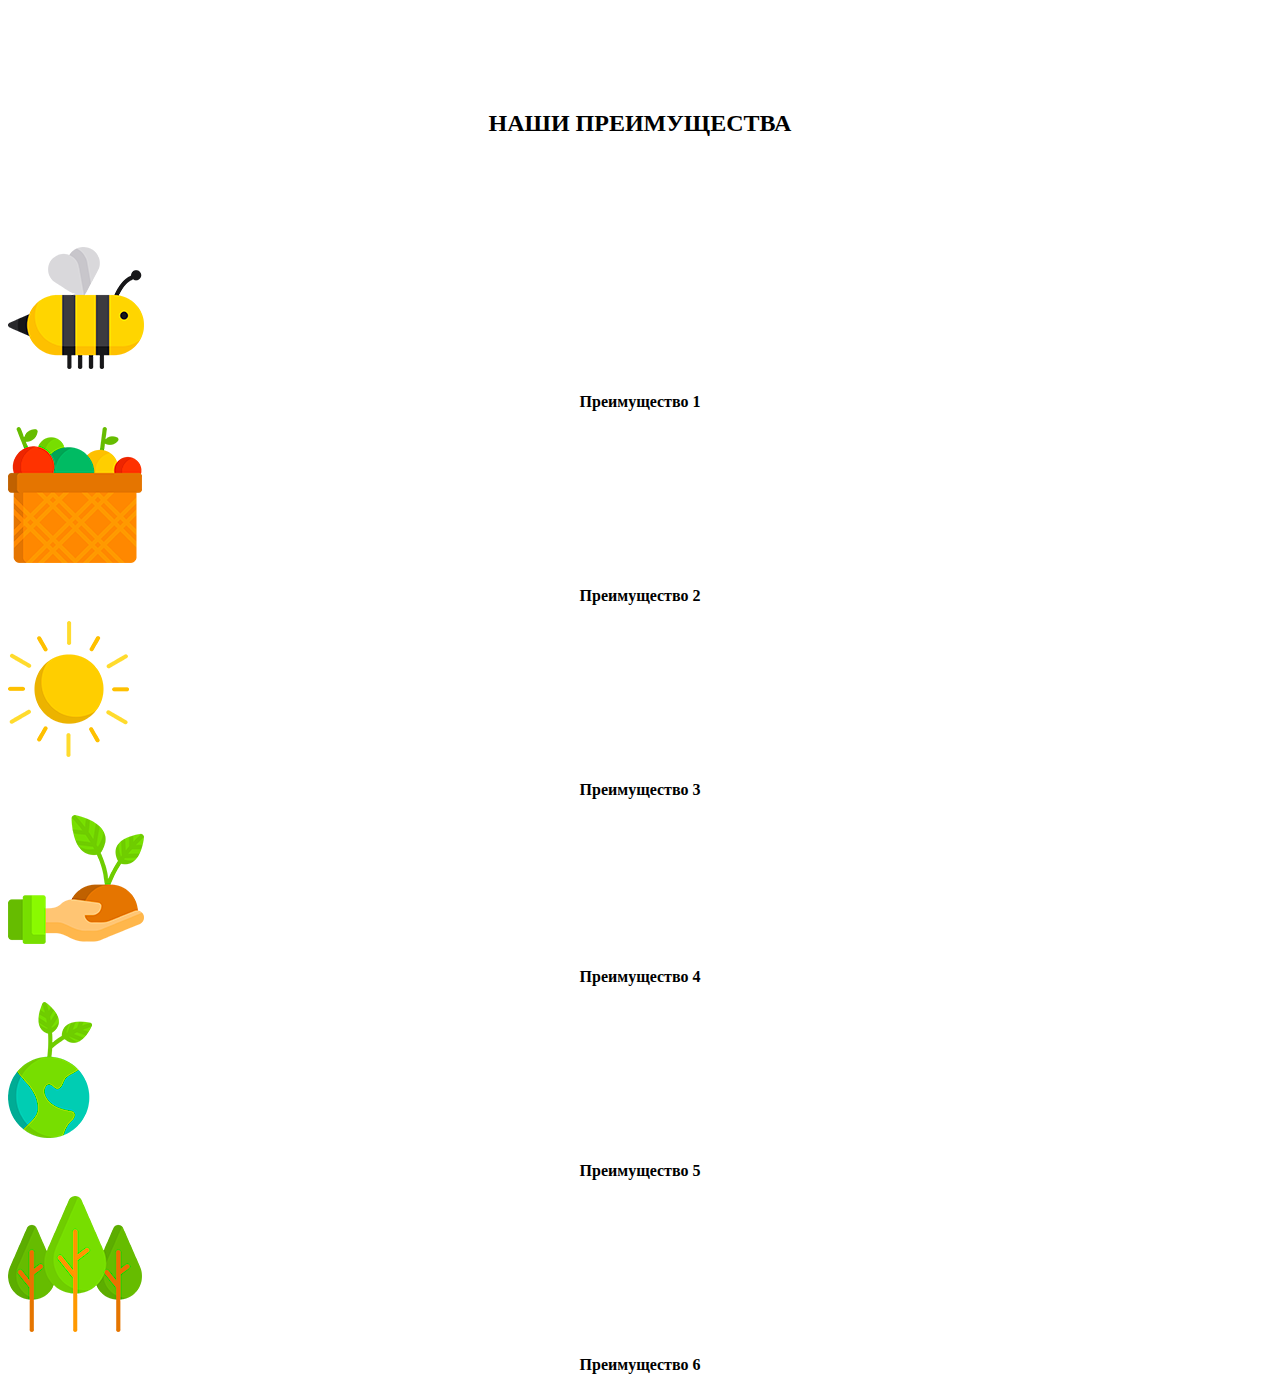
<file: урок-8/src/index.html>
<!DOCTYPE html>
	<html lang="en">
	<head>
		<meta charset="UTF-8">
		<meta name="viewport" content="width=device-width, initial-scale=1.0">
		<link rel="stylesheet" href="https://cdn.jsdelivr.net/npm/bootstrap@4.5.3/dist/css/bootstrap.min.css" integrity="sha384-TX8t27EcRE3e/ihU7zmQxVncDAy5uIKz4rEkgIXeMed4M0jlfIDPvg6uqKI2xXr2" crossorigin="anonymous">
		<link rel="stylesheet" href="css/styles.css">
		<title>Document</title>
	</head>
	<body>
		<div class="container">
			<div class="row">
				<div class="col text-center">
					<h2>Наши преимущества</h2>
				</div>
				</div>
				<div class="row  align-items-end no-gutters">
					<div class="col-sm-6 col-md-4 col-lg text-center mt-0">
						<img class="mx-auto d-block" src="img/1.png" alt="img/1.png">
						<p>Преимущество 1</p>
					</div>
					<div class="col-sm-6 col-md-4 col-lg text-center">
						<img class="mx-auto d-block " src="img/2.png" alt="img/2.png">
						<p>Преимущество 2</p>
					</div>
					<div class="col-sm-6 col-md-4 col-lg text-center">
						<img class="mx-auto d-block" src="img/3.png" alt="img/3.png">
						<p>Преимущество 3</p>
					</div>
					<div class="col-sm-6 col-md-4 col-lg text-center">
						<img class="mx-auto d-block" src="img/4.png" alt="img/4.png">
						<p>Преимущество 4</p>
					</div>
					<div class="col-sm-6 col-md-4 col-lg text-center">
						<img class="mx-auto d-block" src="img/5.png" alt="img/5.png">
						<p>Преимущество 5</p>
					</div>
					<div class="col-sm-6 col-md-4 col-lg text-center">
						<img class="mx-auto d-block" src="img/6.png" alt="img/6.png">
						<p>Преимущество 6</p>
					</div>
				</div>
			
		</div>
		
	</body>
	</html>
</file>
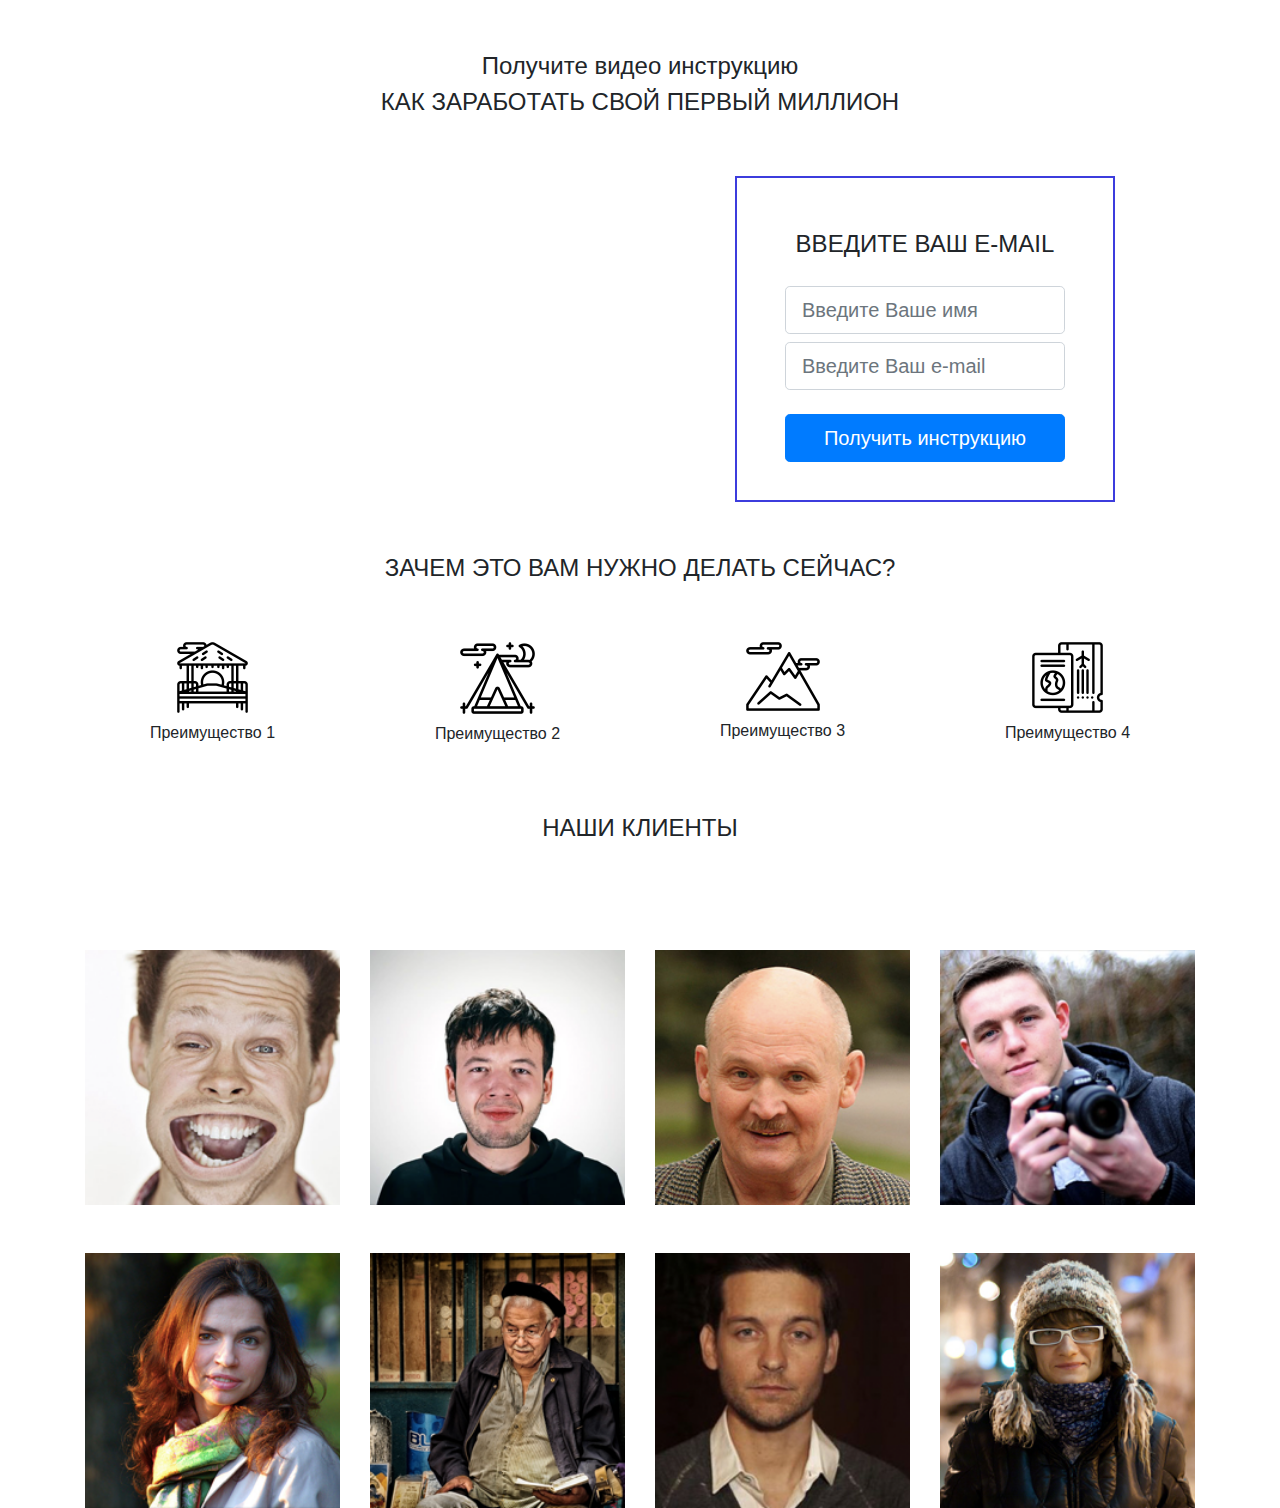
<file: урок-9/src/index.html>
<!DOCTYPE html>
	<html lang="en">
	<head>
		<meta charset="UTF-8">
		<meta name="viewport" content="width=device-width, initial-scale=1.0">
		<link rel="stylesheet" href="css/bootstrap.css">
		<link rel="stylesheet" href="css/styles.css">
		<title>Document</title>
	</head>
	<body>
		
		<div class="container">
			<div class="row justify-content-center">
				<div class="col-7">
					<h1 class="mt-5 text-center">Получите видео инструкцию<span class="header-1 text-uppercase">Как заработать свой первый миллион</span></h1>
				</div>
			</div>
			<div class="row mt-5 justify-content-center">
				<div class="col-xl-6 mb-1 col-video">
					<iframe width="100%" height="315" src="https://www.youtube.com/embed/ds3pVqO2SHk" frameborder="0" allow="accelerometer; autoplay; clipboard-write; encrypted-media; gyroscope; picture-in-picture" allowfullscreen>
					</iframe>
				</div>
				<div class="col-xl-4 px-5 pt-5 pb-3 custom-form">
					<form action="#">
						<div class="form-group text-center mb-0">
							<h2 class="form-header mb-4">Введите Ваш e-mail</h2>
							<input type="text" class="form-control form-control-lg mb-2" placeholder="Введите Ваше имя">
							<input type="text" class="form-control form-control-lg mb-2" placeholder="Введите Ваш e-mail">
							<button class="btn btn-primary btn-lg btn-block mt-4">Получить инструкцию</button>
						</div>
					</form>
				</div>
			</div>
			<div class="row mt-5 justify-content-center">
				<div class="col">
					<h2 class="text-center">Зачем это Вам нужно делать сейчас?</h2>
				</div>
			</div>
			<div class="row mt-5 justify-content-center">
				<div class="col-sm-3 col-6 text-center">
					<img src="img/01.png" alt="Преимущество_1">
					<p class="mt-2">Преимущество 1</p>
				</div>
				<div class="col-sm-3 col-6 text-center">
					<img src="img/02.png" alt="Преимущество_2">
					<p class="mt-2">Преимущество 2</p>
				</div>
				<div class="col-sm-3 col-6 text-center">
					<img src="img/03.png" alt="Преимущество_3">
					<p class="mt-2">Преимущество 3</p>
				</div>
				<div class="col-sm-3 col-6 text-center">
					<img src="img/04.png" alt="Преимущество_4">
					<p class="mt-2">Преимущество 4</p>
				</div>
			</div>
		<div class="row mt-5 justify-content-center">
				<div class="col">
					<h2 class="text-center">Наши клиенты</h2>
				</div>
		</div>
		<div class="row mt-5 justify-content-center">
			<div class="col-sm-3 col-6 text-center mt-5"><img src="img/clients/01.png" alt="img/clients/01.png" class="client"></div>
			<div class="col-sm-3 col-6 text-center mt-5"><img src="img/clients/02.png" alt="img/clients/02.png" class="client"></div>
			<div class="col-sm-3 col-6 text-center mt-5"><img src="img/clients/03.png" alt="img/clients/03.png" class="client"></div>
			<div class="col-sm-3 col-6 text-center mt-5"><img src="img/clients/04.png" alt="img/clients/04.png" class="client"></div>
			<div class="col-sm-3 col-6 text-center mt-5"><img src="img/clients/05.png" alt="img/clients/05.png" class="client"></div>
			<div class="col-sm-3 col-6 text-center mt-5"><img src="img/clients/06.png" alt="img/clients/06.png" class="client"></div>
			<div class="col-sm-3 col-6 text-center mt-5"><img src="img/clients/07.png" alt="img/clients/07.png" class="client"></div>
			<div class="col-sm-3 col-6 text-center mt-5"><img src="img/clients/08.jpg" alt="img/clients/08.jpg" class="client"></div>
		</div>
	</body>
	</html>
</file>
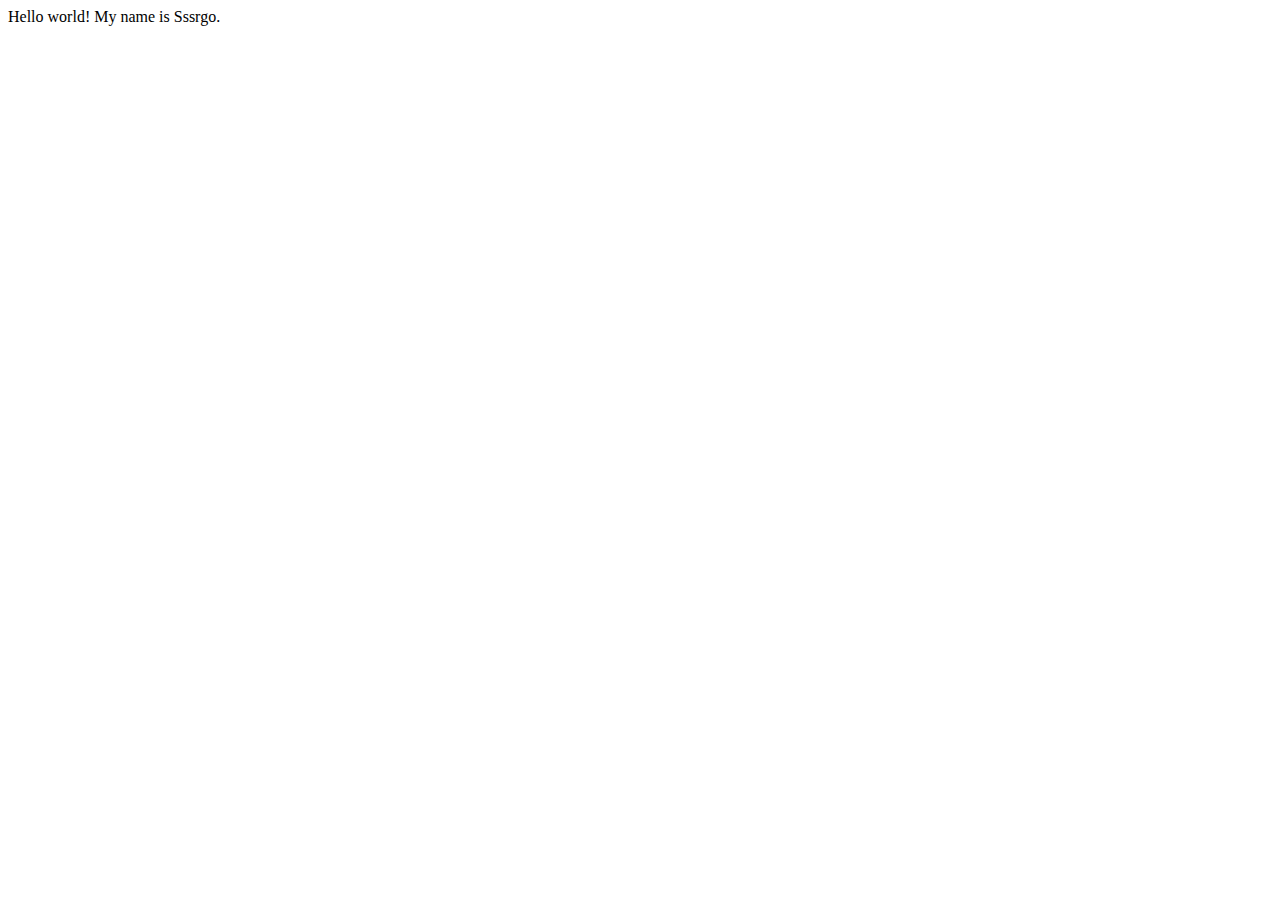
<file: FrontendMasters/Introduction HTML/DAY1/index.html>
<!DOCTYPE html>
<html lang="en">
<head>
    <meta charset="UTF-8">
    <meta http-equiv="X-UA-Compatible" content="IE=edge">
    <meta name="viewport" content="width=device-width, initial-scale=1.0">
    <title>My first web page</title> 
</head>
<body>
  Hello world! My name is Sssrgo.
</body>
</html>
</file>
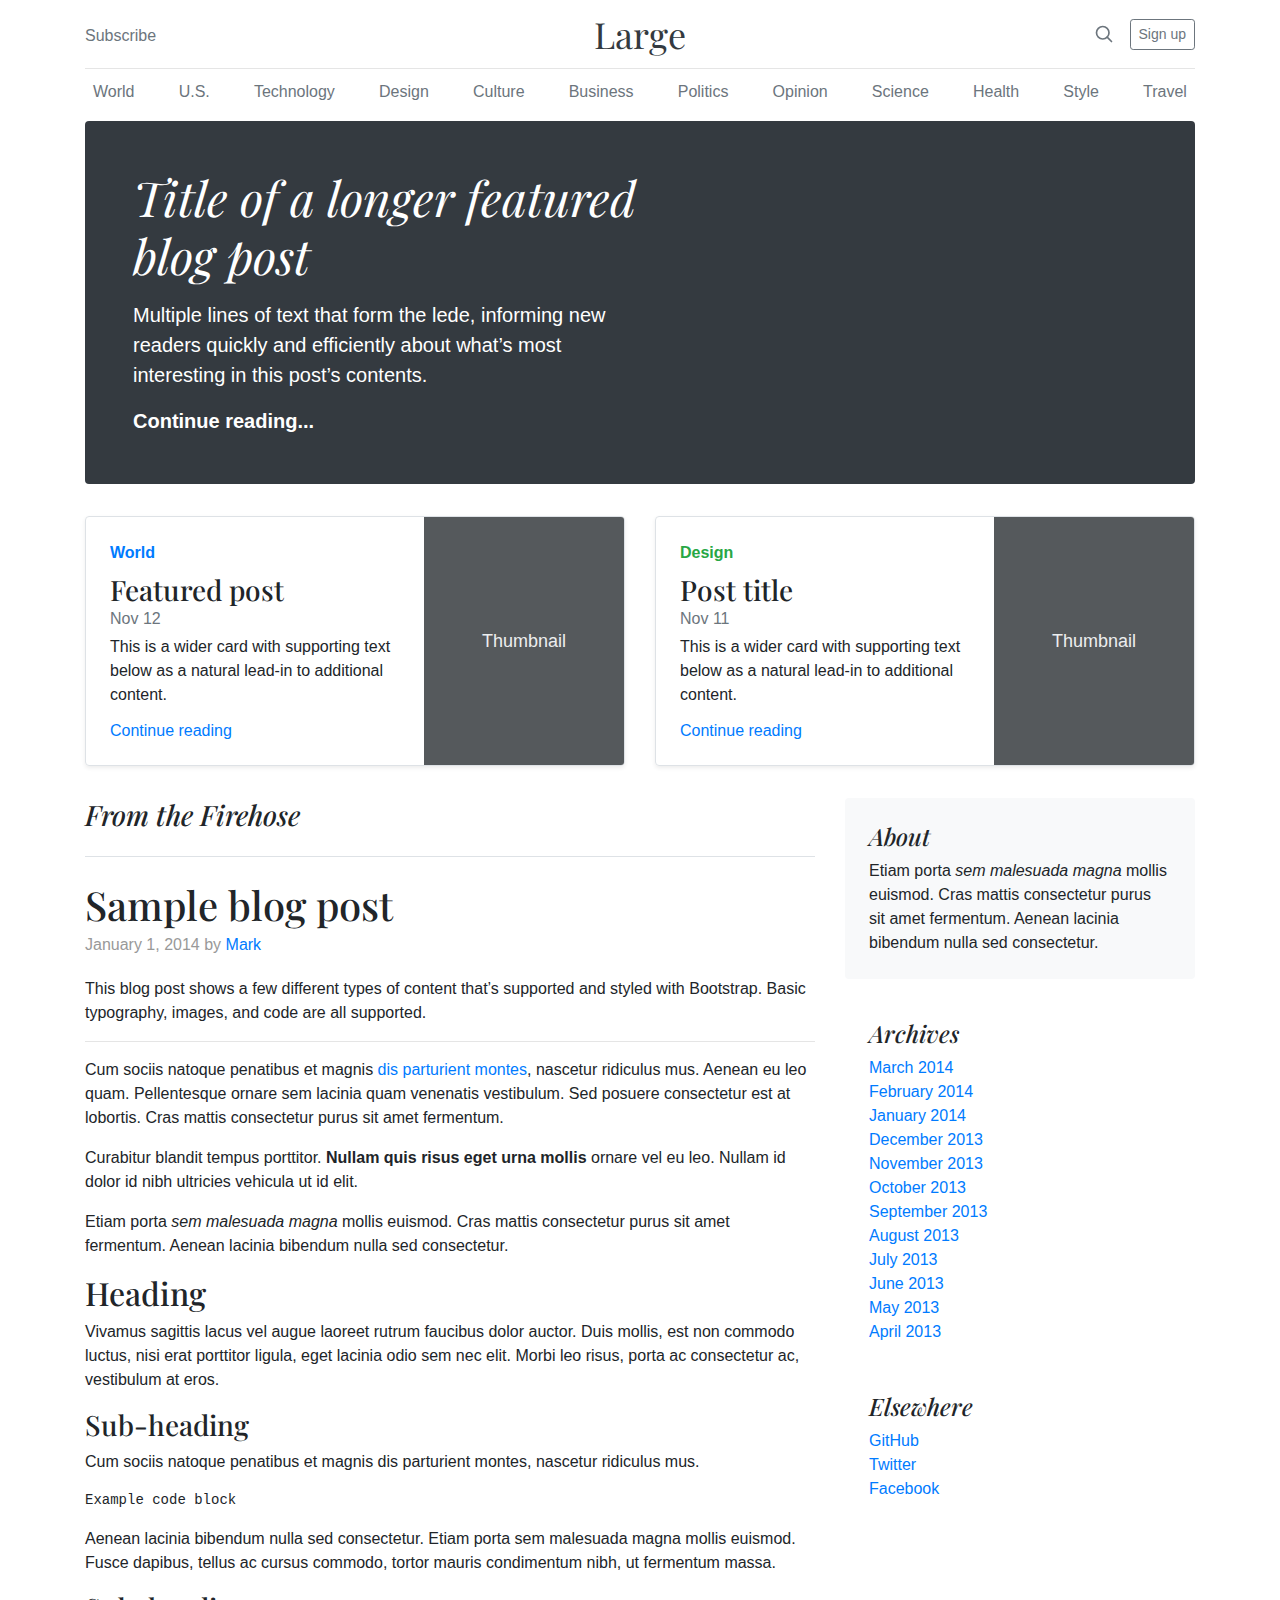
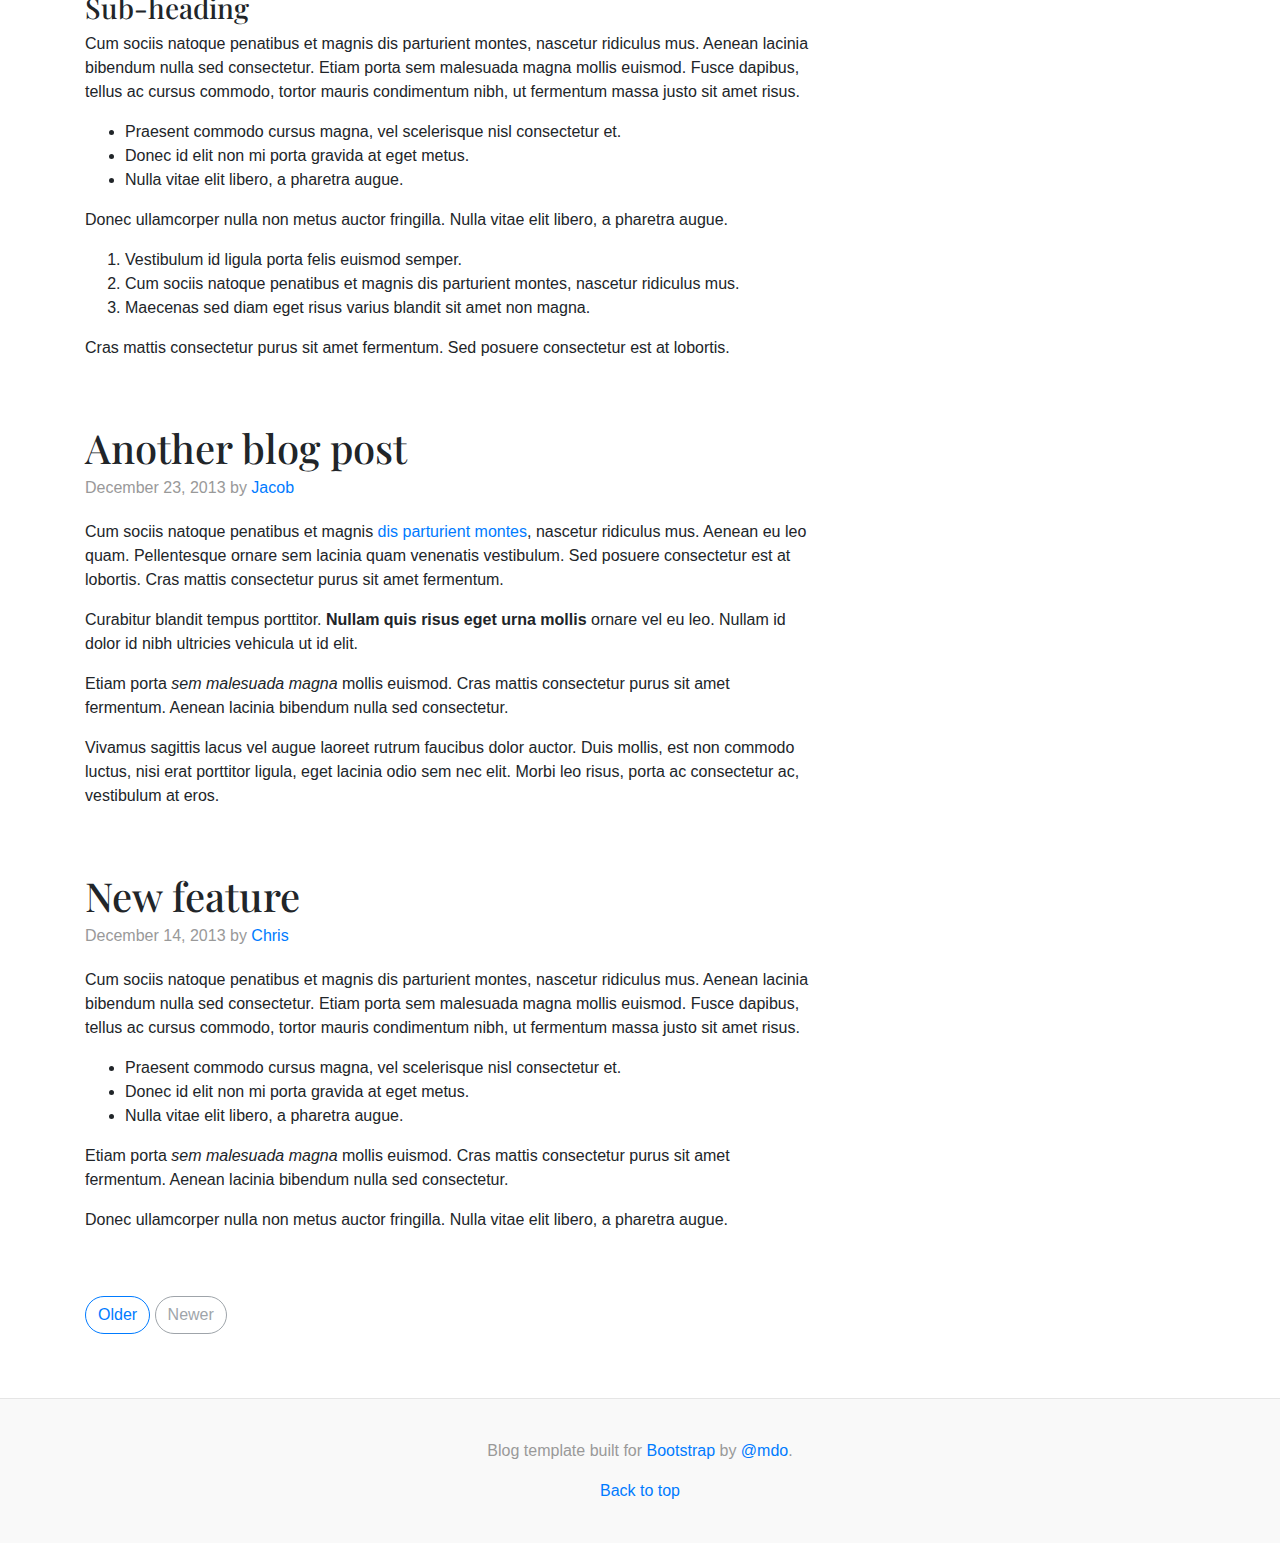
<file: Служебное/Библиотеки/bootstrap-4.5.3-examples/bootstrap-4.5.3-examples/blog/index.html>
<!doctype html>
<html lang="en">
  <head>
    <meta charset="utf-8">
    <meta name="viewport" content="width=device-width, initial-scale=1, shrink-to-fit=no">
    <meta name="description" content="">
    <meta name="author" content="Mark Otto, Jacob Thornton, and Bootstrap contributors">
    <meta name="generator" content="Jekyll v4.1.1">
    <title>Blog Template · Bootstrap</title>

    <link rel="canonical" href="https://getbootstrap.com/docs/4.5/examples/blog/">

    <!-- Bootstrap core CSS -->
<link href="../assets/dist/css/bootstrap.min.css" rel="stylesheet">

    <style>
      .bd-placeholder-img {
        font-size: 1.125rem;
        text-anchor: middle;
        -webkit-user-select: none;
        -moz-user-select: none;
        -ms-user-select: none;
        user-select: none;
      }

      @media (min-width: 768px) {
        .bd-placeholder-img-lg {
          font-size: 3.5rem;
        }
      }
    </style>
    <!-- Custom styles for this template -->
    <link href="https://fonts.googleapis.com/css?family=Playfair+Display:700,900" rel="stylesheet">
    <!-- Custom styles for this template -->
    <link href="blog.css" rel="stylesheet">
  </head>
  <body>
    <div class="container">
  <header class="blog-header py-3">
    <div class="row flex-nowrap justify-content-between align-items-center">
      <div class="col-4 pt-1">
        <a class="text-muted" href="#">Subscribe</a>
      </div>
      <div class="col-4 text-center">
        <a class="blog-header-logo text-dark" href="#">Large</a>
      </div>
      <div class="col-4 d-flex justify-content-end align-items-center">
        <a class="text-muted" href="#" aria-label="Search">
          <svg xmlns="http://www.w3.org/2000/svg" width="20" height="20" fill="none" stroke="currentColor" stroke-linecap="round" stroke-linejoin="round" stroke-width="2" class="mx-3" role="img" viewBox="0 0 24 24" focusable="false"><title>Search</title><circle cx="10.5" cy="10.5" r="7.5"/><path d="M21 21l-5.2-5.2"/></svg>
        </a>
        <a class="btn btn-sm btn-outline-secondary" href="#">Sign up</a>
      </div>
    </div>
  </header>

  <div class="nav-scroller py-1 mb-2">
    <nav class="nav d-flex justify-content-between">
      <a class="p-2 text-muted" href="#">World</a>
      <a class="p-2 text-muted" href="#">U.S.</a>
      <a class="p-2 text-muted" href="#">Technology</a>
      <a class="p-2 text-muted" href="#">Design</a>
      <a class="p-2 text-muted" href="#">Culture</a>
      <a class="p-2 text-muted" href="#">Business</a>
      <a class="p-2 text-muted" href="#">Politics</a>
      <a class="p-2 text-muted" href="#">Opinion</a>
      <a class="p-2 text-muted" href="#">Science</a>
      <a class="p-2 text-muted" href="#">Health</a>
      <a class="p-2 text-muted" href="#">Style</a>
      <a class="p-2 text-muted" href="#">Travel</a>
    </nav>
  </div>

  <div class="jumbotron p-4 p-md-5 text-white rounded bg-dark">
    <div class="col-md-6 px-0">
      <h1 class="display-4 font-italic">Title of a longer featured blog post</h1>
      <p class="lead my-3">Multiple lines of text that form the lede, informing new readers quickly and efficiently about what’s most interesting in this post’s contents.</p>
      <p class="lead mb-0"><a href="#" class="text-white font-weight-bold">Continue reading...</a></p>
    </div>
  </div>

  <div class="row mb-2">
    <div class="col-md-6">
      <div class="row no-gutters border rounded overflow-hidden flex-md-row mb-4 shadow-sm h-md-250 position-relative">
        <div class="col p-4 d-flex flex-column position-static">
          <strong class="d-inline-block mb-2 text-primary">World</strong>
          <h3 class="mb-0">Featured post</h3>
          <div class="mb-1 text-muted">Nov 12</div>
          <p class="card-text mb-auto">This is a wider card with supporting text below as a natural lead-in to additional content.</p>
          <a href="#" class="stretched-link">Continue reading</a>
        </div>
        <div class="col-auto d-none d-lg-block">
          <svg class="bd-placeholder-img" width="200" height="250" xmlns="http://www.w3.org/2000/svg" preserveAspectRatio="xMidYMid slice" focusable="false" role="img" aria-label="Placeholder: Thumbnail"><title>Placeholder</title><rect width="100%" height="100%" fill="#55595c"/><text x="50%" y="50%" fill="#eceeef" dy=".3em">Thumbnail</text></svg>
        </div>
      </div>
    </div>
    <div class="col-md-6">
      <div class="row no-gutters border rounded overflow-hidden flex-md-row mb-4 shadow-sm h-md-250 position-relative">
        <div class="col p-4 d-flex flex-column position-static">
          <strong class="d-inline-block mb-2 text-success">Design</strong>
          <h3 class="mb-0">Post title</h3>
          <div class="mb-1 text-muted">Nov 11</div>
          <p class="mb-auto">This is a wider card with supporting text below as a natural lead-in to additional content.</p>
          <a href="#" class="stretched-link">Continue reading</a>
        </div>
        <div class="col-auto d-none d-lg-block">
          <svg class="bd-placeholder-img" width="200" height="250" xmlns="http://www.w3.org/2000/svg" preserveAspectRatio="xMidYMid slice" focusable="false" role="img" aria-label="Placeholder: Thumbnail"><title>Placeholder</title><rect width="100%" height="100%" fill="#55595c"/><text x="50%" y="50%" fill="#eceeef" dy=".3em">Thumbnail</text></svg>
        </div>
      </div>
    </div>
  </div>
</div>

<main role="main" class="container">
  <div class="row">
    <div class="col-md-8 blog-main">
      <h3 class="pb-4 mb-4 font-italic border-bottom">
        From the Firehose
      </h3>

      <div class="blog-post">
        <h2 class="blog-post-title">Sample blog post</h2>
        <p class="blog-post-meta">January 1, 2014 by <a href="#">Mark</a></p>

        <p>This blog post shows a few different types of content that’s supported and styled with Bootstrap. Basic typography, images, and code are all supported.</p>
        <hr>
        <p>Cum sociis natoque penatibus et magnis <a href="#">dis parturient montes</a>, nascetur ridiculus mus. Aenean eu leo quam. Pellentesque ornare sem lacinia quam venenatis vestibulum. Sed posuere consectetur est at lobortis. Cras mattis consectetur purus sit amet fermentum.</p>
        <blockquote>
          <p>Curabitur blandit tempus porttitor. <strong>Nullam quis risus eget urna mollis</strong> ornare vel eu leo. Nullam id dolor id nibh ultricies vehicula ut id elit.</p>
        </blockquote>
        <p>Etiam porta <em>sem malesuada magna</em> mollis euismod. Cras mattis consectetur purus sit amet fermentum. Aenean lacinia bibendum nulla sed consectetur.</p>
        <h2>Heading</h2>
        <p>Vivamus sagittis lacus vel augue laoreet rutrum faucibus dolor auctor. Duis mollis, est non commodo luctus, nisi erat porttitor ligula, eget lacinia odio sem nec elit. Morbi leo risus, porta ac consectetur ac, vestibulum at eros.</p>
        <h3>Sub-heading</h3>
        <p>Cum sociis natoque penatibus et magnis dis parturient montes, nascetur ridiculus mus.</p>
        <pre><code>Example code block</code></pre>
        <p>Aenean lacinia bibendum nulla sed consectetur. Etiam porta sem malesuada magna mollis euismod. Fusce dapibus, tellus ac cursus commodo, tortor mauris condimentum nibh, ut fermentum massa.</p>
        <h3>Sub-heading</h3>
        <p>Cum sociis natoque penatibus et magnis dis parturient montes, nascetur ridiculus mus. Aenean lacinia bibendum nulla sed consectetur. Etiam porta sem malesuada magna mollis euismod. Fusce dapibus, tellus ac cursus commodo, tortor mauris condimentum nibh, ut fermentum massa justo sit amet risus.</p>
        <ul>
          <li>Praesent commodo cursus magna, vel scelerisque nisl consectetur et.</li>
          <li>Donec id elit non mi porta gravida at eget metus.</li>
          <li>Nulla vitae elit libero, a pharetra augue.</li>
        </ul>
        <p>Donec ullamcorper nulla non metus auctor fringilla. Nulla vitae elit libero, a pharetra augue.</p>
        <ol>
          <li>Vestibulum id ligula porta felis euismod semper.</li>
          <li>Cum sociis natoque penatibus et magnis dis parturient montes, nascetur ridiculus mus.</li>
          <li>Maecenas sed diam eget risus varius blandit sit amet non magna.</li>
        </ol>
        <p>Cras mattis consectetur purus sit amet fermentum. Sed posuere consectetur est at lobortis.</p>
      </div><!-- /.blog-post -->

      <div class="blog-post">
        <h2 class="blog-post-title">Another blog post</h2>
        <p class="blog-post-meta">December 23, 2013 by <a href="#">Jacob</a></p>

        <p>Cum sociis natoque penatibus et magnis <a href="#">dis parturient montes</a>, nascetur ridiculus mus. Aenean eu leo quam. Pellentesque ornare sem lacinia quam venenatis vestibulum. Sed posuere consectetur est at lobortis. Cras mattis consectetur purus sit amet fermentum.</p>
        <blockquote>
          <p>Curabitur blandit tempus porttitor. <strong>Nullam quis risus eget urna mollis</strong> ornare vel eu leo. Nullam id dolor id nibh ultricies vehicula ut id elit.</p>
        </blockquote>
        <p>Etiam porta <em>sem malesuada magna</em> mollis euismod. Cras mattis consectetur purus sit amet fermentum. Aenean lacinia bibendum nulla sed consectetur.</p>
        <p>Vivamus sagittis lacus vel augue laoreet rutrum faucibus dolor auctor. Duis mollis, est non commodo luctus, nisi erat porttitor ligula, eget lacinia odio sem nec elit. Morbi leo risus, porta ac consectetur ac, vestibulum at eros.</p>
      </div><!-- /.blog-post -->

      <div class="blog-post">
        <h2 class="blog-post-title">New feature</h2>
        <p class="blog-post-meta">December 14, 2013 by <a href="#">Chris</a></p>

        <p>Cum sociis natoque penatibus et magnis dis parturient montes, nascetur ridiculus mus. Aenean lacinia bibendum nulla sed consectetur. Etiam porta sem malesuada magna mollis euismod. Fusce dapibus, tellus ac cursus commodo, tortor mauris condimentum nibh, ut fermentum massa justo sit amet risus.</p>
        <ul>
          <li>Praesent commodo cursus magna, vel scelerisque nisl consectetur et.</li>
          <li>Donec id elit non mi porta gravida at eget metus.</li>
          <li>Nulla vitae elit libero, a pharetra augue.</li>
        </ul>
        <p>Etiam porta <em>sem malesuada magna</em> mollis euismod. Cras mattis consectetur purus sit amet fermentum. Aenean lacinia bibendum nulla sed consectetur.</p>
        <p>Donec ullamcorper nulla non metus auctor fringilla. Nulla vitae elit libero, a pharetra augue.</p>
      </div><!-- /.blog-post -->

      <nav class="blog-pagination">
        <a class="btn btn-outline-primary" href="#">Older</a>
        <a class="btn btn-outline-secondary disabled" href="#" tabindex="-1" aria-disabled="true">Newer</a>
      </nav>

    </div><!-- /.blog-main -->

    <aside class="col-md-4 blog-sidebar">
      <div class="p-4 mb-3 bg-light rounded">
        <h4 class="font-italic">About</h4>
        <p class="mb-0">Etiam porta <em>sem malesuada magna</em> mollis euismod. Cras mattis consectetur purus sit amet fermentum. Aenean lacinia bibendum nulla sed consectetur.</p>
      </div>

      <div class="p-4">
        <h4 class="font-italic">Archives</h4>
        <ol class="list-unstyled mb-0">
          <li><a href="#">March 2014</a></li>
          <li><a href="#">February 2014</a></li>
          <li><a href="#">January 2014</a></li>
          <li><a href="#">December 2013</a></li>
          <li><a href="#">November 2013</a></li>
          <li><a href="#">October 2013</a></li>
          <li><a href="#">September 2013</a></li>
          <li><a href="#">August 2013</a></li>
          <li><a href="#">July 2013</a></li>
          <li><a href="#">June 2013</a></li>
          <li><a href="#">May 2013</a></li>
          <li><a href="#">April 2013</a></li>
        </ol>
      </div>

      <div class="p-4">
        <h4 class="font-italic">Elsewhere</h4>
        <ol class="list-unstyled">
          <li><a href="#">GitHub</a></li>
          <li><a href="#">Twitter</a></li>
          <li><a href="#">Facebook</a></li>
        </ol>
      </div>
    </aside><!-- /.blog-sidebar -->

  </div><!-- /.row -->

</main><!-- /.container -->

<footer class="blog-footer">
  <p>Blog template built for <a href="https://getbootstrap.com/">Bootstrap</a> by <a href="https://twitter.com/mdo">@mdo</a>.</p>
  <p>
    <a href="#">Back to top</a>
  </p>
</footer>
</body>
</html>
</file>
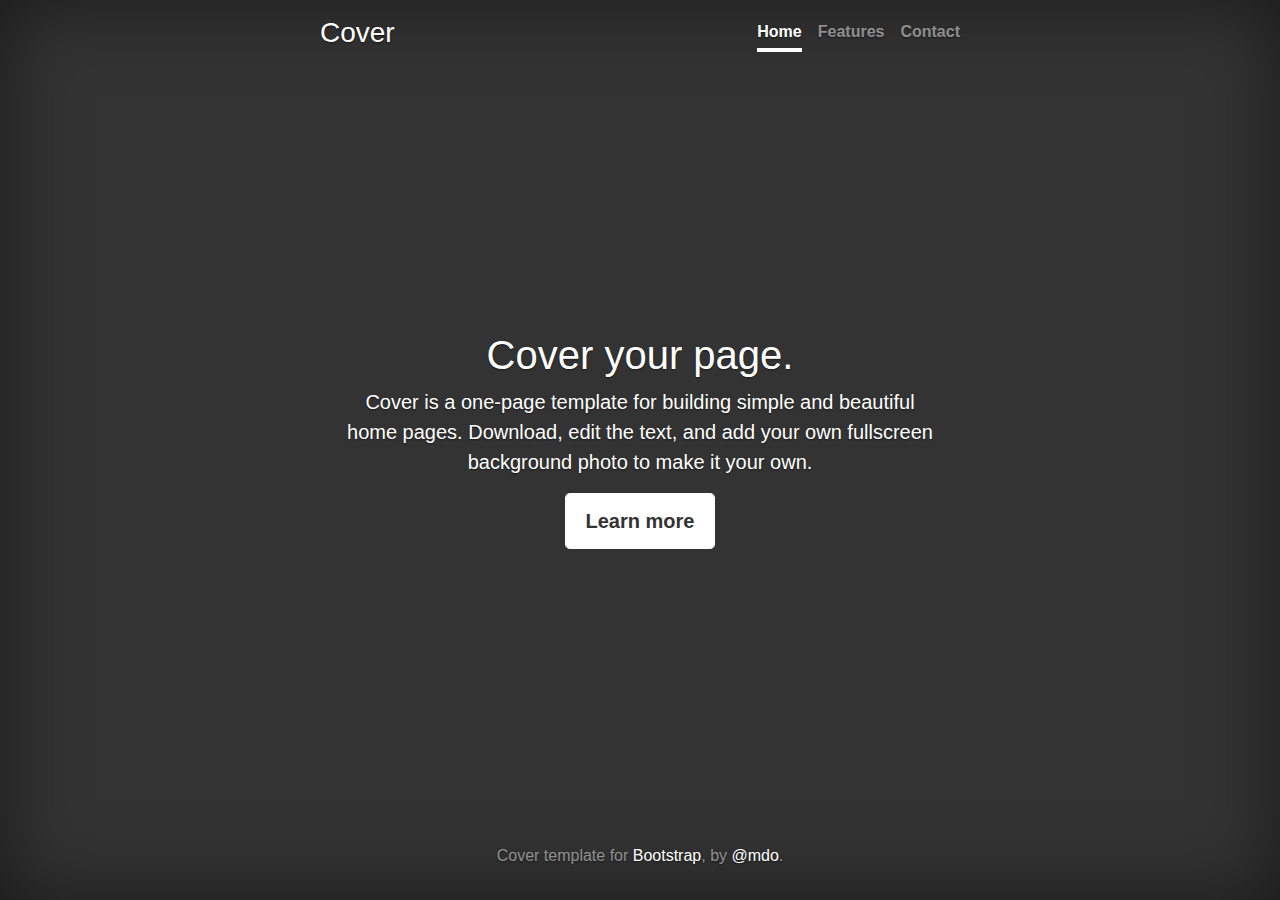
<file: Служебное/Библиотеки/bootstrap-4.5.3-examples/bootstrap-4.5.3-examples/cover/index.html>
<!doctype html>
<html lang="en">
  <head>
    <meta charset="utf-8">
    <meta name="viewport" content="width=device-width, initial-scale=1, shrink-to-fit=no">
    <meta name="description" content="">
    <meta name="author" content="Mark Otto, Jacob Thornton, and Bootstrap contributors">
    <meta name="generator" content="Jekyll v4.1.1">
    <title>Cover Template · Bootstrap</title>

    <link rel="canonical" href="https://getbootstrap.com/docs/4.5/examples/cover/">

    <!-- Bootstrap core CSS -->
<link href="../assets/dist/css/bootstrap.min.css" rel="stylesheet">

    <style>
      .bd-placeholder-img {
        font-size: 1.125rem;
        text-anchor: middle;
        -webkit-user-select: none;
        -moz-user-select: none;
        -ms-user-select: none;
        user-select: none;
      }

      @media (min-width: 768px) {
        .bd-placeholder-img-lg {
          font-size: 3.5rem;
        }
      }
    </style>
    <!-- Custom styles for this template -->
    <link href="cover.css" rel="stylesheet">
  </head>
  <body class="text-center">
    <div class="cover-container d-flex w-100 h-100 p-3 mx-auto flex-column">
  <header class="masthead mb-auto">
    <div class="inner">
      <h3 class="masthead-brand">Cover</h3>
      <nav class="nav nav-masthead justify-content-center">
        <a class="nav-link active" href="#">Home</a>
        <a class="nav-link" href="#">Features</a>
        <a class="nav-link" href="#">Contact</a>
      </nav>
    </div>
  </header>

  <main role="main" class="inner cover">
    <h1 class="cover-heading">Cover your page.</h1>
    <p class="lead">Cover is a one-page template for building simple and beautiful home pages. Download, edit the text, and add your own fullscreen background photo to make it your own.</p>
    <p class="lead">
      <a href="#" class="btn btn-lg btn-secondary">Learn more</a>
    </p>
  </main>

  <footer class="mastfoot mt-auto">
    <div class="inner">
      <p>Cover template for <a href="https://getbootstrap.com/">Bootstrap</a>, by <a href="https://twitter.com/mdo">@mdo</a>.</p>
    </div>
  </footer>
</div>
</body>
</html>
</file>
<file: урок-3/src/css/style.css>
* {
	box-sizing: border-box;
}

body {
	font-family: Tahoma, sans-serif;
	line-height: 1.5;
}

.section {
	padding: 30px 10%;
}

.header {
	margin-top: 80px;
	font-size: 24px;
	text-align: center;
}

.header span {
	font-weight: 400;
	display: block;
}

.header strong {
	font-weight: 900;
	text-transform: uppercase;
}
.main{
	text-align: center;
	margin-top: 80px;
}
.video, .form{
	display: inline-block;
	vertical-align: top;
}
.form{
	margin-left: 30px;
	text-align: center;
	border: 5px solid #2727d9;
	padding: 20px;
}
.form-header{
	margin-bottom: 28px;
	text-align: center;
	font-size: 20px;
	font-weight: 900;
}
input {
	display: block;
	margin-top: 10px;
	width: 300px;
	padding: 17px;
	font-size: 18px;
	border: 1px solid #333;
}
.btn{
	margin-top: 10px;
	width: 300px;
	height: 60px;
	font-size: 18px;
	font-weight: 900;
	color: #fff;
	background-color: #2727d9;
	border: none;
	display: block;
	margin: 11px auto;
}
.col{
	display: inline-block;
	text-align: center;
	margin: 10px 40px;
}
h2{
	text-align: center;
	text-transform: uppercase;
	font-weight: 900;
	font-size: 24px;
}
.features{
	text-align: center;
	margin: 60px auto;
}
.clients-header{
	margin-bottom: 40px;
}
.galery img{
	margin: 22px 22px auto auto;
}
.galery{
	text-align: center;
}
</file>
<file: урок-7/src/css/style.css>
h1, h2, h3, h4, h5 {
	text-align: center;
}

div img {
	border: 5px solid red;
}

.img {
	text-align: center;
}

h3, h4 {
	background: red;
	margin: 0 auto;
	width: 200px;

}

h4 {
	background: blue;
}

a {
	color: #ffffff;

}

.bold{
	font-weight: bold;
	color: blue;
}

.coursive {
font-style: italic;
color: yellow;
background-color: red;
}
</file>
<file: урок-8/src/css/styles.css>
h2 {
	text-transform: uppercase;
	text-align: center;
	margin: 110px 0px;
}
p {
	text-align: center;
	margin-top: 20px;
	font-weight: 600;
}

img{
	text-align: center;
}
</file>
<file: урок-9/src/css/styles.css>
span.header-1{
	display: block;
}

.custom-form{
	border: 2px solid #3c3cdd;
}

h1, h2{
	font-size: 24px;
	line-height: 1.5em;
}

h2 {
	text-transform: uppercase;
}
img.client{
	width: 100%;
}
</file>
<file: Служебное/Библиотеки/bootstrap-4.5.3-examples/bootstrap-4.5.3-examples/blog/blog.css>
/* stylelint-disable selector-list-comma-newline-after */

.blog-header {
  line-height: 1;
  border-bottom: 1px solid #e5e5e5;
}

.blog-header-logo {
  font-family: "Playfair Display", Georgia, "Times New Roman", serif;
  font-size: 2.25rem;
}

.blog-header-logo:hover {
  text-decoration: none;
}

h1, h2, h3, h4, h5, h6 {
  font-family: "Playfair Display", Georgia, "Times New Roman", serif;
}

.display-4 {
  font-size: 2.5rem;
}
@media (min-width: 768px) {
  .display-4 {
    font-size: 3rem;
  }
}

.nav-scroller {
  position: relative;
  z-index: 2;
  height: 2.75rem;
  overflow-y: hidden;
}

.nav-scroller .nav {
  display: -ms-flexbox;
  display: flex;
  -ms-flex-wrap: nowrap;
  flex-wrap: nowrap;
  padding-bottom: 1rem;
  margin-top: -1px;
  overflow-x: auto;
  text-align: center;
  white-space: nowrap;
  -webkit-overflow-scrolling: touch;
}

.nav-scroller .nav-link {
  padding-top: .75rem;
  padding-bottom: .75rem;
  font-size: .875rem;
}

.card-img-right {
  height: 100%;
  border-radius: 0 3px 3px 0;
}

.flex-auto {
  -ms-flex: 0 0 auto;
  flex: 0 0 auto;
}

.h-250 { height: 250px; }
@media (min-width: 768px) {
  .h-md-250 { height: 250px; }
}

/* Pagination */
.blog-pagination {
  margin-bottom: 4rem;
}
.blog-pagination > .btn {
  border-radius: 2rem;
}

/*
 * Blog posts
 */
.blog-post {
  margin-bottom: 4rem;
}
.blog-post-title {
  margin-bottom: .25rem;
  font-size: 2.5rem;
}
.blog-post-meta {
  margin-bottom: 1.25rem;
  color: #999;
}

/*
 * Footer
 */
.blog-footer {
  padding: 2.5rem 0;
  color: #999;
  text-align: center;
  background-color: #f9f9f9;
  border-top: .05rem solid #e5e5e5;
}
.blog-footer p:last-child {
  margin-bottom: 0;
}
</file>
<file: Служебное/Библиотеки/bootstrap-4.5.3-examples/bootstrap-4.5.3-examples/cover/cover.css>
/*
 * Globals
 */

/* Links */
a,
a:focus,
a:hover {
  color: #fff;
}

/* Custom default button */
.btn-secondary,
.btn-secondary:hover,
.btn-secondary:focus {
  color: #333;
  text-shadow: none; /* Prevent inheritance from `body` */
  background-color: #fff;
  border: .05rem solid #fff;
}


/*
 * Base structure
 */

html,
body {
  height: 100%;
  background-color: #333;
}

body {
  display: -ms-flexbox;
  display: flex;
  color: #fff;
  text-shadow: 0 .05rem .1rem rgba(0, 0, 0, .5);
  box-shadow: inset 0 0 5rem rgba(0, 0, 0, .5);
}

.cover-container {
  max-width: 42em;
}


/*
 * Header
 */
.masthead {
  margin-bottom: 2rem;
}

.masthead-brand {
  margin-bottom: 0;
}

.nav-masthead .nav-link {
  padding: .25rem 0;
  font-weight: 700;
  color: rgba(255, 255, 255, .5);
  background-color: transparent;
  border-bottom: .25rem solid transparent;
}

.nav-masthead .nav-link:hover,
.nav-masthead .nav-link:focus {
  border-bottom-color: rgba(255, 255, 255, .25);
}

.nav-masthead .nav-link + .nav-link {
  margin-left: 1rem;
}

.nav-masthead .active {
  color: #fff;
  border-bottom-color: #fff;
}

@media (min-width: 48em) {
  .masthead-brand {
    float: left;
  }
  .nav-masthead {
    float: right;
  }
}


/*
 * Cover
 */
.cover {
  padding: 0 1.5rem;
}
.cover .btn-lg {
  padding: .75rem 1.25rem;
  font-weight: 700;
}


/*
 * Footer
 */
.mastfoot {
  color: rgba(255, 255, 255, .5);
}
</file>
